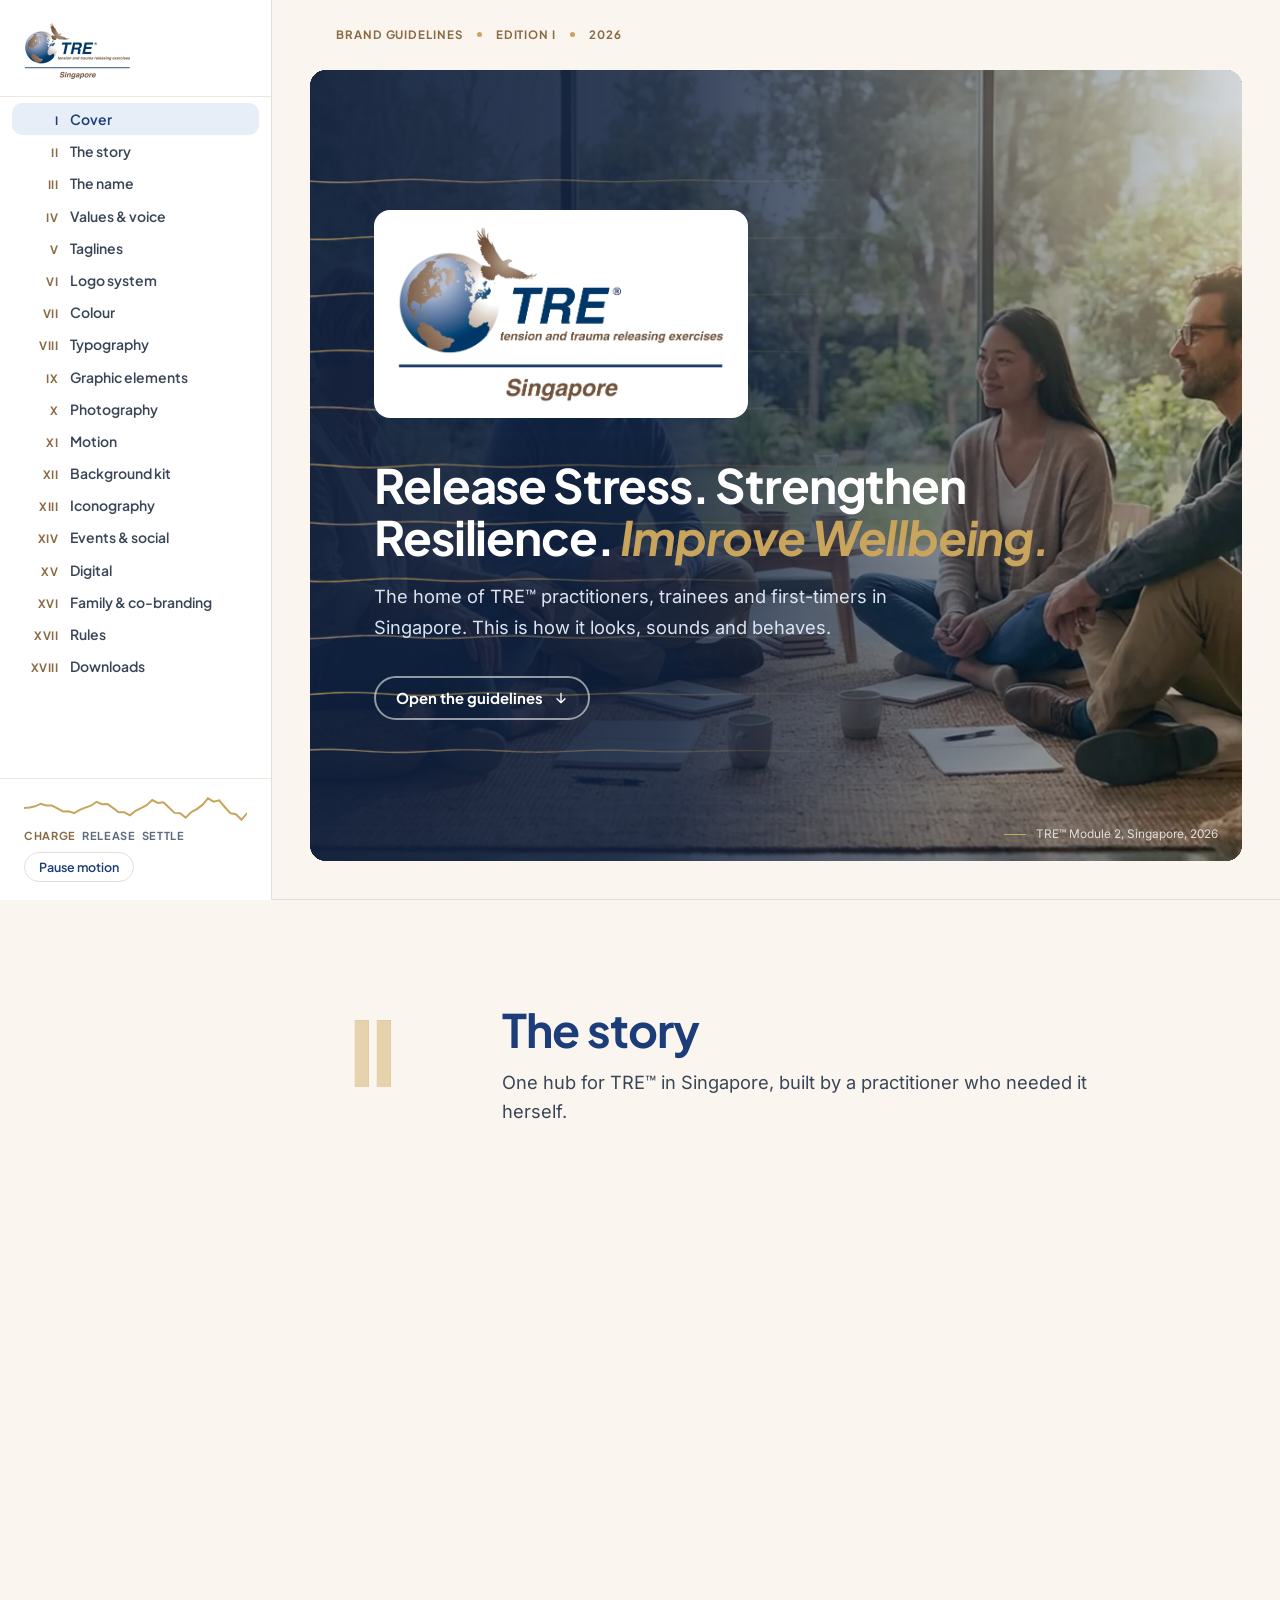
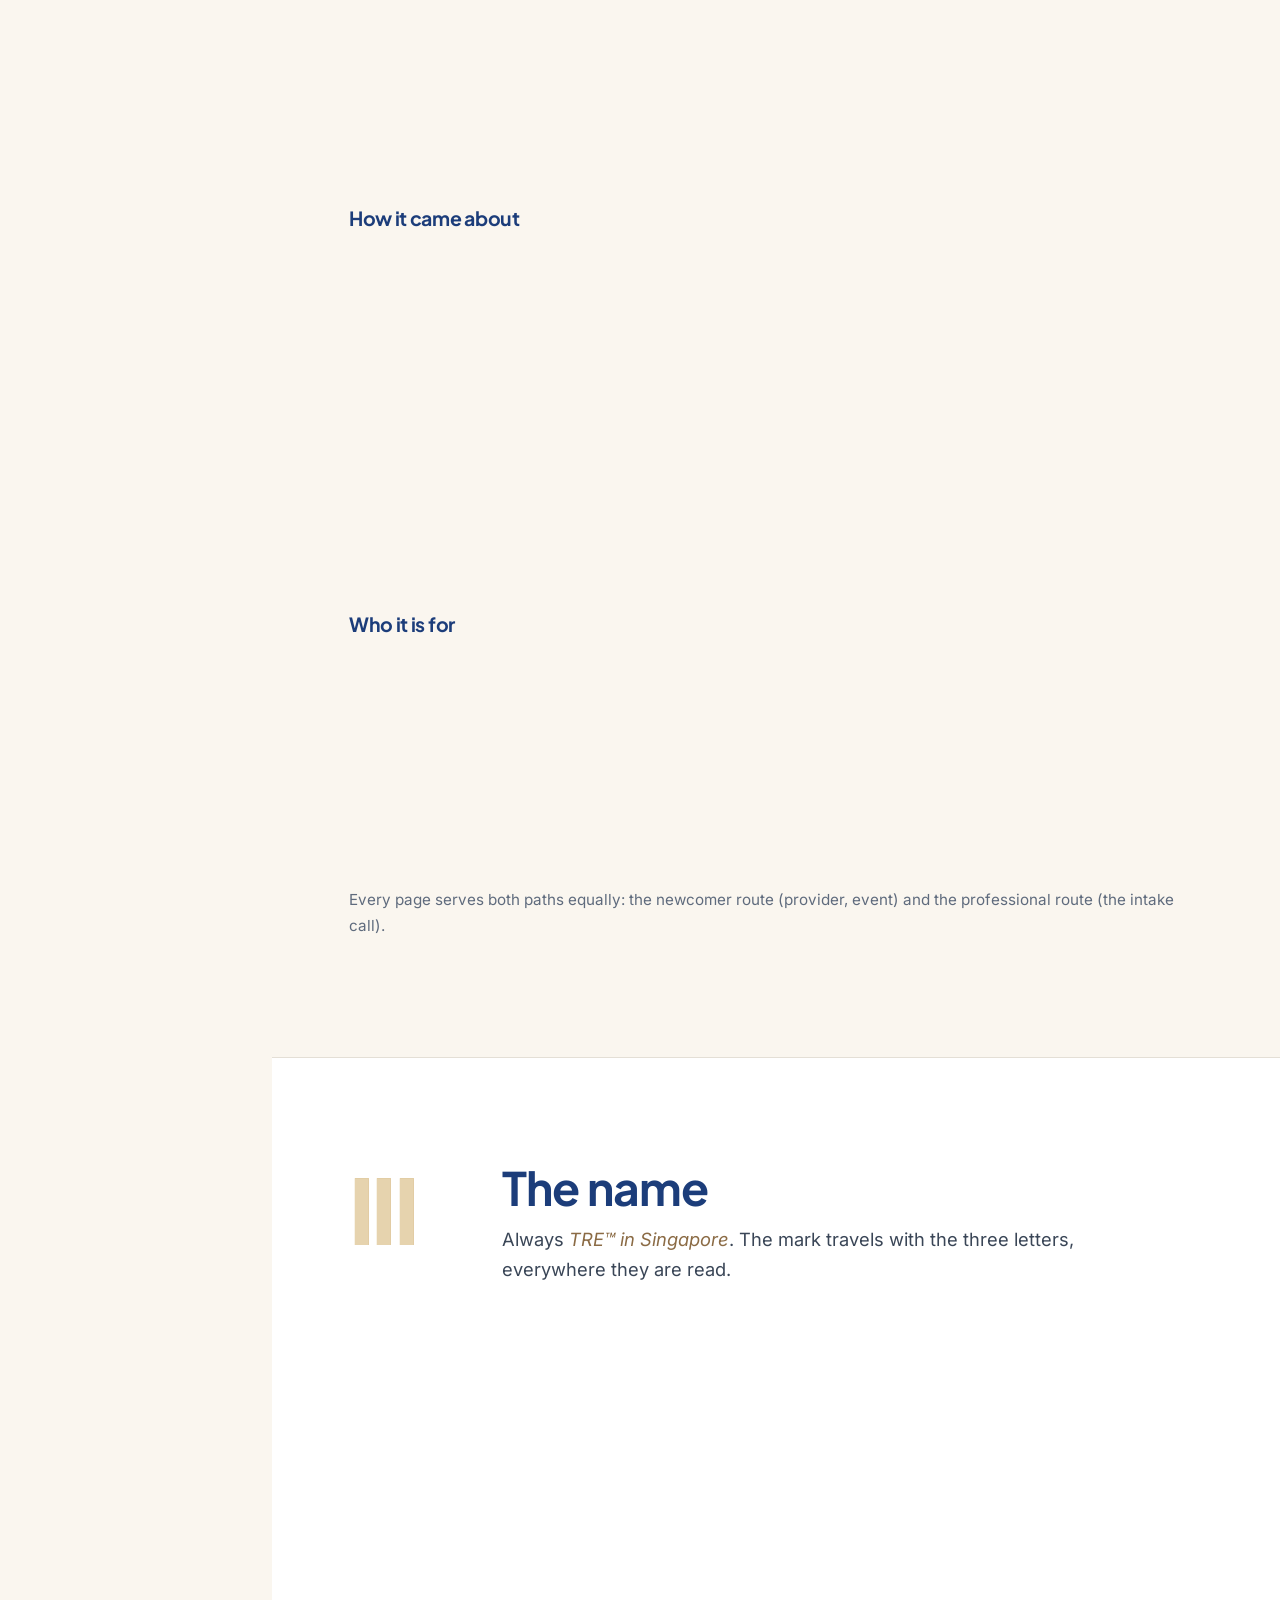
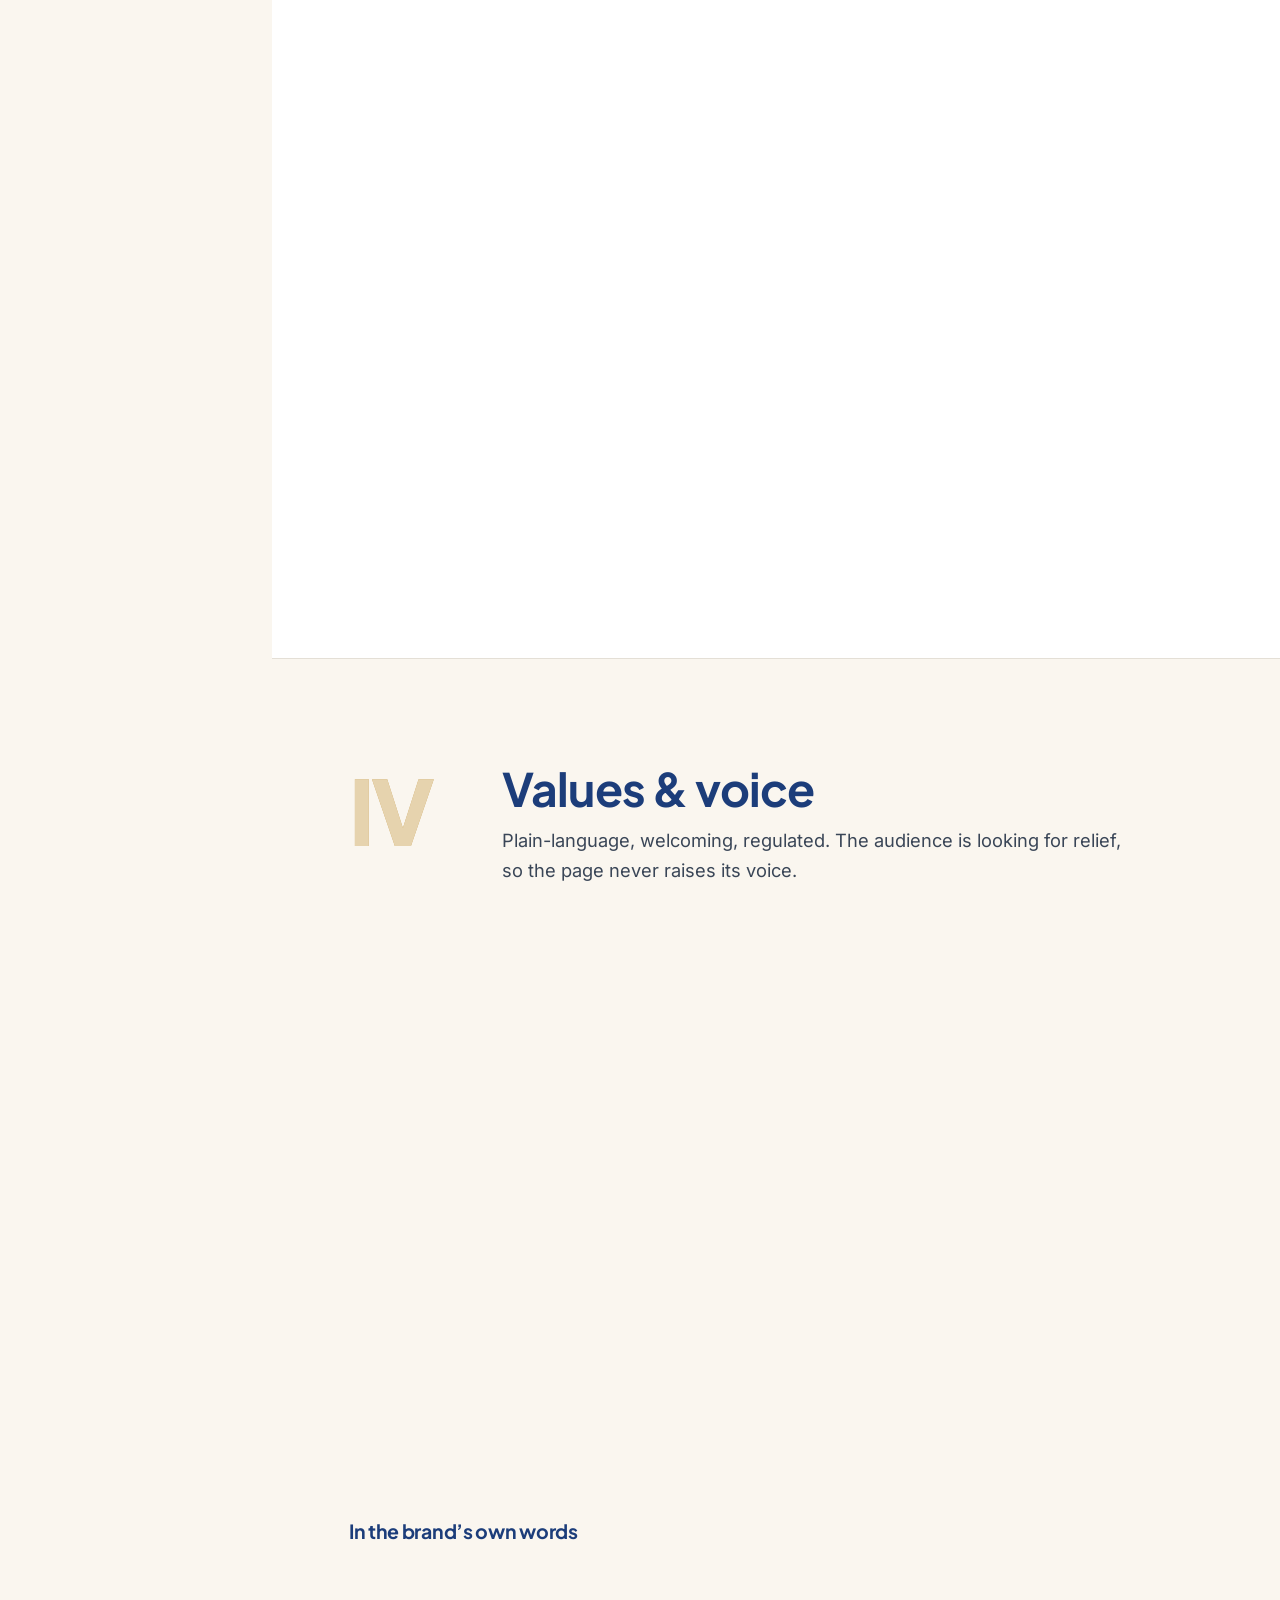
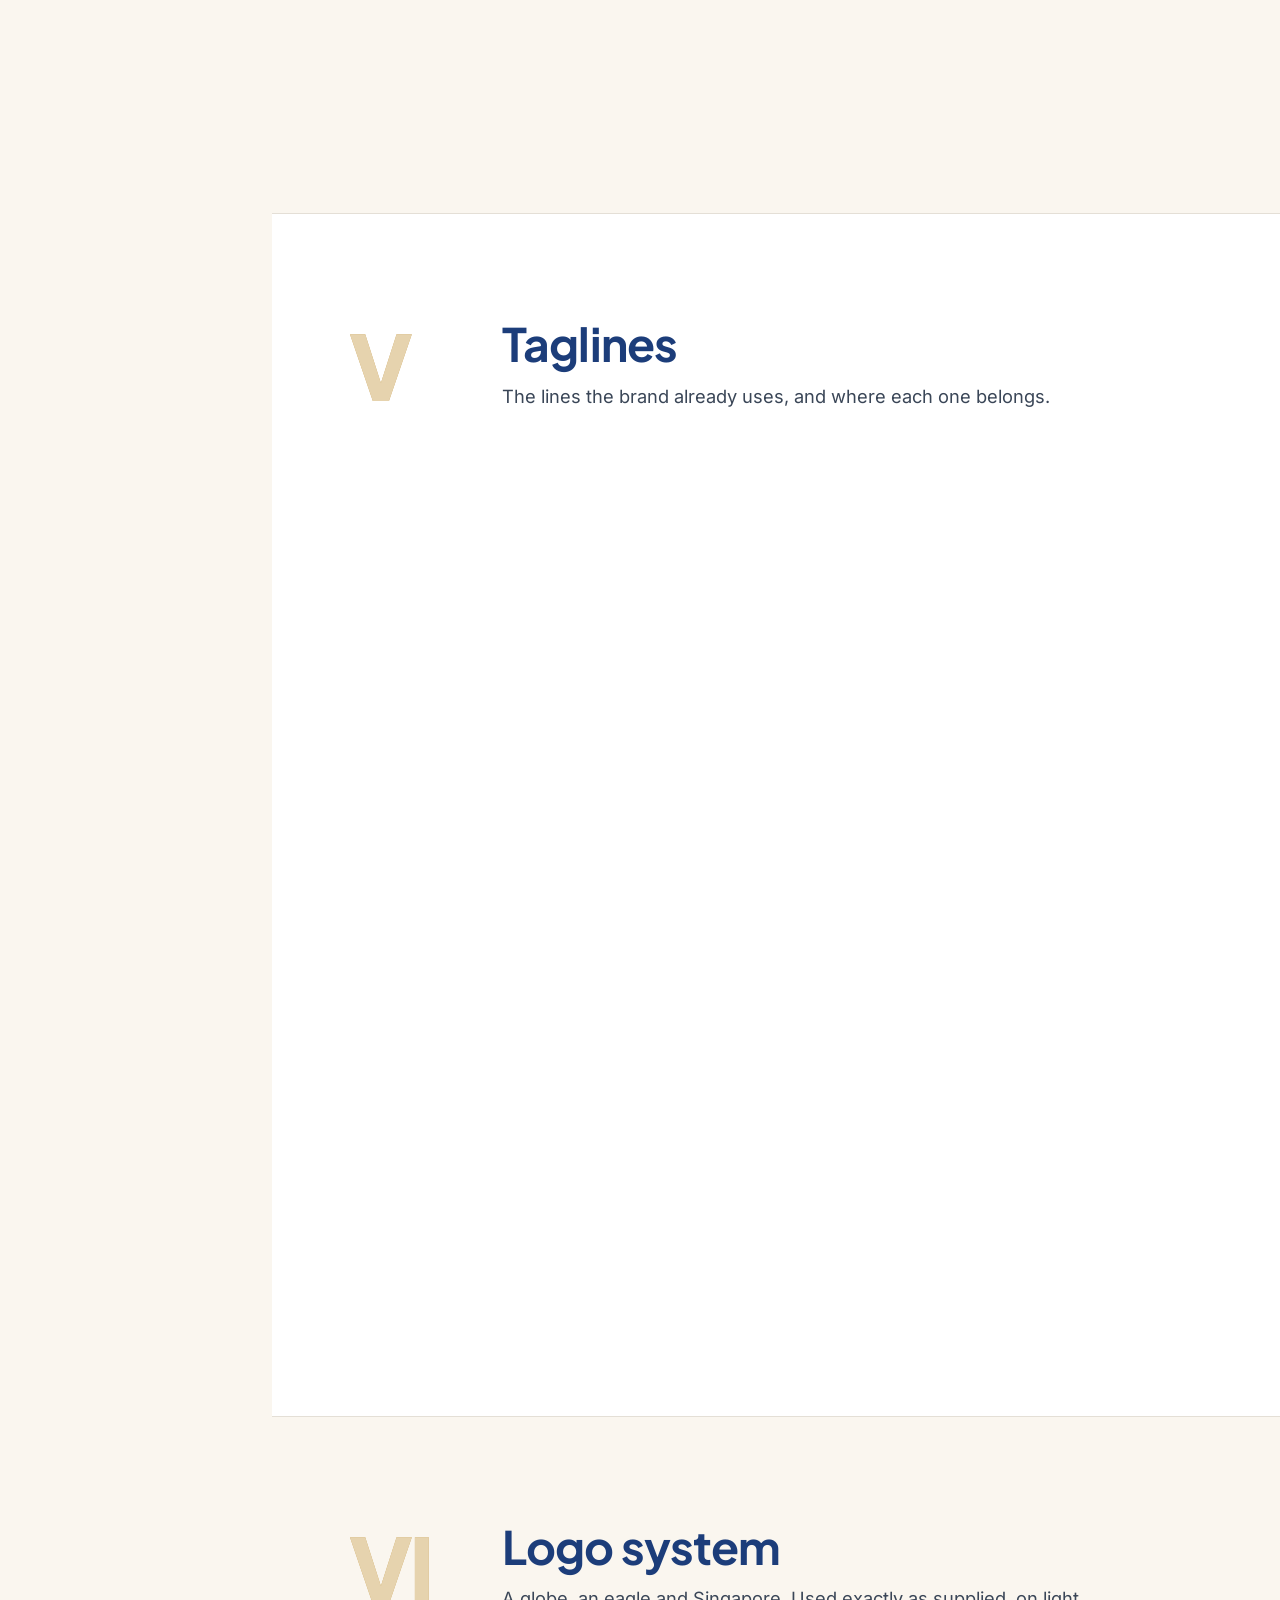
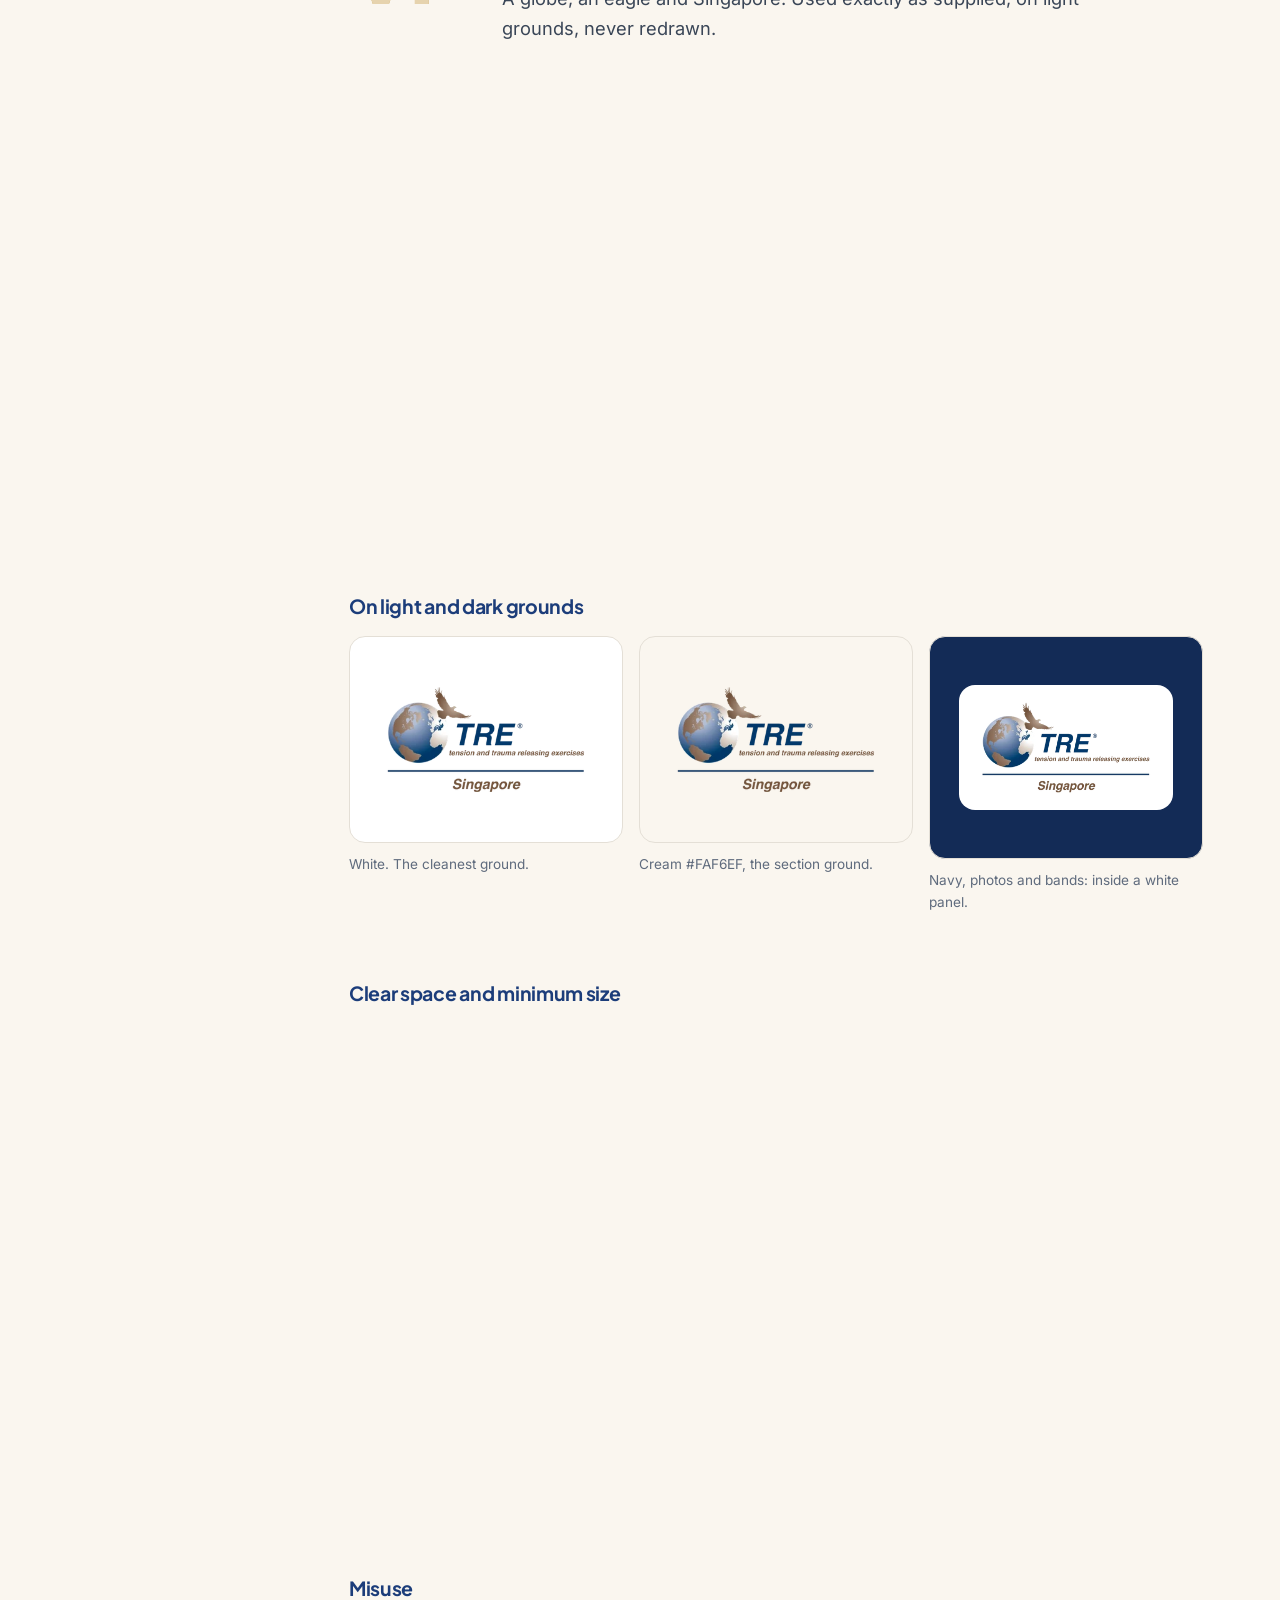
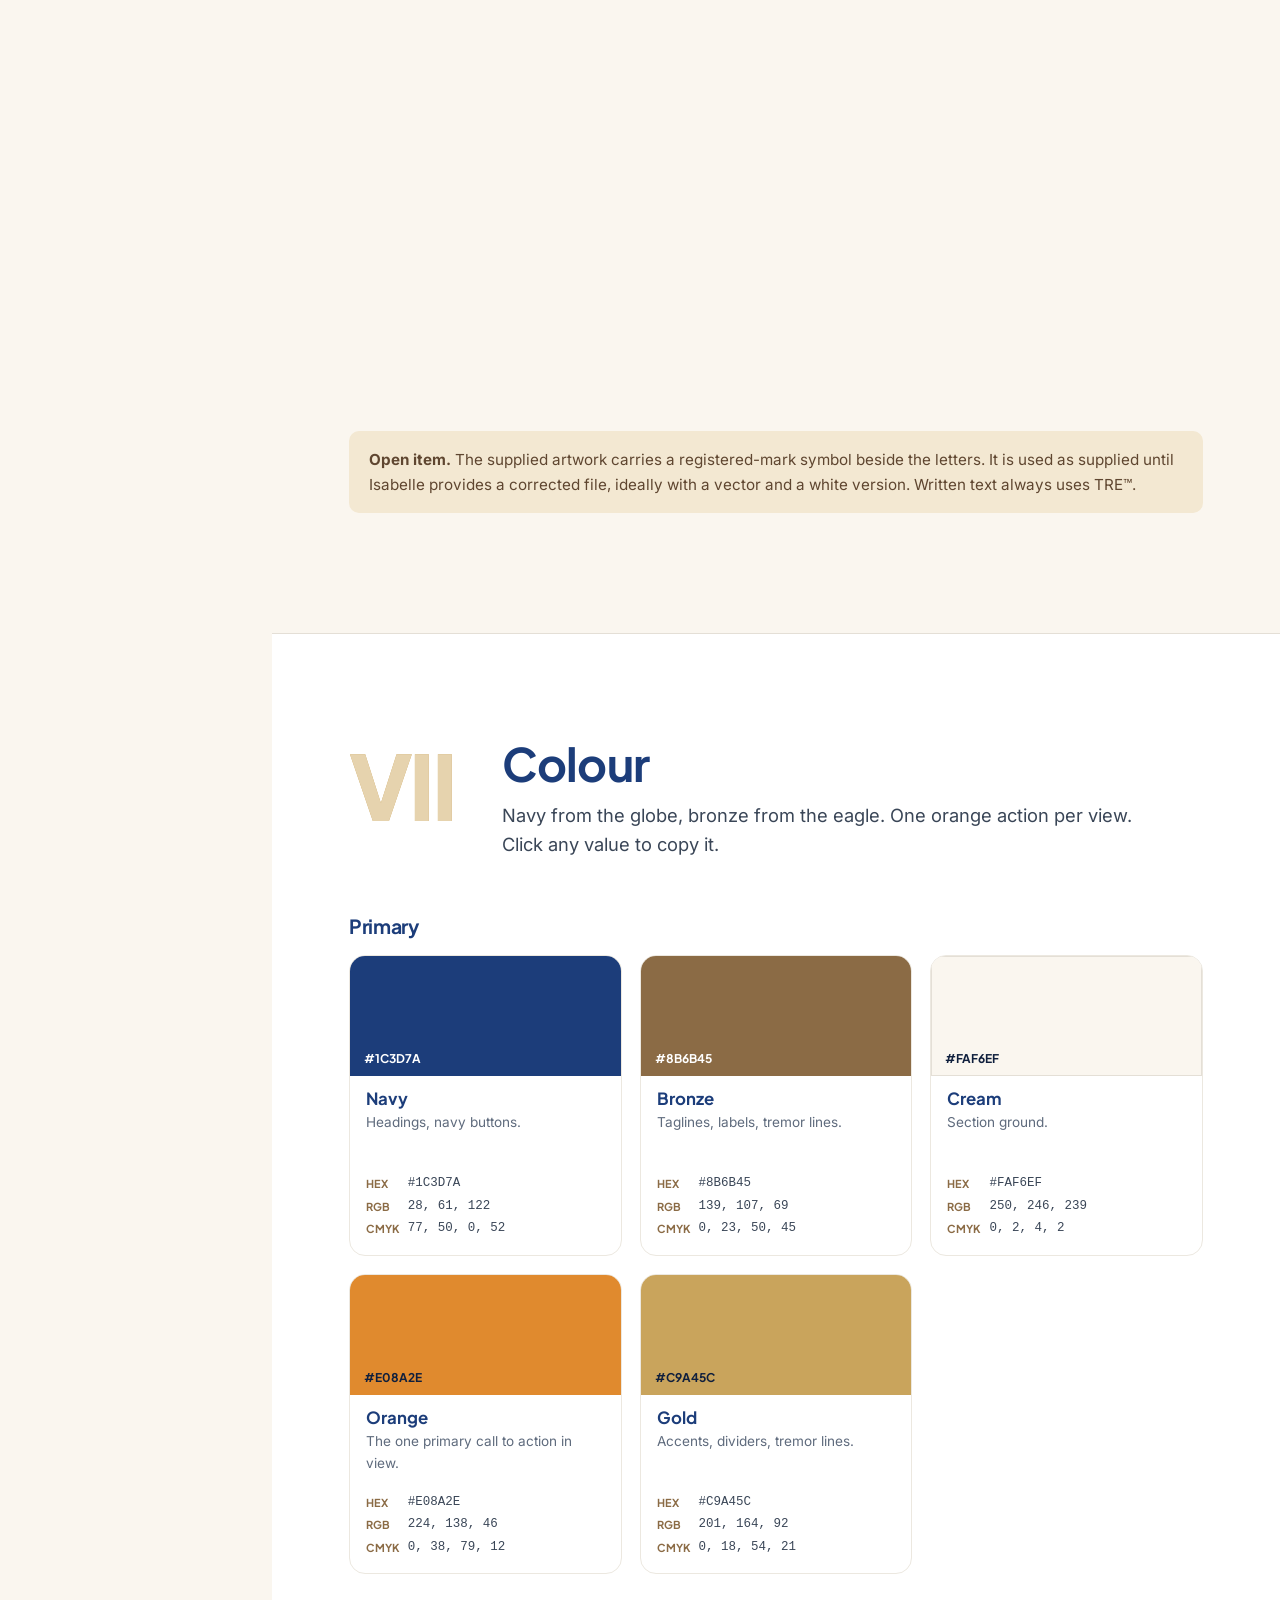
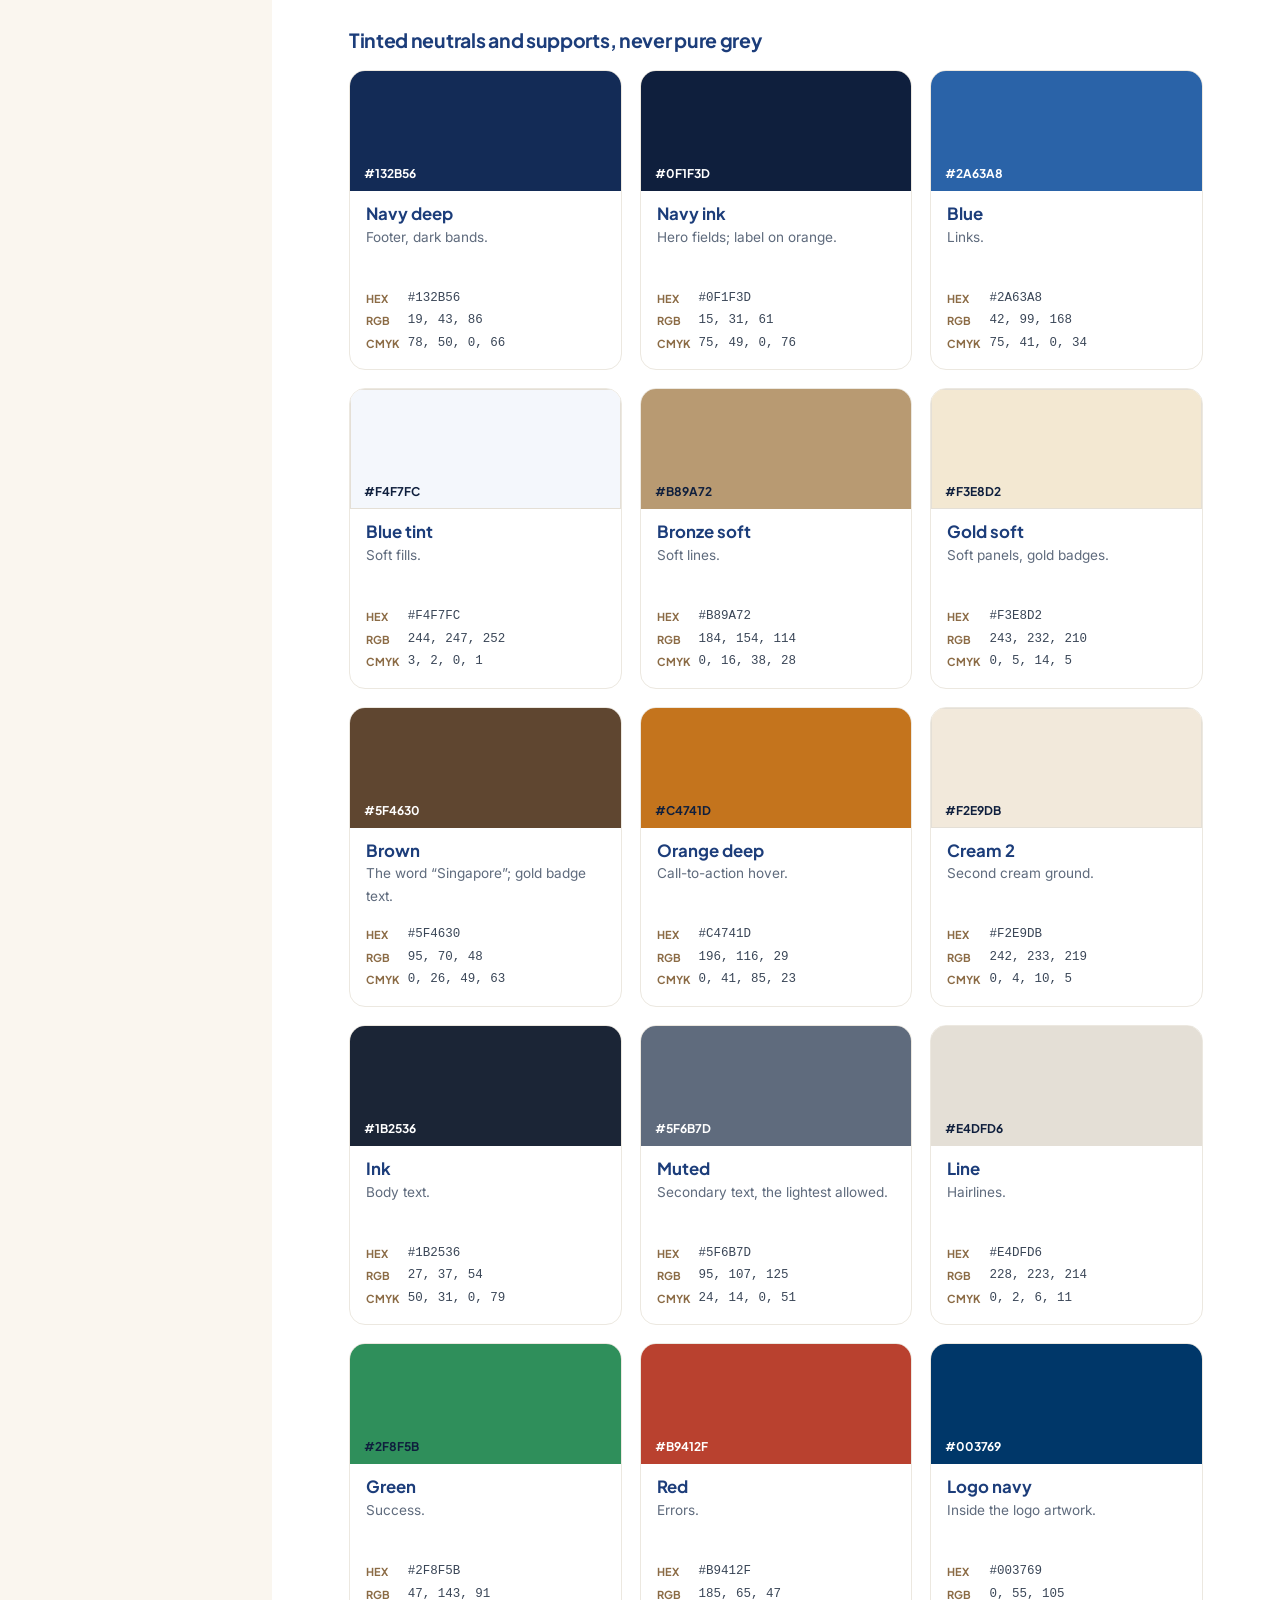
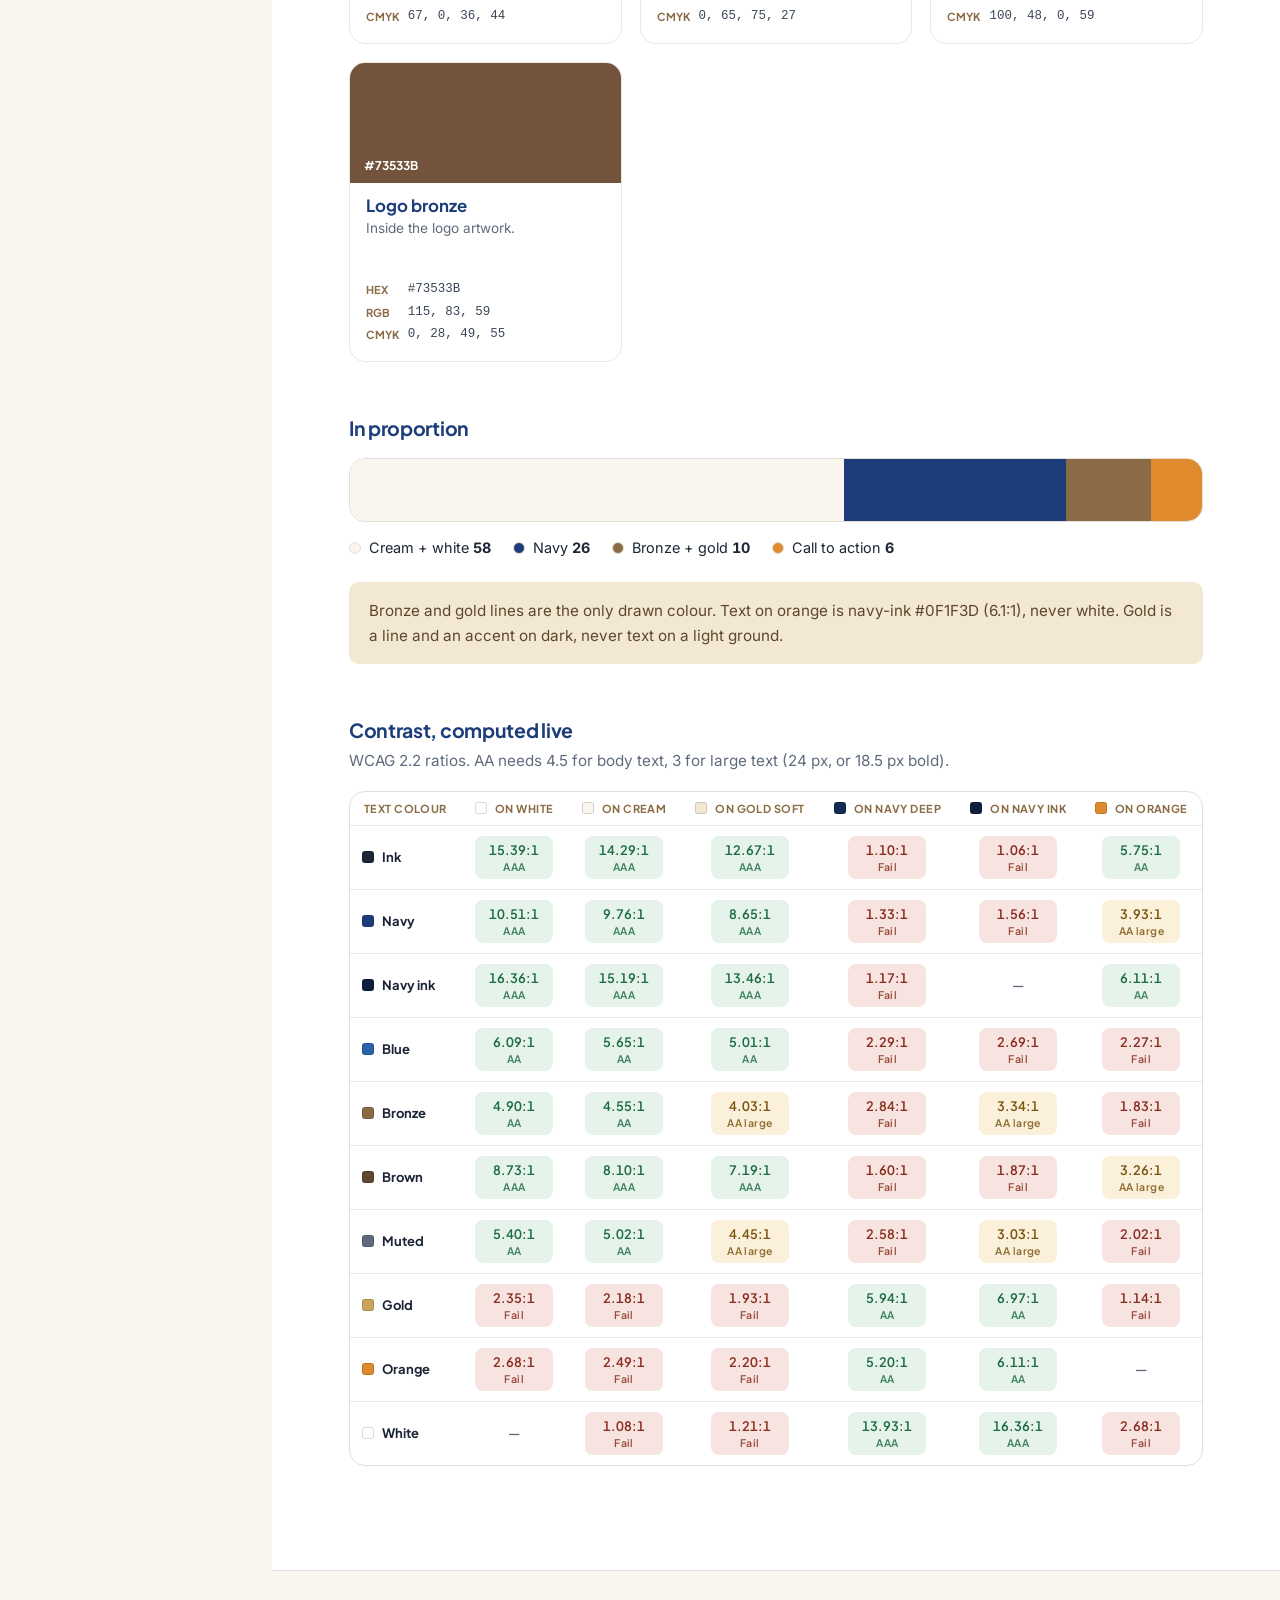
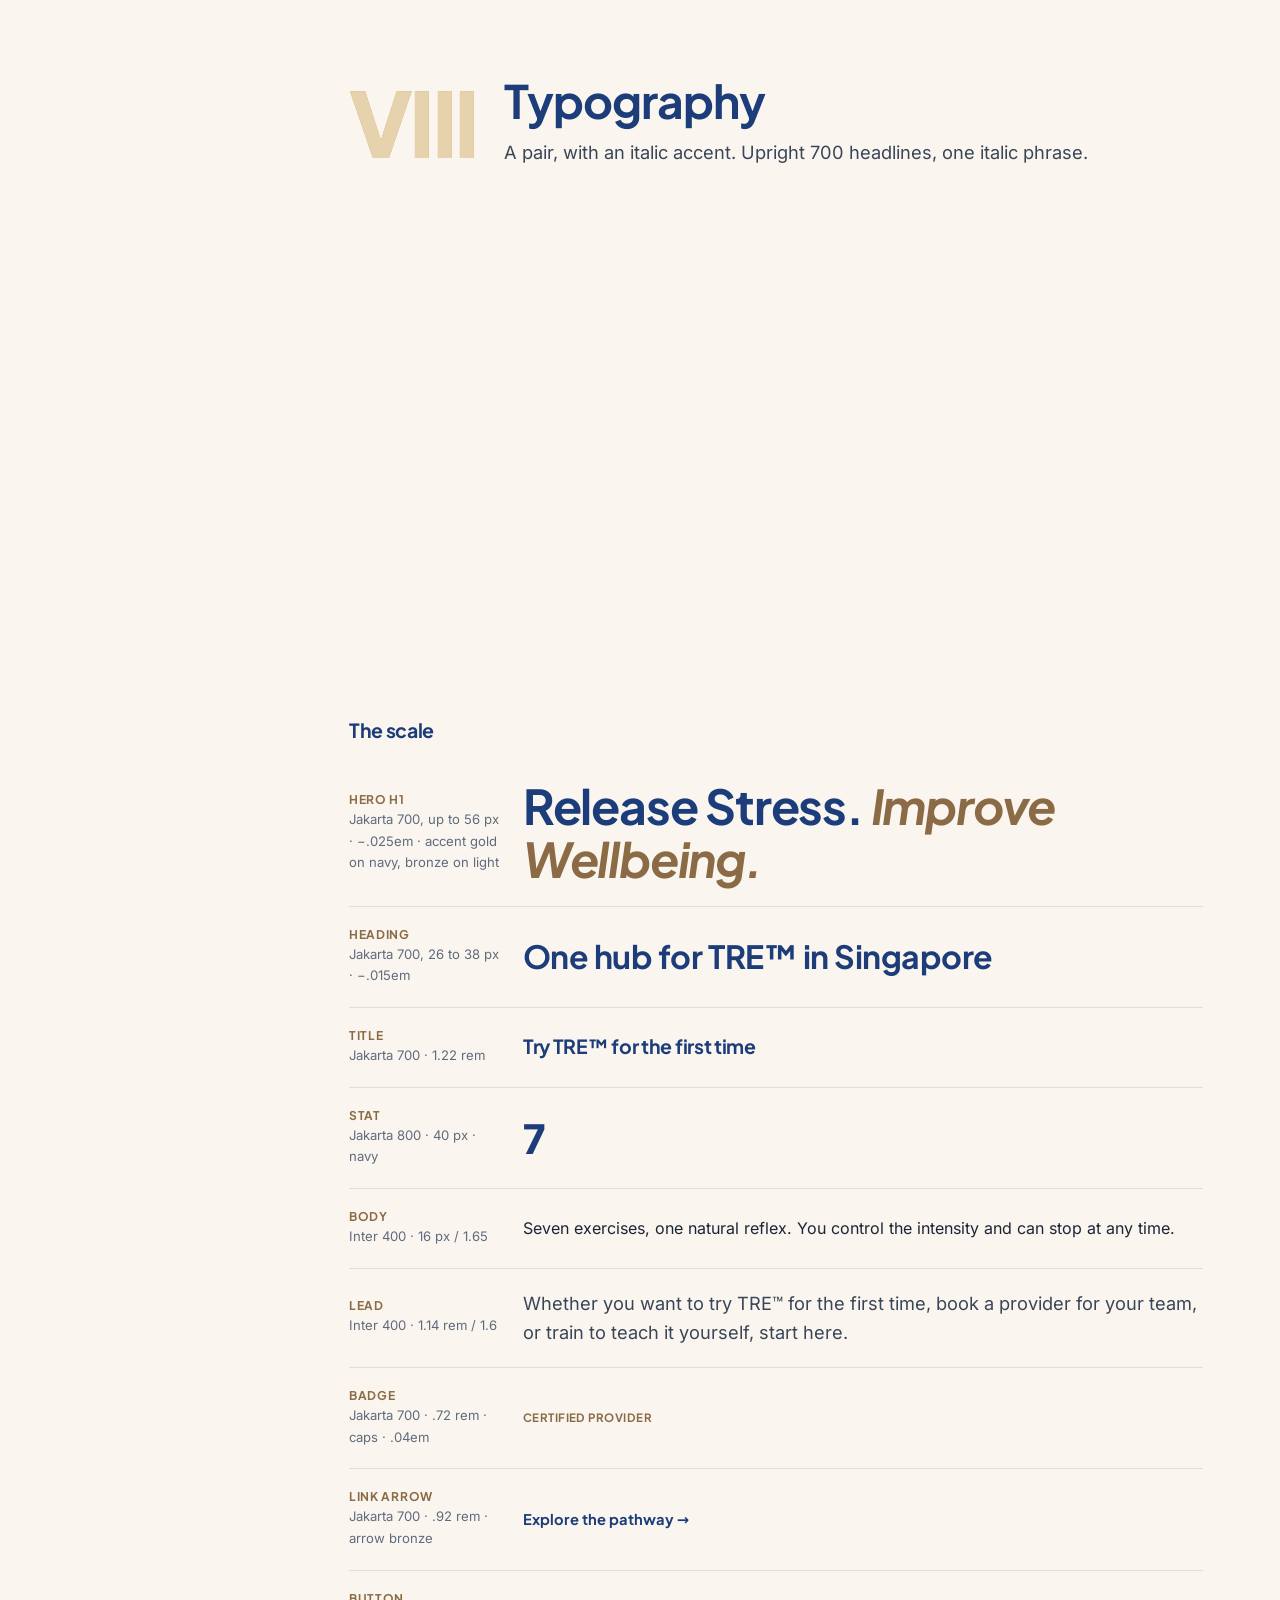
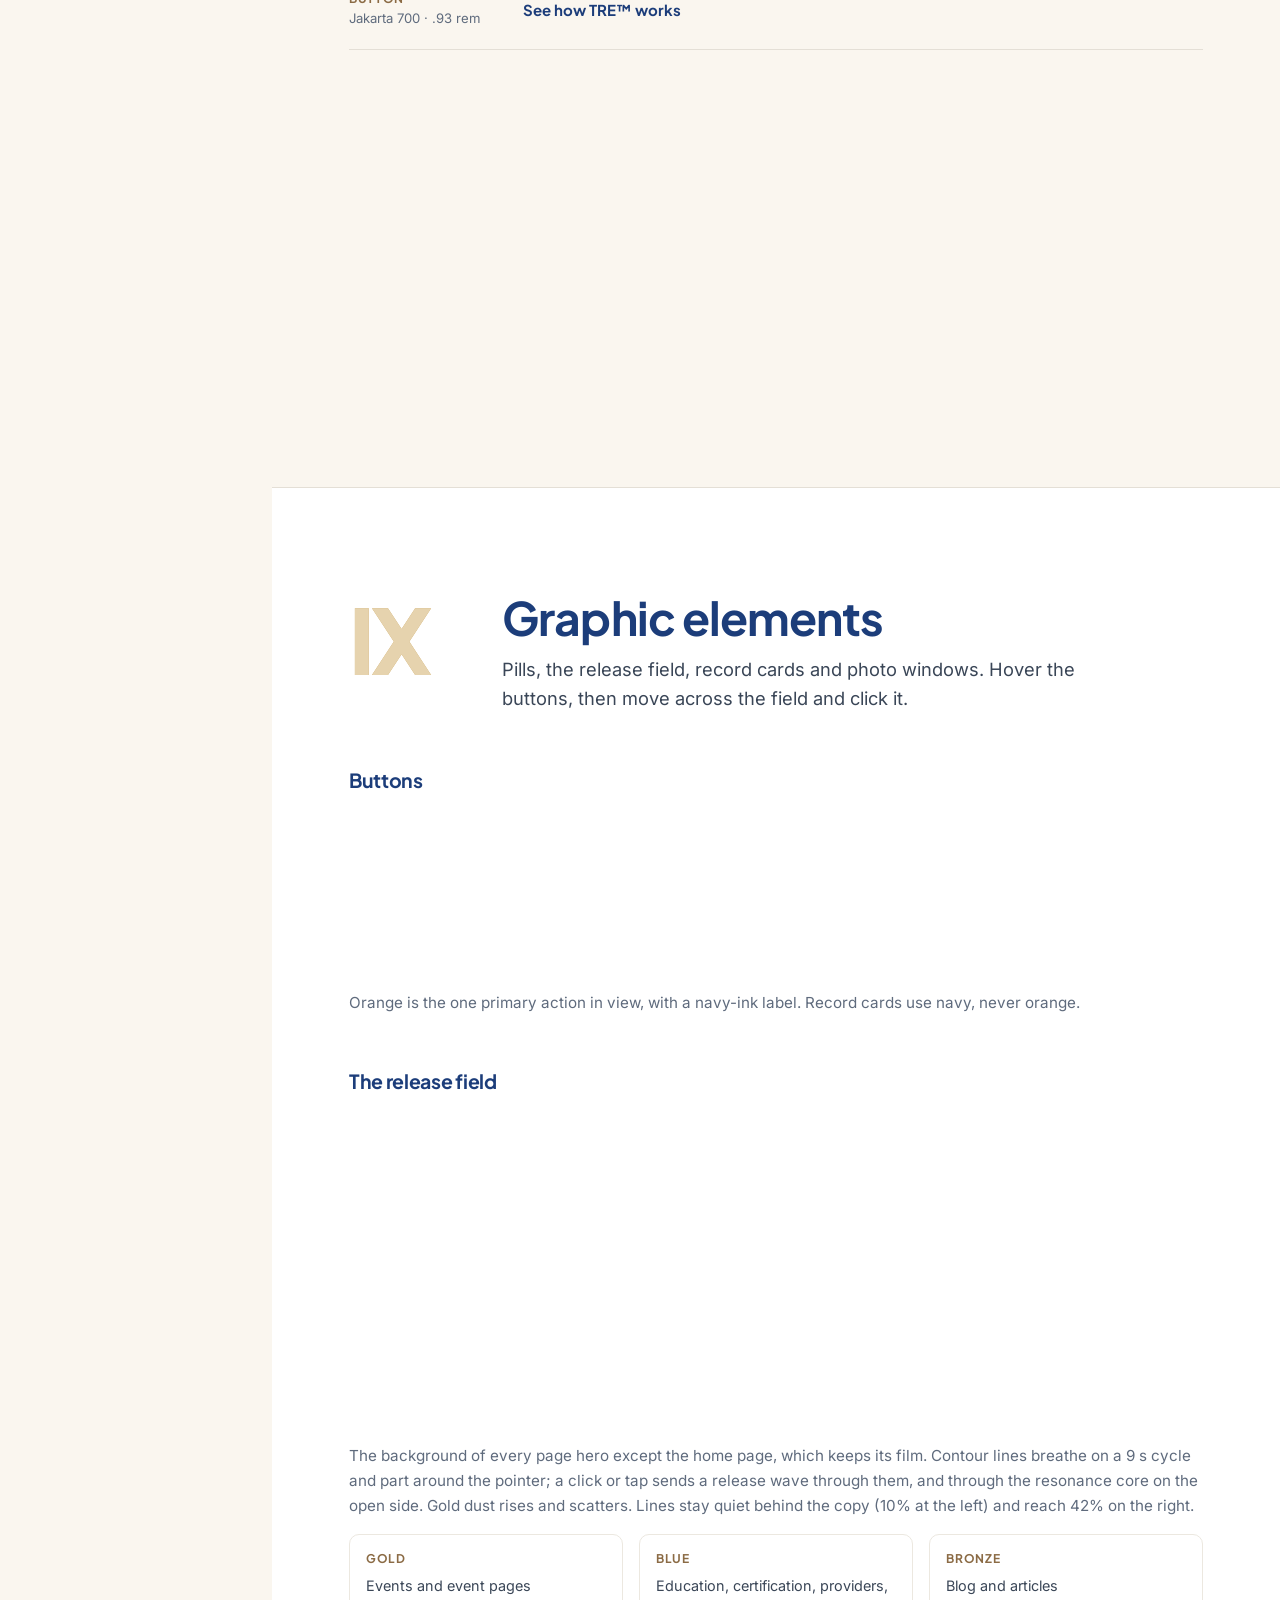
<file: index.html>
<!doctype html>
<html lang="en-GB">
<head>
<meta charset="utf-8">
<meta name="robots" content="noindex,nofollow">
<meta name="color-scheme" content="light">
<meta name="viewport" content="width=device-width, initial-scale=1">
<meta http-equiv="refresh" content="0; url=brand/index.html">
<title>TRE™ in Singapore brand guidelines</title>
</head>
<body style="font-family:system-ui,sans-serif;background:#faf6ef;color:#1b2536;padding:32px">
<p><a href="brand/index.html" style="color:#1c3d7a">Open the TRE™ in Singapore brand guidelines</a></p>
</body>
</html>
</file>
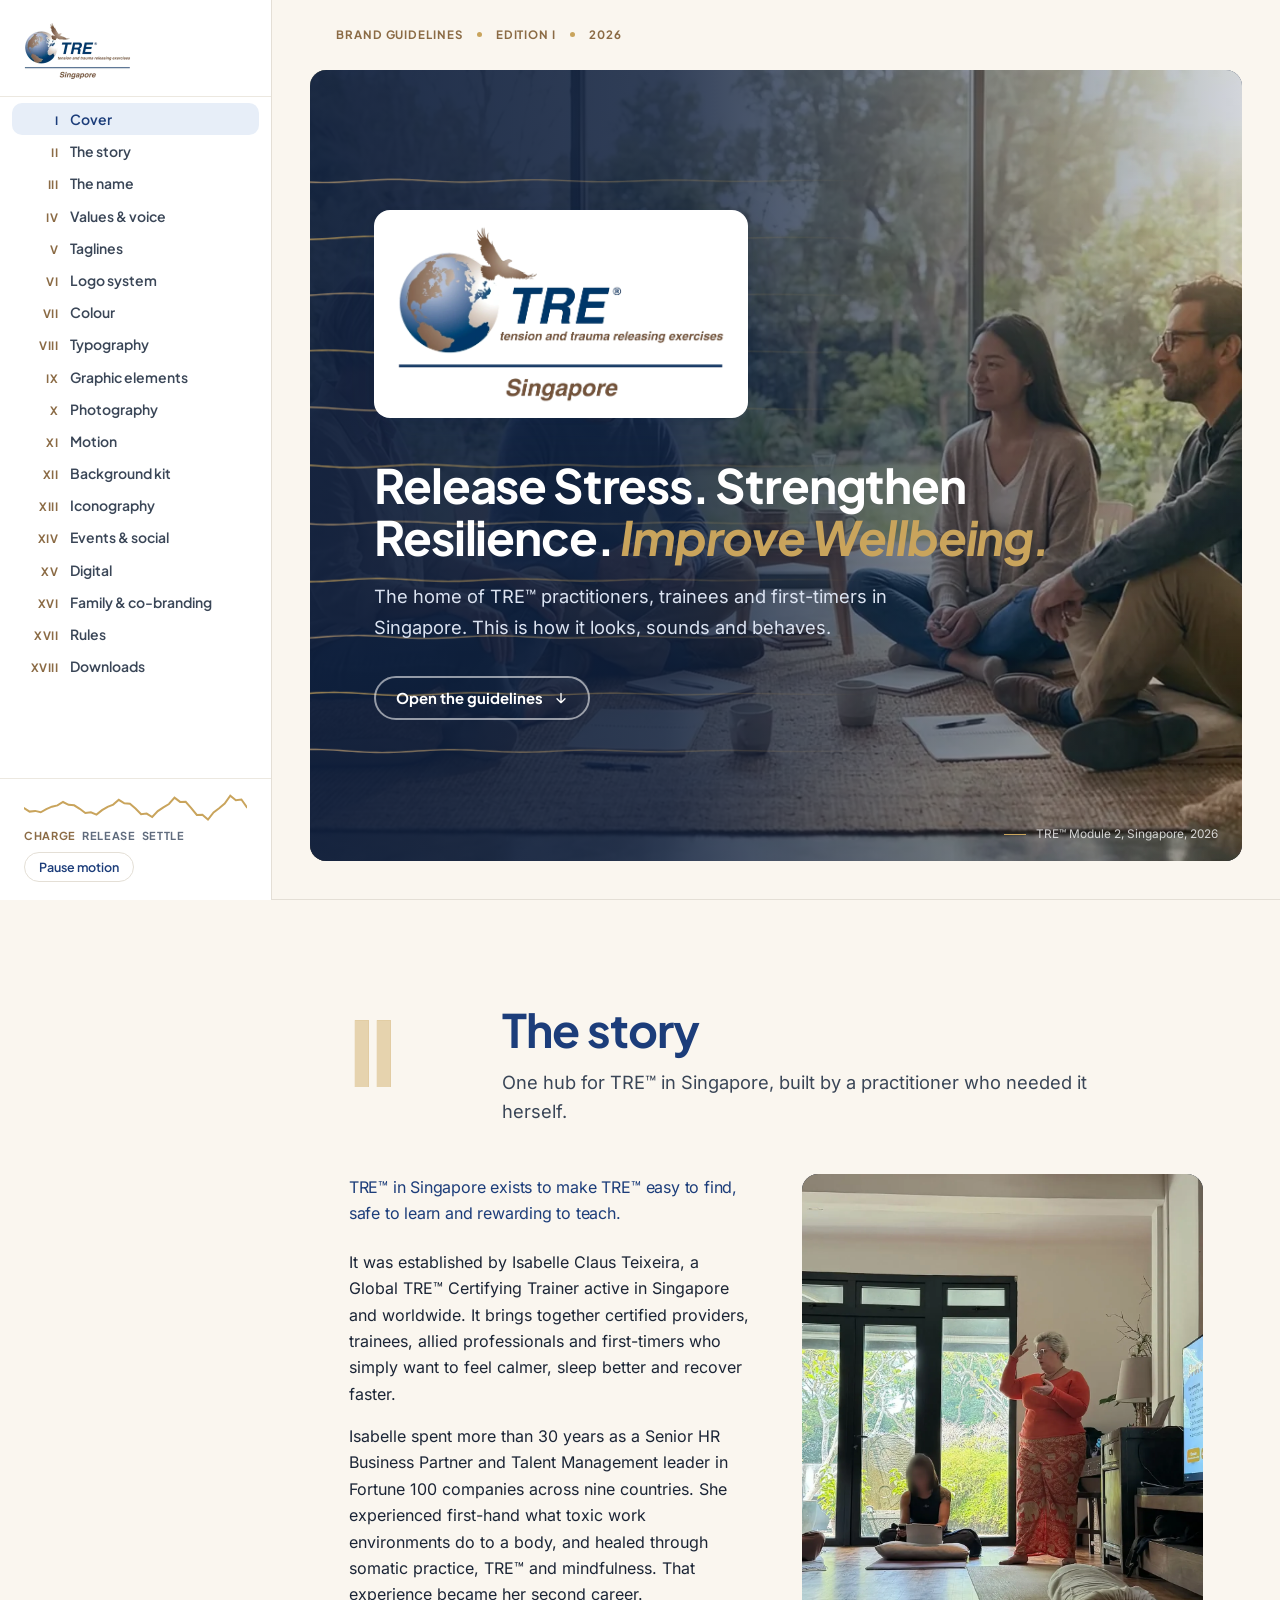
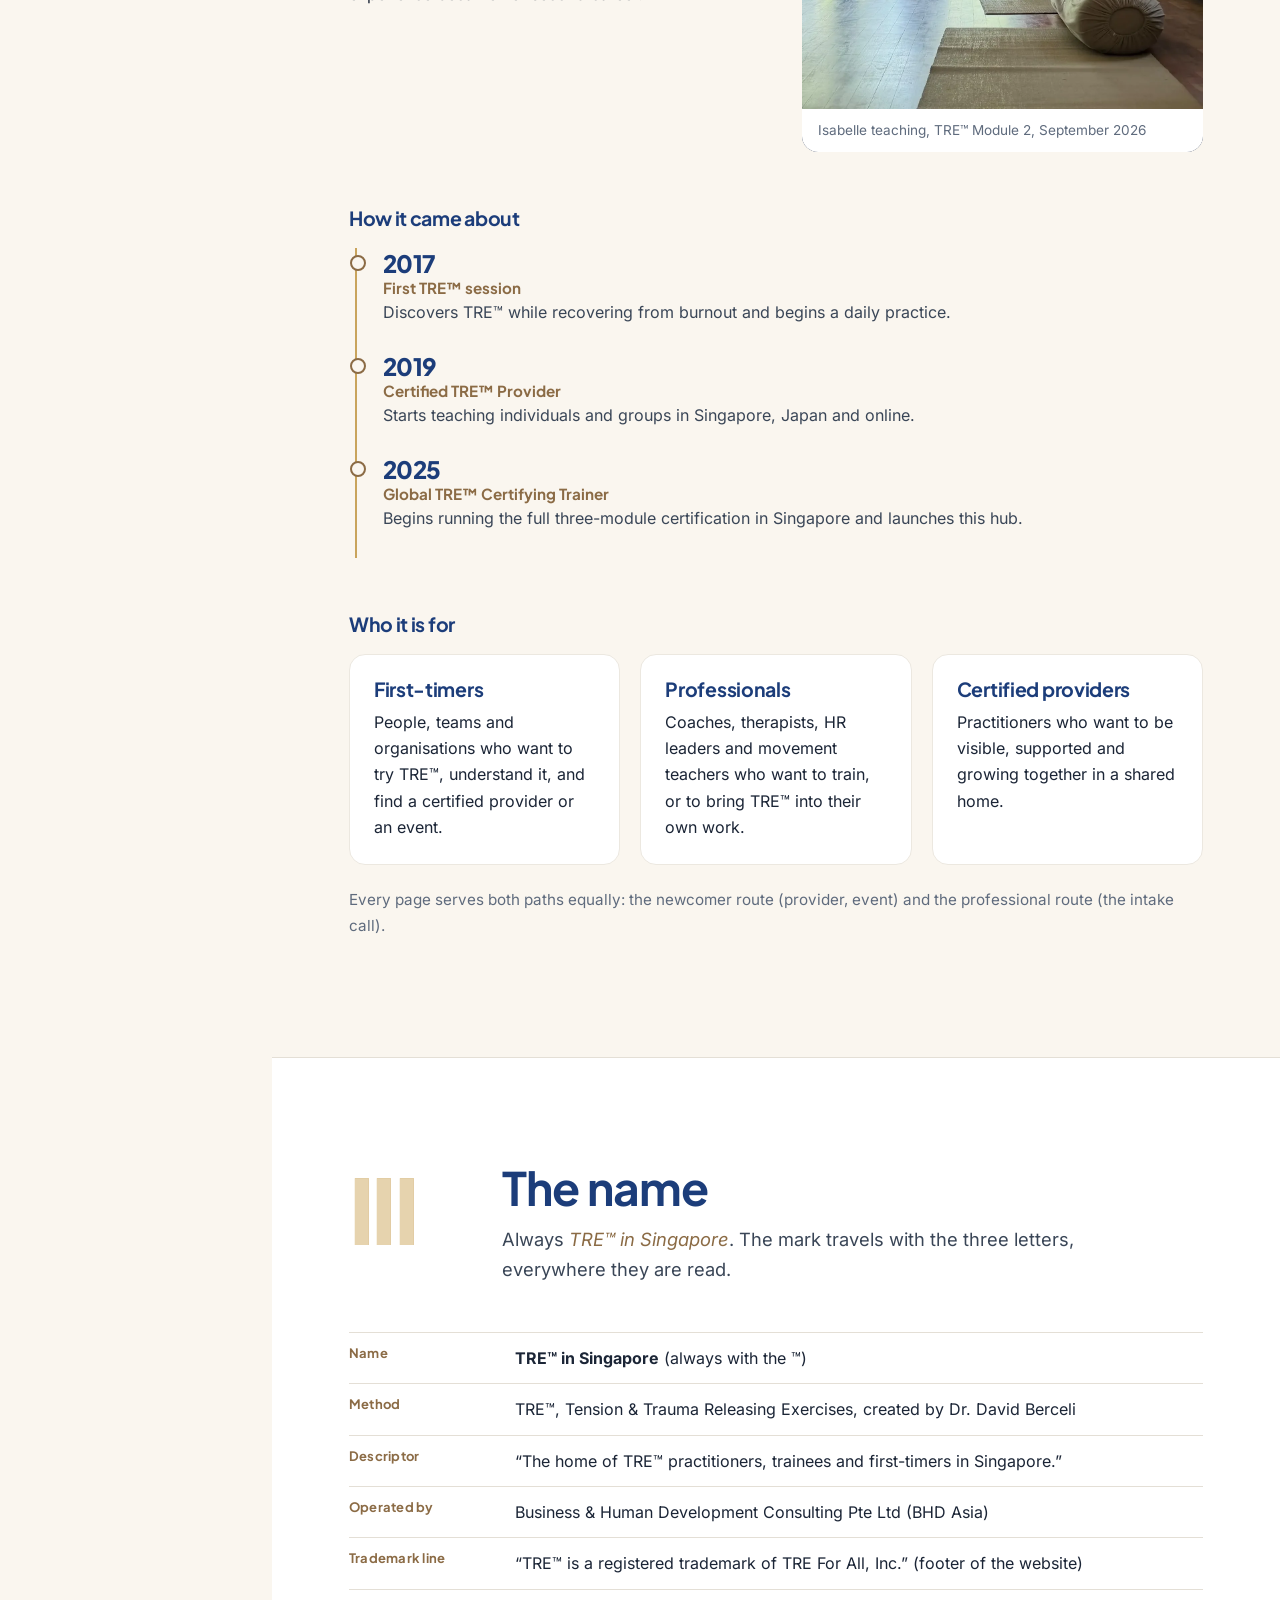
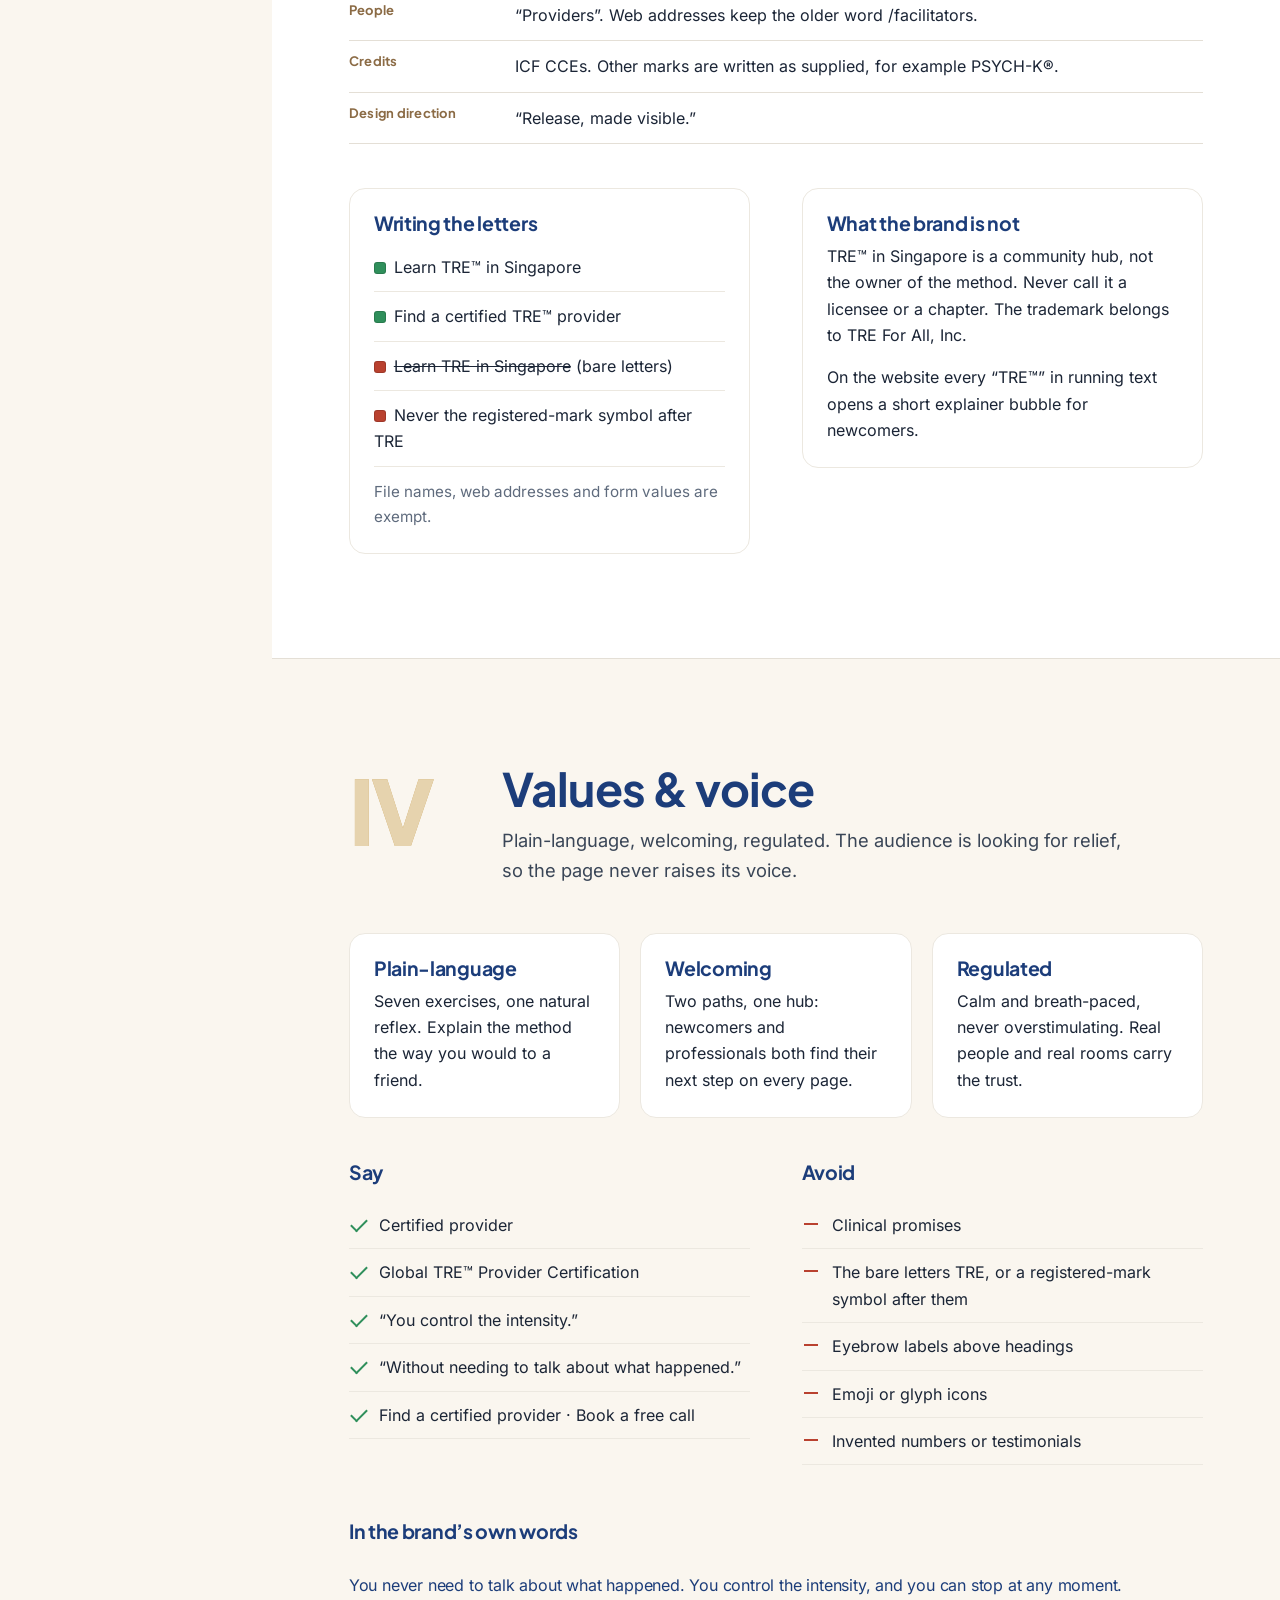
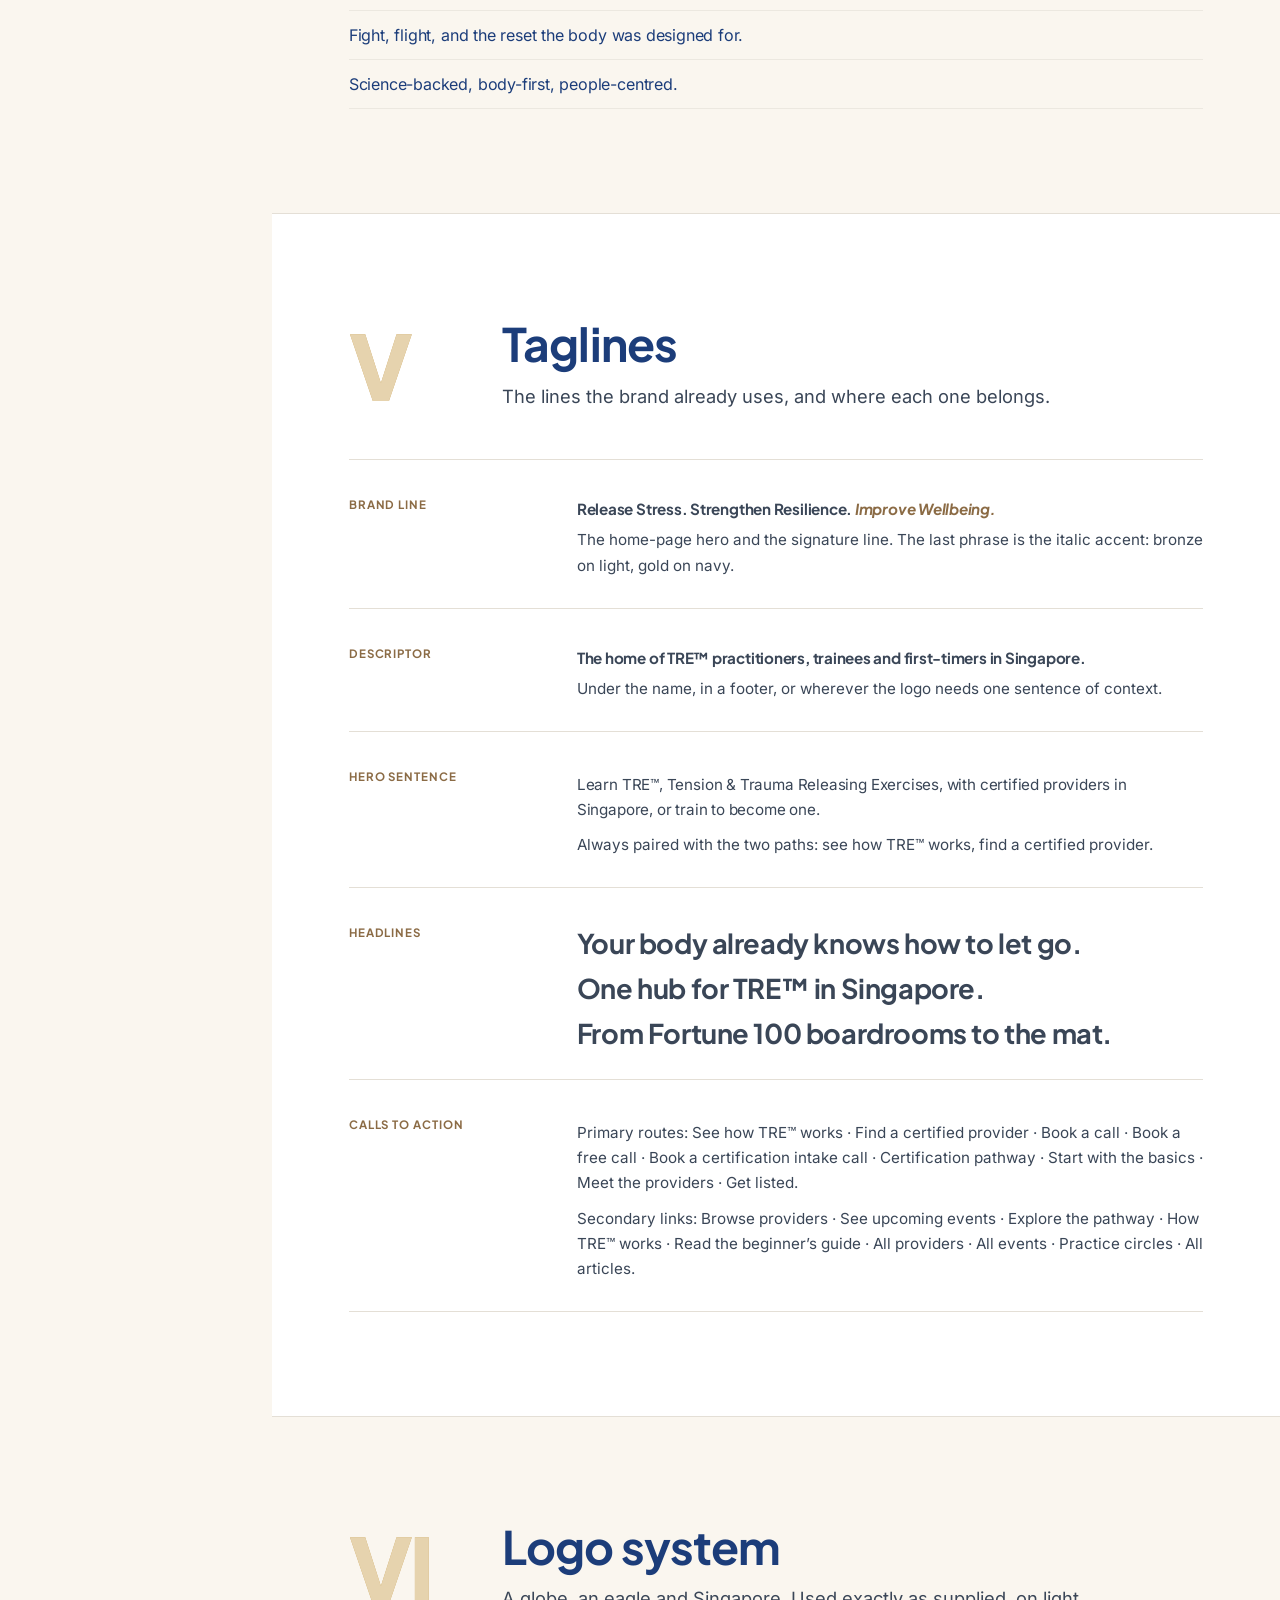
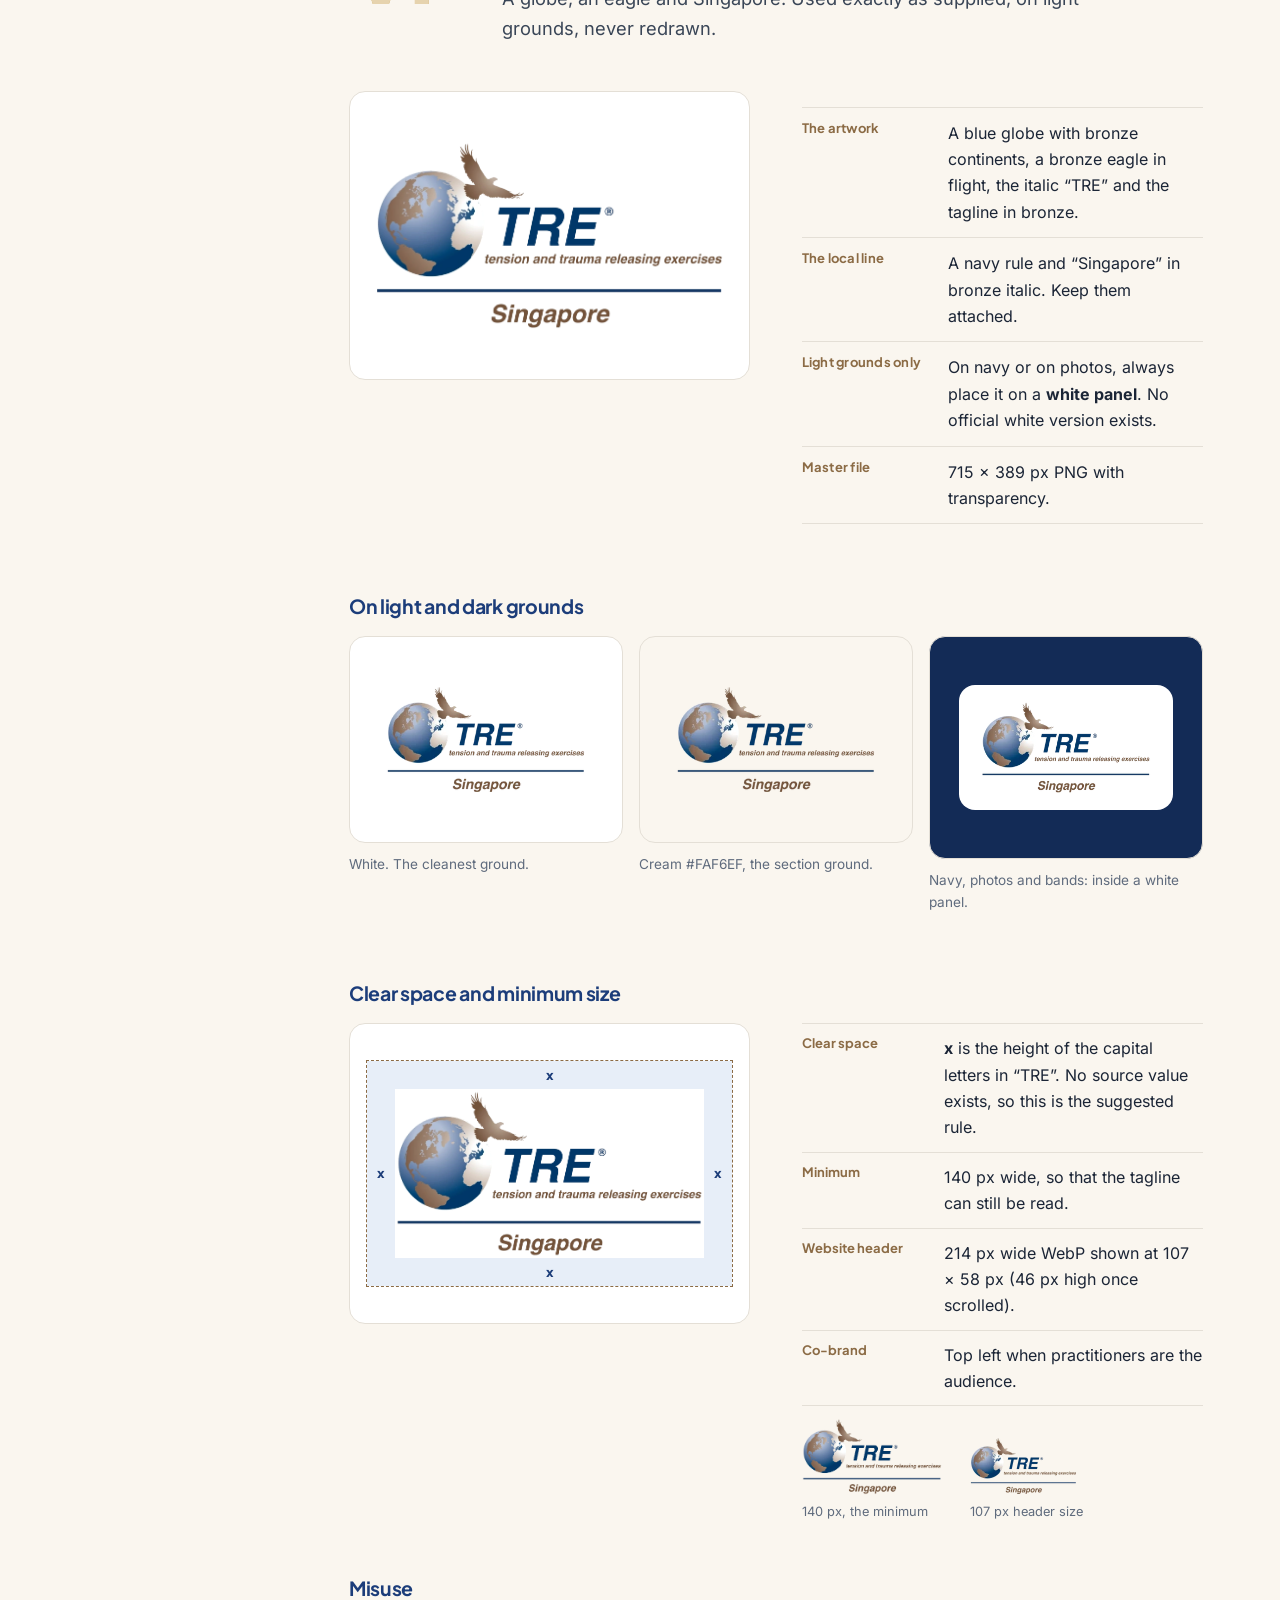
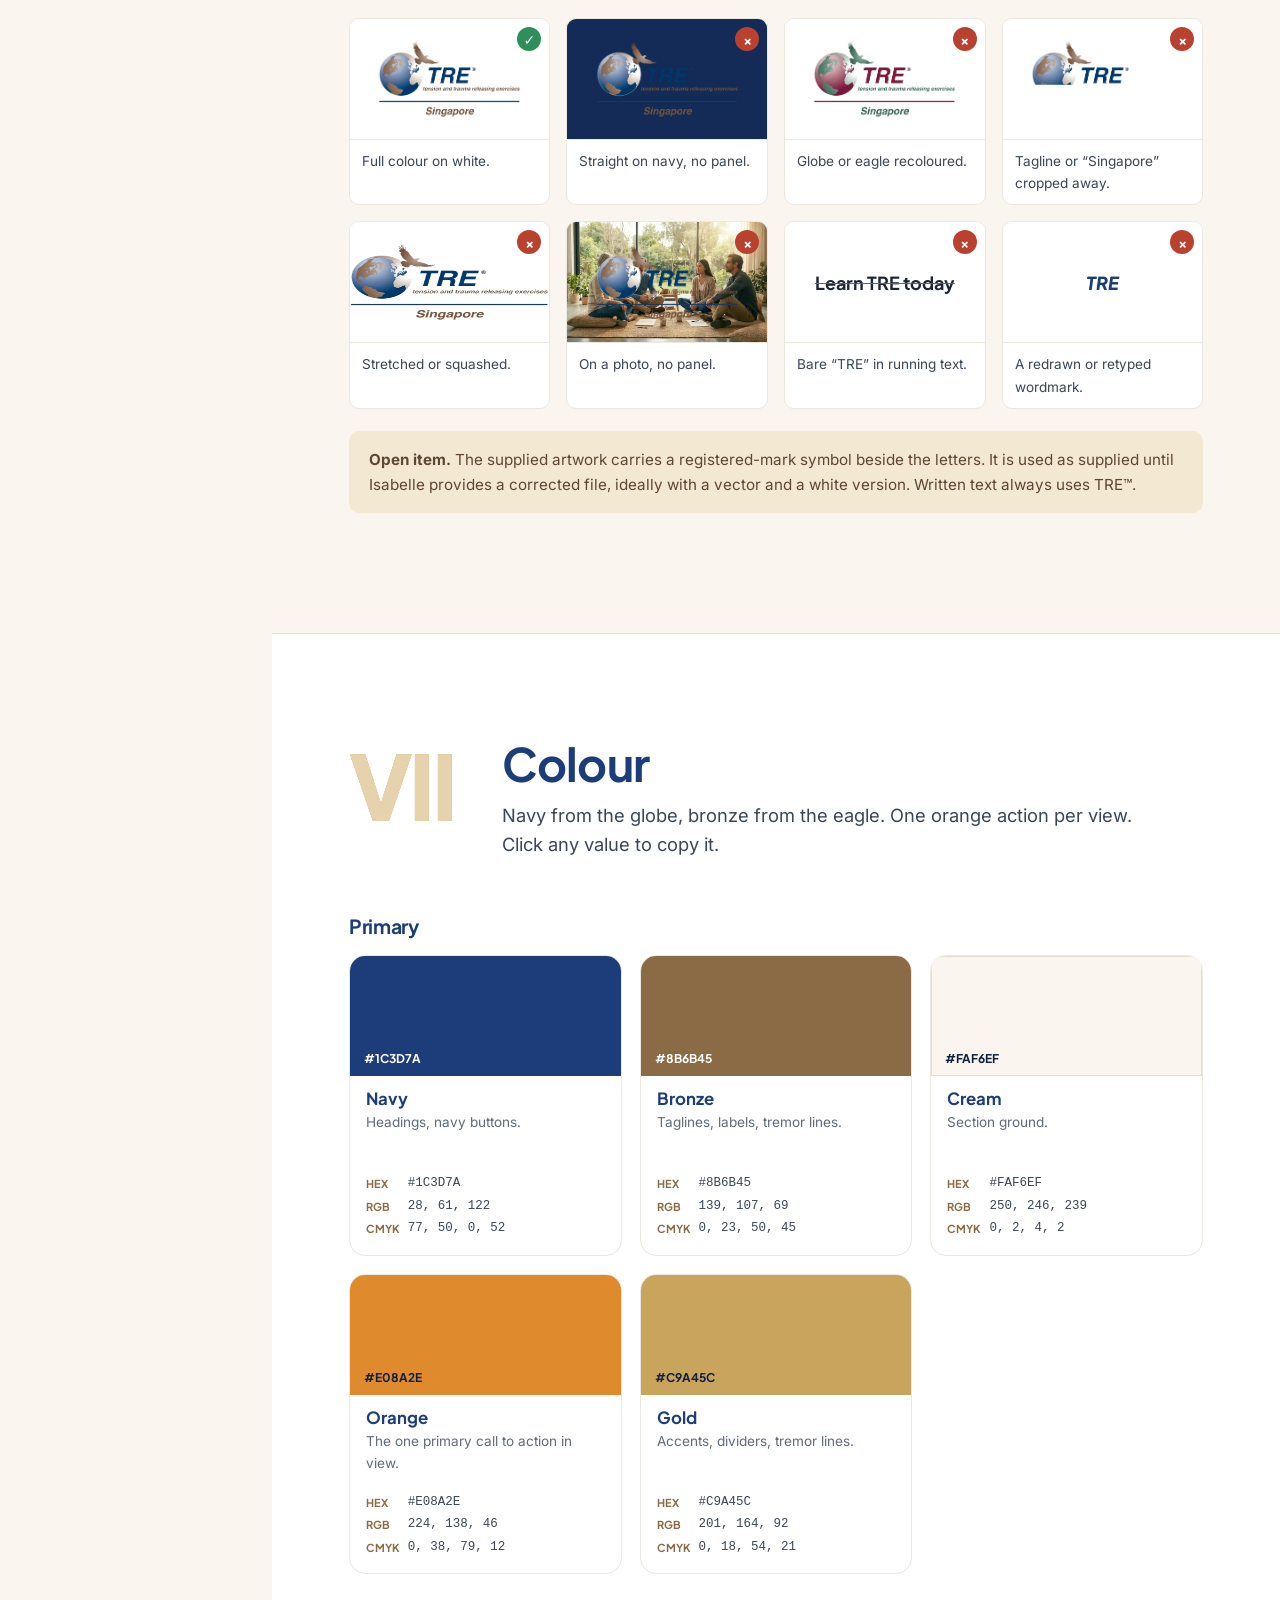
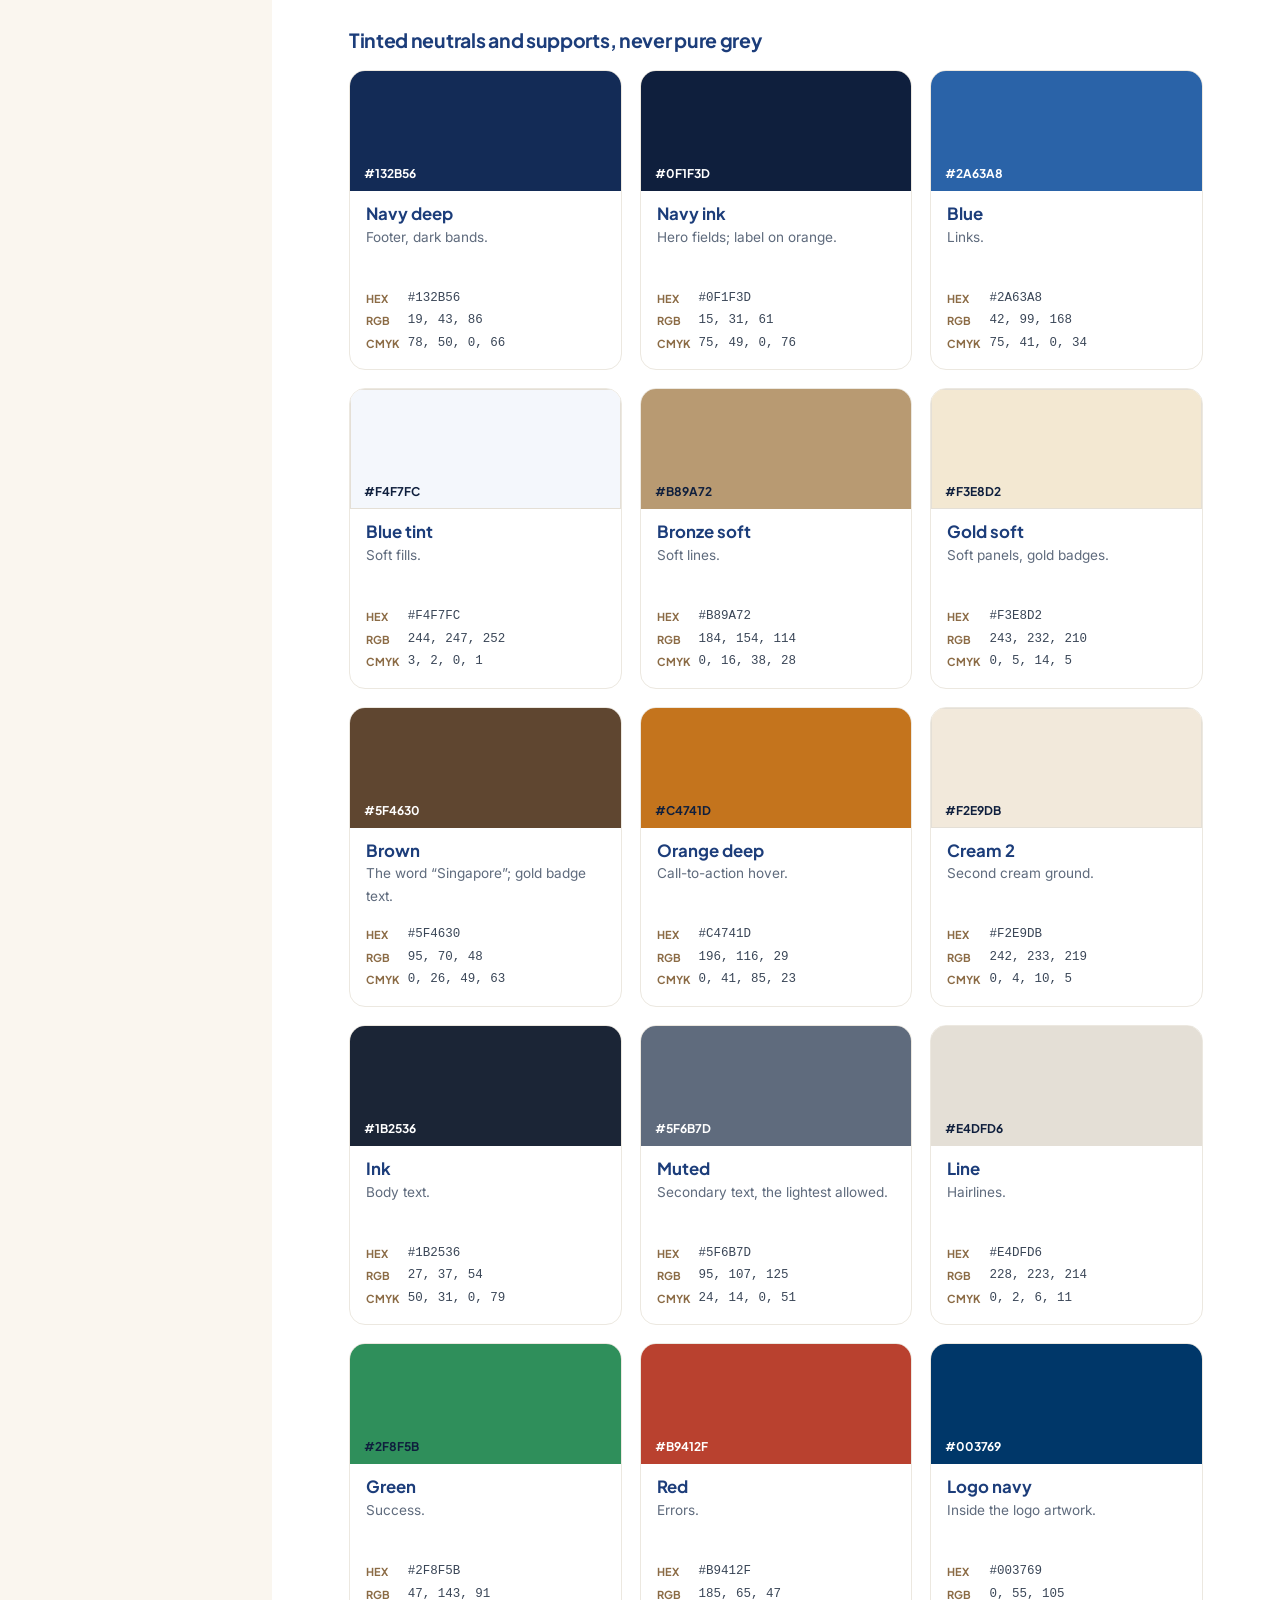
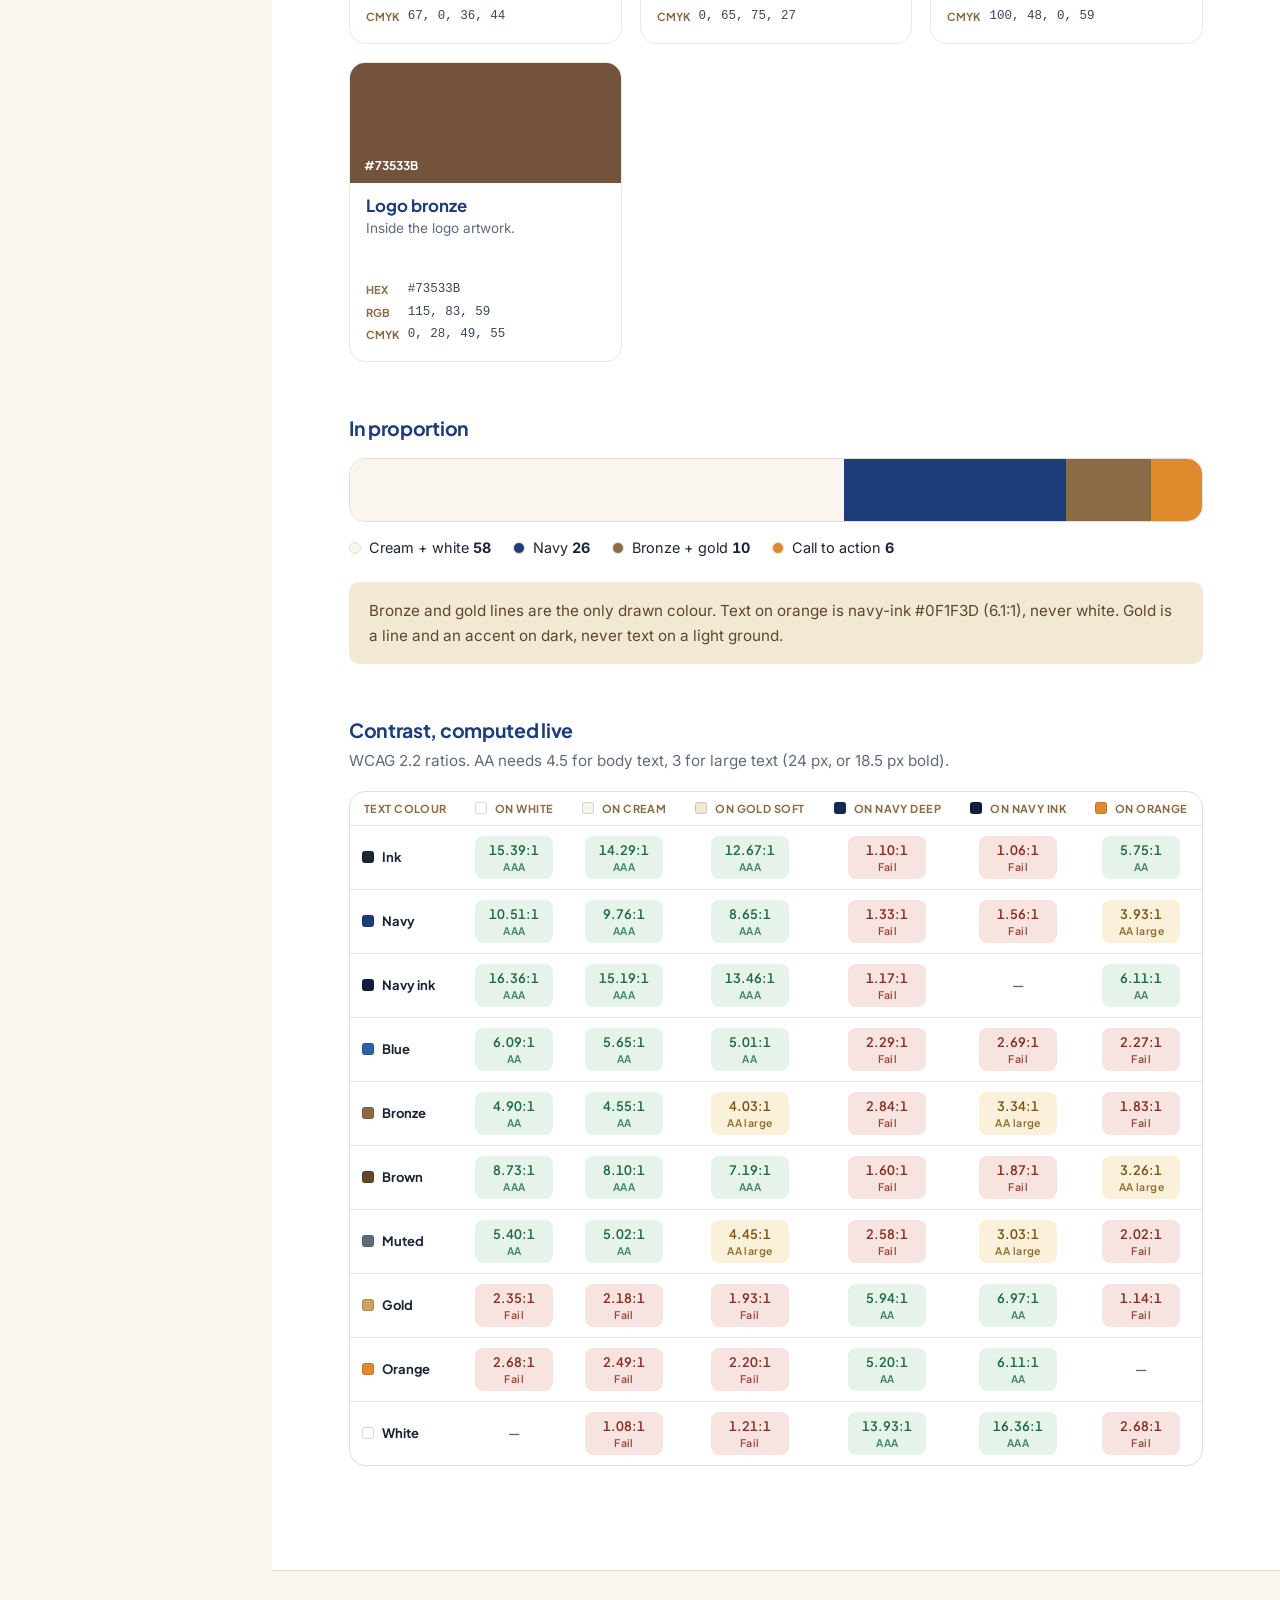
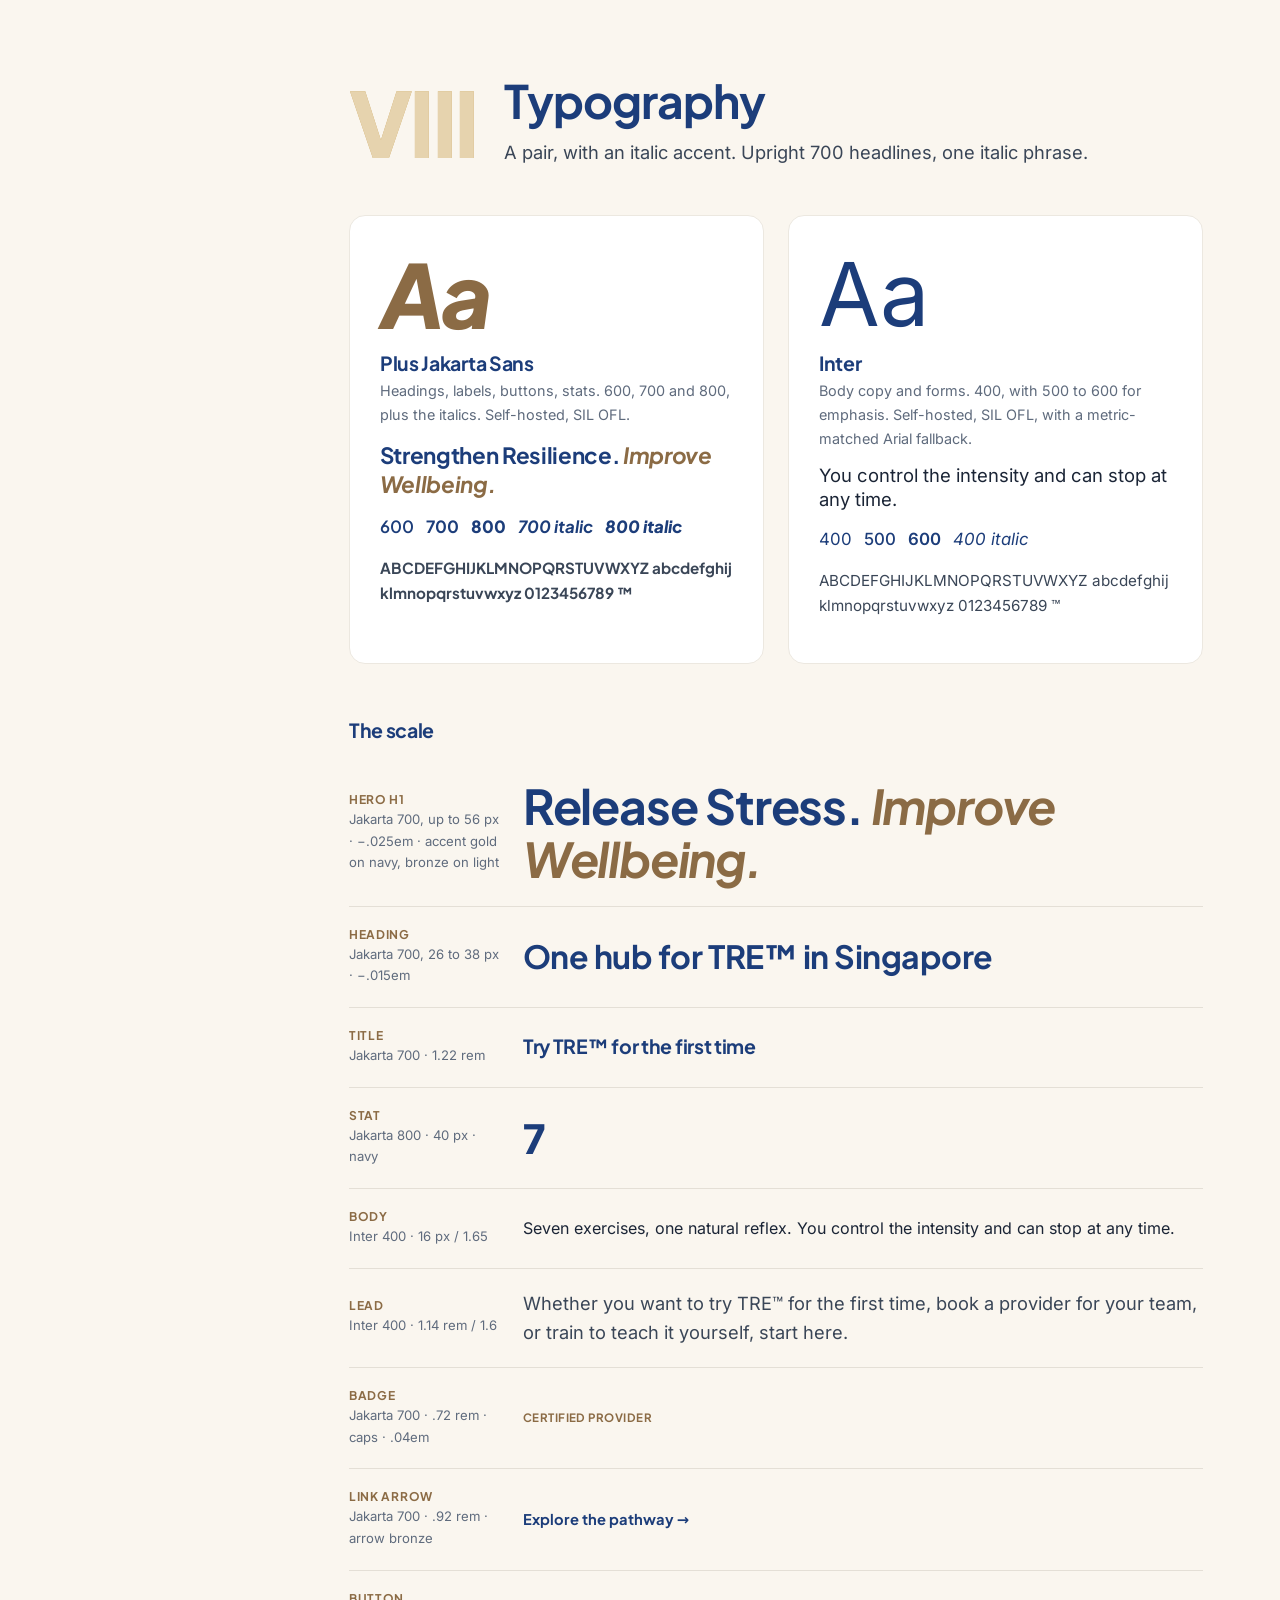
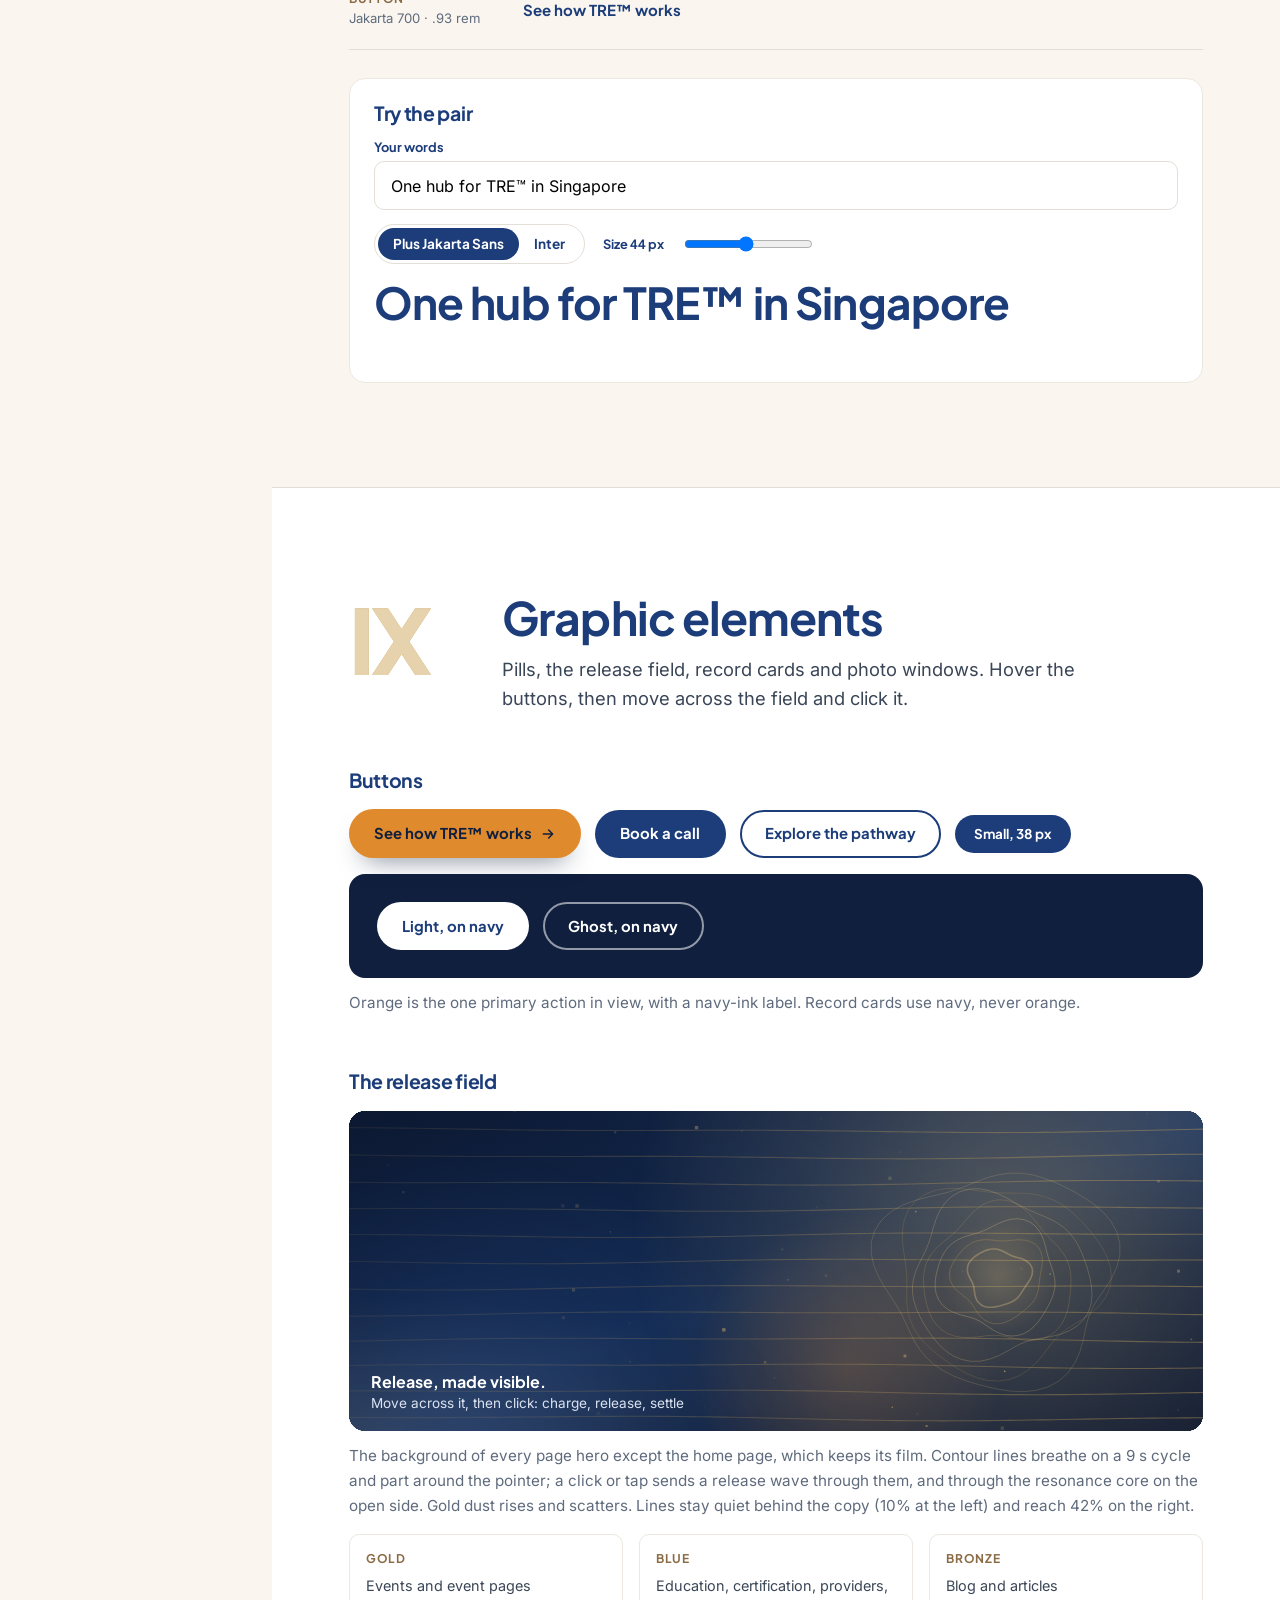
<file: brand/index.html>
<!doctype html>
<html lang="en-GB" class="no-js">
<head>
<meta charset="utf-8">
<meta name="robots" content="noindex,nofollow">
<meta name="color-scheme" content="light">
<meta name="viewport" content="width=device-width, initial-scale=1">
<title>TRE™ in Singapore Brand Guidelines</title>
<meta name="description" content="Brand guidelines, Edition I, for TRE™ in Singapore: story, name, voice, logo, colour, type, photography and the materials that carry them.">
<meta name="theme-color" content="#ffffff">
<link rel="icon" href="logo/tre-singapore-logo-214.webp" type="image/webp">
<link rel="preload" href="../assets/fonts/plus-jakarta-sans-latin.woff2" as="font" type="font/woff2" crossorigin>
<link rel="stylesheet" href="brand.css">
<script>document.documentElement.className='js';</script>
</head>
<body>
<a class="skip" href="#main">Skip to the guidelines</a>

<nav class="rail" id="rail" aria-label="Chapters">
  <div class="rail-top">
    <a class="rail-mark" href="#cover" aria-label="Back to the cover"><img src="logo/tre-singapore-logo-214.webp" alt="TRE in Singapore logo" width="107" height="58"></a>
    <button class="rail-btn" id="railBtn" type="button" aria-expanded="false" aria-controls="railList">Menu</button>
  </div>
  <ol class="rail-list" id="railList">
    <li><a href="#cover"><b>I</b><span>Cover</span></a></li>
    <li><a href="#story"><b>II</b><span>The story</span></a></li>
    <li><a href="#name"><b>III</b><span>The name</span></a></li>
    <li><a href="#voice"><b>IV</b><span>Values &amp; voice</span></a></li>
    <li><a href="#taglines"><b>V</b><span>Taglines</span></a></li>
    <li><a href="#logo"><b>VI</b><span>Logo system</span></a></li>
    <li><a href="#colour"><b>VII</b><span>Colour</span></a></li>
    <li><a href="#type"><b>VIII</b><span>Typography</span></a></li>
    <li><a href="#elements"><b>IX</b><span>Graphic elements</span></a></li>
    <li><a href="#photo"><b>X</b><span>Photography</span></a></li>
    <li><a href="#motion"><b>XI</b><span>Motion</span></a></li>
    <li><a href="#grounds"><b>XII</b><span>Background kit</span></a></li>
    <li><a href="#icons"><b>XIII</b><span>Iconography</span></a></li>
    <li><a href="#events"><b>XIV</b><span>Events &amp; social</span></a></li>
    <li><a href="#digital"><b>XV</b><span>Digital</span></a></li>
    <li><a href="#family"><b>XVI</b><span>Family &amp; co-branding</span></a></li>
    <li><a href="#rules"><b>XVII</b><span>Rules</span></a></li>
    <li><a href="#downloads"><b>XVIII</b><span>Downloads</span></a></li>
  </ol>
  <div class="rail-dev">
    <svg viewBox="0 0 224 30" preserveAspectRatio="none" aria-hidden="true"><path id="devLine" d="M0 15H224"/></svg>
    <div class="rail-steps" aria-hidden="true"><span id="st0" class="on">Charge</span><span id="st1">Release</span><span id="st2">Settle</span></div>
    <button class="motion-sw" id="motionSw" type="button" aria-pressed="false">Pause motion</button>
  </div>
</nav>

<main id="main">

<!-- I COVER -->
<section class="ch cover" id="cover" aria-label="Cover">
  <div class="cover-top label"><span>Brand guidelines</span><i aria-hidden="true"></i><span>Edition I</span><i aria-hidden="true"></i><span>2026</span></div>
  <div class="cover-stage" id="coverStage">
    <img src="img/hero-poster.webp" alt="" width="1600" height="900" fetchpriority="high">
    <canvas id="coverTremor" aria-hidden="true"></canvas>
    <div class="cover-copy">
      <div class="cover-logo"><img src="logo/tre-singapore-logo.png" alt="TRE in Singapore logo: a globe, an eagle and the word Singapore" width="715" height="389"></div>
      <h1><span class="sr-only">TRE™ in Singapore. Brand guidelines, Edition I, 2026. </span>Release Stress. Strengthen Resilience. <em>Improve Wellbeing.</em></h1>
      <p class="cover-sub">The home of TRE™ practitioners, trainees and first-timers in Singapore. This is how it looks, sounds and behaves.</p>
      <a class="scroll-cue" href="#story">Open the guidelines <svg width="16" height="16" viewBox="0 0 24 24" fill="none" stroke="currentColor" stroke-width="2" stroke-linecap="round" stroke-linejoin="round" aria-hidden="true"><path d="M12 5v14M6 13l6 6 6-6"/></svg></a>
    </div>
    <span class="cover-credit">TRE™ Module 2, Singapore, 2026</span>
  </div>
</section>

<!-- II STORY -->
<section class="ch" id="story" aria-labelledby="h-story">
  <header class="ch-head"><span class="ch-num" aria-hidden="true">II</span><div><h2 id="h-story">The story</h2><p class="ch-intro">One hub for TRE™ in Singapore, built by a practitioner who needed it herself.</p></div></header>
  <div class="two">
    <div class="rv">
      <p class="quote">TRE™ in Singapore exists to make TRE™ easy to find, safe to learn and rewarding to teach.</p>
      <p style="margin-top:22px">It was established by Isabelle Claus Teixeira, a Global TRE™ Certifying Trainer active in Singapore and worldwide. It brings together certified providers, trainees, allied professionals and first-timers who simply want to feel calmer, sleep better and recover faster.</p>
      <p>Isabelle spent more than 30 years as a Senior HR Business Partner and Talent Management leader in Fortune 100 companies across nine countries. She experienced first-hand what toxic work environments do to a body, and healed through somatic practice, TRE™ and mindfulness. That experience became her second career.</p>
    </div>
    <figure class="photo rv"><img src="img/module2-sep2026-1.webp" alt="Isabelle teaching TRE Module 2 in Singapore" width="1200" height="900" loading="lazy"><figcaption>Isabelle teaching, TRE™ Module 2, September 2026</figcaption></figure>
  </div>
  <h3 class="sec-h">How it came about</h3>
  <ol class="tl rv">
    <li><b>2017</b><span>First TRE™ session</span><p>Discovers TRE™ while recovering from burnout and begins a daily practice.</p></li>
    <li><b>2019</b><span>Certified TRE™ Provider</span><p>Starts teaching individuals and groups in Singapore, Japan and online.</p></li>
    <li><b>2025</b><span>Global TRE™ Certifying Trainer</span><p>Begins running the full three-module certification in Singapore and launches this hub.</p></li>
  </ol>
  <h3 class="sec-h">Who it is for</h3>
  <div class="three">
    <div class="card rv"><h3>First-timers</h3><p>People, teams and organisations who want to try TRE™, understand it, and find a certified provider or an event.</p></div>
    <div class="card rv"><h3>Professionals</h3><p>Coaches, therapists, HR leaders and movement teachers who want to train, or to bring TRE™ into their own work.</p></div>
    <div class="card rv"><h3>Certified providers</h3><p>Practitioners who want to be visible, supported and growing together in a shared home.</p></div>
  </div>
  <p class="sub" style="margin-top:22px">Every page serves both paths equally: the newcomer route (provider, event) and the professional route (the intake call).</p>
</section>

<!-- III NAME -->
<section class="ch band" id="name" aria-labelledby="h-name">
  <header class="ch-head"><span class="ch-num" aria-hidden="true">III</span><div><h2 id="h-name">The name</h2><p class="ch-intro">Always <em class="it">TRE™ in Singapore</em>. The mark travels with the three letters, everywhere they are read.</p></div></header>
  <dl class="kv rv">
    <dt>Name</dt><dd><b>TRE™ in Singapore</b> (always with the ™)</dd>
    <dt>Method</dt><dd>TRE™, Tension &amp; Trauma Releasing Exercises, created by Dr. David Berceli</dd>
    <dt>Descriptor</dt><dd>“The home of TRE™ practitioners, trainees and first-timers in Singapore.”</dd>
    <dt>Operated by</dt><dd>Business &amp; Human Development Consulting Pte Ltd (BHD Asia)</dd>
    <dt>Trademark line</dt><dd>“TRE™ is a registered trademark of TRE For All, Inc.” (footer of the website)</dd>
    <dt>People</dt><dd>“Providers”. Web addresses keep the older word /facilitators.</dd>
    <dt>Credits</dt><dd>ICF CCEs. Other marks are written as supplied, for example PSYCH-K®.</dd>
    <dt>Design direction</dt><dd>“Release, made visible.”</dd>
  </dl>
  <div class="two" style="margin-top:44px">
    <div class="card rv"><h3>Writing the letters</h3>
      <ul class="vo-list"><li><span class="chip-sq" style="background:var(--green)"></span>Learn TRE™ in Singapore</li><li><span class="chip-sq" style="background:var(--green)"></span>Find a certified TRE™ provider</li><li><span class="chip-sq" style="background:var(--red)"></span><s>Learn TRE in Singapore</s> (bare letters)</li><li><span class="chip-sq" style="background:var(--red)"></span>Never the registered-mark symbol after TRE</li></ul>
      <p class="sub" style="margin-top:12px">File names, web addresses and form values are exempt.</p></div>
    <div class="card rv"><h3>What the brand is not</h3><p>TRE™ in Singapore is a community hub, not the owner of the method. Never call it a licensee or a chapter. The trademark belongs to TRE For All, Inc.</p><p>On the website every “TRE™” in running text opens a short explainer bubble for newcomers.</p></div>
  </div>
</section>

<!-- IV VOICE -->
<section class="ch" id="voice" aria-labelledby="h-voice">
  <header class="ch-head"><span class="ch-num" aria-hidden="true">IV</span><div><h2 id="h-voice">Values &amp; voice</h2><p class="ch-intro">Plain-language, welcoming, regulated. The audience is looking for relief, so the page never raises its voice.</p></div></header>
  <div class="three">
    <div class="card rv"><h3>Plain-language</h3><p>Seven exercises, one natural reflex. Explain the method the way you would to a friend.</p></div>
    <div class="card rv"><h3>Welcoming</h3><p>Two paths, one hub: newcomers and professionals both find their next step on every page.</p></div>
    <div class="card rv"><h3>Regulated</h3><p>Calm and breath-paced, never overstimulating. Real people and real rooms carry the trust.</p></div>
  </div>
  <div class="two" style="margin-top:44px">
    <div class="rv"><h3 class="sec-h" style="margin-top:0">Say</h3>
      <ul class="ticks"><li>Certified provider</li><li>Global TRE™ Provider Certification</li><li>“You control the intensity.”</li><li>“Without needing to talk about what happened.”</li><li>Find a certified provider · Book a free call</li></ul></div>
    <div class="rv"><h3 class="sec-h" style="margin-top:0">Avoid</h3>
      <ul class="ticks no"><li>Clinical promises</li><li>The bare letters TRE, or a registered-mark symbol after them</li><li>Eyebrow labels above headings</li><li>Emoji or glyph icons</li><li>Invented numbers or testimonials</li></ul></div>
  </div>
  <h3 class="sec-h">In the brand’s own words</h3>
  <ul class="vo-list rv">
    <li class="quote">You never need to talk about what happened. You control the intensity, and you can stop at any moment.</li>
    <li class="quote">Fight, flight, and the reset the body was designed for.</li>
    <li class="quote">Science-backed, body-first, people-centred.</li>
  </ul>
</section>

<!-- V TAGLINES -->
<section class="ch band" id="taglines" aria-labelledby="h-tag">
  <header class="ch-head"><span class="ch-num" aria-hidden="true">V</span><div><h2 id="h-tag">Taglines</h2><p class="ch-intro">The lines the brand already uses, and where each one belongs.</p></div></header>
  <div class="tag-row rv"><span class="label">Brand line</span><div><p class="line-big">Release Stress. Strengthen Resilience. <em>Improve Wellbeing.</em></p><p>The home-page hero and the signature line. The last phrase is the italic accent: bronze on light, gold on navy.</p></div></div>
  <div class="tag-row rv"><span class="label">Descriptor</span><div><p class="line-big">The home of TRE™ practitioners, trainees and first-timers in Singapore.</p><p>Under the name, in a footer, or wherever the logo needs one sentence of context.</p></div></div>
  <div class="tag-row rv"><span class="label">Hero sentence</span><div><p class="quote">Learn TRE™, Tension &amp; Trauma Releasing Exercises, with certified providers in Singapore, or train to become one.</p><p>Always paired with the two paths: see how TRE™ works, find a certified provider.</p></div></div>
  <div class="tag-row rv"><span class="label">Headlines</span><div><p class="line-big" style="font-size:clamp(1.3rem,2.2vw,1.7rem)">Your body already knows how to let go.</p><p class="line-big" style="font-size:clamp(1.3rem,2.2vw,1.7rem);margin-top:14px">One hub for TRE™ in Singapore.</p><p class="line-big" style="font-size:clamp(1.3rem,2.2vw,1.7rem);margin-top:14px">From Fortune 100 boardrooms to the mat.</p></div></div>
  <div class="tag-row rv"><span class="label">Calls to action</span><div><p>Primary routes: See how TRE™ works · Find a certified provider · Book a call · Book a free call · Book a certification intake call · Certification pathway · Start with the basics · Meet the providers · Get listed.</p><p>Secondary links: Browse providers · See upcoming events · Explore the pathway · How TRE™ works · Read the beginner’s guide · All providers · All events · Practice circles · All articles.</p></div></div>
</section>

<!-- VI LOGO -->
<section class="ch" id="logo" aria-labelledby="h-logo">
  <header class="ch-head"><span class="ch-num" aria-hidden="true">VI</span><div><h2 id="h-logo">Logo system</h2><p class="ch-intro">A globe, an eagle and Singapore. Used exactly as supplied, on light grounds, never redrawn.</p></div></header>
  <div class="two">
    <div class="stage w rv"><img src="logo/tre-singapore-logo.png" alt="TRE in Singapore logo, full colour" width="460" height="250" style="width:min(460px,100%);height:auto"></div>
    <div class="rv"><dl class="kv" style="grid-template-columns:130px 1fr">
      <dt>The artwork</dt><dd>A blue globe with bronze continents, a bronze eagle in flight, the italic “TRE” and the tagline in bronze.</dd>
      <dt>The local line</dt><dd>A navy rule and “Singapore” in bronze italic. Keep them attached.</dd>
      <dt>Light grounds only</dt><dd>On navy or on photos, always place it on a <b>white panel</b>. No official white version exists.</dd>
      <dt>Master file</dt><dd>715 × 389 px PNG with transparency.</dd></dl></div>
  </div>
  <h3 class="sec-h">On light and dark grounds</h3>
  <div class="stage-grid">
    <div><div class="stage w"><img src="logo/tre-singapore-logo-321.webp" alt="Logo on white" width="321" height="175" style="width:200px;height:auto"></div><p class="stage-cap">White. The cleanest ground.</p></div>
    <div><div class="stage c"><img src="logo/tre-singapore-logo-321.webp" alt="Logo on cream" width="321" height="175" style="width:200px;height:auto"></div><p class="stage-cap">Cream #FAF6EF, the section ground.</p></div>
    <div><div class="stage n"><div class="panel"><img src="logo/tre-singapore-logo-321.webp" alt="Logo on a white panel over navy" width="321" height="175" style="width:170px;height:auto"></div></div><p class="stage-cap">Navy, photos and bands: inside a white panel.</p></div>
  </div>
  <h3 class="sec-h">Clear space and minimum size</h3>
  <div class="two">
    <div class="cs-wrap rv"><div class="cs"><img src="logo/tre-singapore-logo.png" alt="Logo with clear-space markers" width="715" height="389"><b class="t">x</b><b class="bt">x</b><b class="l">x</b><b class="r">x</b></div></div>
    <div class="rv"><ul class="spec-list">
      <li><b>Clear space</b><span><strong>x</strong> is the height of the capital letters in “TRE”. No source value exists, so this is the suggested rule.</span></li>
      <li><b>Minimum</b><span>140 px wide, so that the tagline can still be read.</span></li>
      <li><b>Website header</b><span>214 px wide WebP shown at 107 × 58 px (46 px high once scrolled).</span></li>
      <li><b>Co-brand</b><span>Top left when practitioners are the audience.</span></li></ul>
      <div class="min-demo"><figure><img src="logo/tre-singapore-logo.png" alt="Logo at the minimum width of 140 pixels" width="140" height="76" style="width:140px;height:auto"><figcaption>140 px, the minimum</figcaption></figure><figure><img src="logo/tre-singapore-logo-214.webp" alt="Logo at 107 pixels wide" width="107" height="58" style="width:107px;height:auto"><figcaption>107 px header size</figcaption></figure></div></div>
  </div>
  <h3 class="sec-h">Misuse</h3>
  <div class="misuse">
    <div class="mis rv"><span class="ok" aria-hidden="true">&#10003;</span><div class="m-stage" style="background:#fff"><img src="logo/tre-singapore-logo-321.webp" alt="" ></div><p>Full colour on white.</p></div>
    <div class="mis rv"><span class="x" aria-hidden="true">&times;</span><div class="m-stage" style="background:#132b56"><img src="logo/tre-singapore-logo-321.webp" alt=""></div><p>Straight on navy, no panel.</p></div>
    <div class="mis rv"><span class="x" aria-hidden="true">&times;</span><div class="m-stage" style="background:#fff"><img src="logo/tre-singapore-logo-321.webp" alt="" style="filter:hue-rotate(120deg)"></div><p>Globe or eagle recoloured.</p></div>
    <div class="mis rv"><span class="x" aria-hidden="true">&times;</span><div class="m-stage" style="background:#fff"><img src="logo/tre-singapore-logo-321.webp" alt="" style="clip-path:inset(0 0 42% 0)"></div><p>Tagline or “Singapore” cropped away.</p></div>
    <div class="mis rv"><span class="x" aria-hidden="true">&times;</span><div class="m-stage" style="background:#fff"><img src="logo/tre-singapore-logo-321.webp" alt="" style="transform:scaleX(1.4)"></div><p>Stretched or squashed.</p></div>
    <div class="mis rv"><span class="x" aria-hidden="true">&times;</span><div class="m-stage" style="background:url(img/hero-poster.webp) center/cover"><img src="logo/tre-singapore-logo-321.webp" alt=""></div><p>On a photo, no panel.</p></div>
    <div class="mis rv"><span class="x" aria-hidden="true">&times;</span><div class="m-stage" style="background:#fff"><span class="tx">Learn TRE today</span></div><p>Bare “TRE” in running text.</p></div>
    <div class="mis rv"><span class="x" aria-hidden="true">&times;</span><div class="m-stage" style="background:#fff"><span class="tx" style="font-style:italic;font-weight:800;text-decoration:none;color:var(--navy)">TRE</span></div><p>A redrawn or retyped wordmark.</p></div>
  </div>
  <p class="rule-note"><b>Open item.</b> The supplied artwork carries a registered-mark symbol beside the letters. It is used as supplied until Isabelle provides a corrected file, ideally with a vector and a white version. Written text always uses TRE™.</p>
</section>

<!-- VII COLOUR -->
<section class="ch band" id="colour" aria-labelledby="h-colour">
  <header class="ch-head"><span class="ch-num" aria-hidden="true">VII</span><div><h2 id="h-colour">Colour</h2><p class="ch-intro">Navy from the globe, bronze from the eagle. One orange action per view. Click any value to copy it.</p></div></header>
  <h3 class="sec-h">Primary</h3>
  <ul class="swatches" id="swPrimary"></ul>
  <h3 class="sec-h">Tinted neutrals and supports, never pure grey</h3>
  <ul class="swatches" id="swMore"></ul>
  <div class="sec-h"><h3>In proportion</h3></div>
  <div class="propbar" id="propbar" role="img" aria-label="Proportion: cream and white 58, navy 26, bronze and gold 10, orange call to action 6"></div>
  <ol class="propkey" id="propkey"></ol>
  <p class="rule-note">Bronze and gold lines are the only drawn colour. Text on orange is navy-ink #0F1F3D (6.1:1), never white. Gold is a line and an accent on dark, never text on a light ground.</p>
  <div class="sec-h"><h3>Contrast, computed live</h3><p class="sub" style="margin-top:6px">WCAG 2.2 ratios. AA needs 4.5 for body text, 3 for large text (24 px, or 18.5 px bold).</p></div>
  <div class="contrast-scroll" tabindex="0" role="region" aria-label="Contrast matrix, scrolls sideways"><table class="ct" id="ct"></table></div>
</section>

<!-- VIII TYPE -->
<section class="ch" id="type" aria-labelledby="h-type">
  <header class="ch-head"><span class="ch-num" aria-hidden="true">VIII</span><div><h2 id="h-type">Typography</h2><p class="ch-intro">A pair, with an italic accent. Upright 700 headlines, one italic phrase.</p></div></header>
  <div class="specimens">
    <article class="spec rv"><div class="spec-glyph d" aria-hidden="true">Aa</div><h3>Plus Jakarta Sans</h3><p class="role">Headings, labels, buttons, stats. 600, 700 and 800, plus the italics. Self-hosted, SIL OFL.</p>
      <p class="set" style="font-family:var(--f-d);font-weight:700;letter-spacing:-.015em;color:var(--navy)">Strengthen Resilience. <em style="color:var(--bronze)">Improve Wellbeing.</em></p>
      <div class="weights" style="font-family:var(--f-d)"><span style="font-weight:600">600</span><span style="font-weight:700">700</span><span style="font-weight:800">800</span><span style="font-weight:700;font-style:italic">700 italic</span><span style="font-weight:800;font-style:italic">800 italic</span></div>
      <p class="abc" style="margin-top:14px;font-family:var(--f-d);font-weight:700">ABCDEFGHIJKLMNOPQRSTUVWXYZ abcdefghijklmnopqrstuvwxyz 0123456789 ™</p></article>
    <article class="spec rv"><div class="spec-glyph b" aria-hidden="true">Aa</div><h3>Inter</h3><p class="role">Body copy and forms. 400, with 500 to 600 for emphasis. Self-hosted, SIL OFL, with a metric-matched Arial fallback.</p>
      <p class="set" style="font-family:var(--f-b);font-size:1.15rem">You control the intensity and can stop at any time.</p>
      <div class="weights" style="font-family:var(--f-b)"><span style="font-weight:400">400</span><span style="font-weight:500">500</span><span style="font-weight:600">600</span><span style="font-style:italic">400 italic</span></div>
      <p class="abc" style="margin-top:14px;font-family:var(--f-b)">ABCDEFGHIJKLMNOPQRSTUVWXYZ abcdefghijklmnopqrstuvwxyz 0123456789 ™</p></article>
  </div>
  <h3 class="sec-h">The scale</h3>
  <div id="scale"></div>
  <div class="tester rv"><h3 style="margin-bottom:14px">Try the pair</h3>
    <label for="tText">Your words</label><input type="text" id="tText" value="One hub for TRE™ in Singapore" maxlength="90">
    <div class="tester-ctl"><div class="seg" role="group" aria-label="Typeface"><button type="button" data-f="d" aria-pressed="true">Plus Jakarta Sans</button><button type="button" data-f="b" aria-pressed="false">Inter</button></div>
      <label for="tSize" style="margin:0">Size <span id="tSizeV" class="num">44</span> px</label><input type="range" id="tSize" min="18" max="72" value="44"></div>
    <div class="tester-out" id="tOut" aria-live="polite"></div></div>
</section>

<!-- IX ELEMENTS -->
<section class="ch band" id="elements" aria-labelledby="h-el">
  <header class="ch-head"><span class="ch-num" aria-hidden="true">IX</span><div><h2 id="h-el">Graphic elements</h2><p class="ch-intro">Pills, the release field, record cards and photo windows. Hover the buttons, then move across the field and click it.</p></div></header>
  <h3 class="sec-h">Buttons</h3>
  <div class="btns rv"><button class="btn o" type="button">See how TRE™ works <svg width="16" height="16" viewBox="0 0 24 24" fill="none" stroke="currentColor" stroke-width="2.2" stroke-linecap="round" stroke-linejoin="round" aria-hidden="true"><path d="M5 12h14M13 6l6 6-6 6"/></svg></button><button class="btn n" type="button">Book a call</button><button class="btn out" type="button">Explore the pathway</button><button class="btn n sm" type="button">Small, 38 px</button></div>
  <div class="on-navy rv" style="margin-top:16px"><button class="btn lt" type="button">Light, on navy</button><button class="btn gh" type="button">Ghost, on navy</button></div>
  <p class="sub" style="margin-top:12px">Orange is the one primary action in view, with a navy-ink label. Record cards use navy, never orange.</p>
  <h3 class="sec-h">The release field</h3>
  <div class="field rel rv" id="field" data-theme="gold"><canvas class="hx-tremor" aria-hidden="true"></canvas><p><b>Release, made visible.</b>Move across it, then click: charge, release, settle</p></div>
  <p class="sub" style="margin-top:12px">The background of every page hero except the home page, which keeps its film. Contour lines breathe on a 9 s cycle and part around the pointer; a click or tap sends a release wave through them, and through the resonance core on the open side. Gold dust rises and scatters. Lines stay quiet behind the copy (10% at the left) and reach 42% on the right.</p>
  <div class="tok-grid" style="margin-top:16px"><div class="tok"><h4>Gold</h4><p>Events and event pages</p><span class="chip-sq" style="background:#C9A45C"></span></div><div class="tok"><h4>Blue</h4><p>Education, certification, providers, guide</p><span class="chip-sq" style="background:#78A5EB"></span></div><div class="tok"><h4>Bronze</h4><p>Blog and articles</p><span class="chip-sq" style="background:#D69670"></span></div><div class="tok"><h4>Mist</h4><p>About, contact and the rest</p><span class="chip-sq" style="background:#AAC4E0"></span></div></div>
  <h3 class="sec-h">Cards, badges and windows</h3>
  <div class="two">
    <div class="rec rv"><span class="pill gold">Certified provider</span><span class="pill navy">Singapore</span><h4>Record card</h4><p>Paper ground, 1 px hairline, 16 px radius, 24 px padding. At most two badges. Navy primary button.</p><button class="btn n sm" type="button">View profile</button></div>
    <figure class="window rv" style="margin:0"><img src="img/module2-sep2026-3.webp" alt="A TRE™ Module 2 sharing circle; participants' faces blurred" width="1200" height="1600" loading="lazy" style="aspect-ratio:16/10;object-fit:cover"></figure>
  </div>
  <div class="hair" aria-hidden="true"></div>
  <p class="sub">A drawn gold hairline fades to nothing. Diagrams without real data carry the label <span class="illu">Illustrative</span>.</p>
  <h3 class="sec-h">Tokens</h3>
  <div class="tok-grid">
    <div class="tok"><h4>Radius</h4><p>6 · 10 · 16 · pill</p><div class="radii" aria-hidden="true"><i style="border-radius:6px"></i><i style="border-radius:10px"></i><i style="border-radius:16px"></i><i style="border-radius:999px"></i></div></div>
    <div class="tok"><h4>Spacing</h4><p>4 · 8 · 12 · 16 · 24 · 32 · 48 · 64 · 96 px</p></div>
    <div class="tok"><h4>Max width</h4><p>1180 px content column</p></div>
    <div class="tok"><h4>Shadow</h4><p>0 2px 6px rgba(19,43,86,.07), 0 18px 44px rgba(19,43,86,.13)</p></div>
    <div class="tok"><h4>Focus</h4><p>3 px solid gold #C9A45C, offset 3 px</p><span class="focus-demo">Focused</span></div>
    <div class="tok"><h4>Forms</h4><p>Inter 1 rem · 48 px high · 1 px #E4DFD6 border · 10 px radius · orange caret · focus navy with a 4 px gold ring at 30%. Error #B9412F.</p></div>
  </div>
</section>

<!-- X PHOTO -->
<section class="ch" id="photo" aria-labelledby="h-photo">
  <header class="ch-head"><span class="ch-num" aria-hidden="true">X</span><div><h2 id="h-photo">Photography</h2><p class="ch-intro">Calm rooms, people on mats. Real sessions, real trainers, real cohorts, and every participant's face blurred. Only facilitators stay sharp.</p></div></header>
  <div class="two" style="margin-bottom:40px">
    <ul class="ticks rv"><li>Calm, light-filled rooms: daylight, greenery, floor cushions.</li><li>Providers and cohorts together, with every participant's face blurred (an even soft blur over the whole face and hair). Isabelle, Simba and listed facilitators stay sharp; when unsure who someone is, blur.</li><li>Photos live in galleries, record pages and share images. Page heroes use the release field; only the home page has a photo hero.</li><li>WebP on the website, at every size. Share images (1200 × 630) stay JPG for LinkedIn and Facebook.</li></ul>
    <ul class="ticks no rv"><li>Stock people and invented personas.</li><li>A participant's face left sharp, in any copy or size of a picture.</li><li>Photos in page heroes (other than the home page).</li><li>AVIF, PNG or JPG pictures on pages.</li><li>The Reiki certificate photo.</li></ul>
  </div>
  <div class="filters" id="filters" role="group" aria-label="Filter photographs"></div>
  <div class="lib" id="lib"></div>
  <p class="sub" style="margin-top:16px">Click a photograph to enlarge it, then use the arrow keys.</p>
  <dialog class="lb" id="lb" aria-label="Photograph viewer"><img id="lbImg" alt="" src="[data-uri]"><div class="lb-bar"><span id="lbCap"></span><span><button type="button" id="lbPrev">Previous</button> <button type="button" id="lbNext">Next</button> <button type="button" id="lbClose">Close</button></span></div></dialog>
</section>

<!-- XI MOTION -->
<section class="ch band" id="motion" aria-labelledby="h-motion">
  <header class="ch-head"><span class="ch-num" aria-hidden="true">XI</span><div><h2 id="h-motion">Motion</h2><p class="ch-intro">Rich but calm, and paced like a breath. Everything follows one rule: charge, release, settle.</p></div></header>
  <div class="mo-demo rv"><div class="mo-steps" aria-hidden="true"><span id="ms0">Charge</span><span id="ms1">Release</span><span id="ms2">Settle</span></div>
    <svg viewBox="0 0 800 120" preserveAspectRatio="none" role="img" aria-label="A line that builds, trembles and settles"><path id="moLine" d="M0 60H800"/></svg>
    <button class="btn lt sm" type="button" id="moPlay" style="margin-top:14px">Play it again</button></div>
  <div class="two" style="margin-top:44px">
    <div class="rv"><h3 style="margin-bottom:12px">Anatomy of a hero, six layers</h3>
      <ol class="layers">
        <li><span><b>The navy room.</b> #0B1730 to #122A52 at 160°, a 7% grain.</span></li>
        <li><span><b>Three light orbs</b> drift on 17 to 28 s loops and lean up to 90 px toward the pointer.</span></li>
        <li><span><b>The release field.</b> 12 to 24 contour lines breathing on a 9 s cycle, parting around the pointer.</span></li>
        <li><span><b>Release waves</b> from a click or tap, and a soft idle pulse every 6 s, travelling at 420 px a second.</span></li>
        <li><span><b>The resonance core and gold dust</b> on the open side.</span></li>
        <li><span><b>Copy settles</b> from a 14 px rise over .95 s, 90 ms apart. No blur, no photo credit.</span></li></ol></div>
    <div class="rv"><h3 style="margin-bottom:12px">Timing</h3>
      <dl class="kv" style="grid-template-columns:110px 1fr"><dt>--ease</dt><dd>cubic-bezier(.2,.7,.2,1), 320 ms</dd><dt>--ease-out</dt><dd>cubic-bezier(.16,1,.3,1), 600 ms</dd><dt>Durations</dt><dd>.18 · .32 · .6 s</dd><dt>Hover and press</dt><dd>Lift 2 px in 320 ms, press to .98 in 180 ms</dd><dt>Primary button</dt><dd>Sheen in .6 s, arrow slides 4 px</dd></dl>
      <div class="settle-demo" id="settle" aria-hidden="true"><i></i></div><p class="sub" style="margin-top:8px">Hover the strip: the dot lifts, then settles.</p>
      <h3 style="margin:28px 0 8px">Care</h3>
      <p>A site-wide pause switch stops everything that moves on its own. Reduced motion gets a fully still version. No bounce or spring motion. Heroes draw at about 30 fps at rest and 60 fps while touched, stop off screen, and never use blur filters. The sidebar of this book has the same pause switch.</p></div>
  </div>
</section>

<!-- XII GROUNDS -->
<section class="ch" id="grounds" aria-labelledby="h-grounds">
  <header class="ch-head"><span class="ch-num" aria-hidden="true">XII</span><div><h2 id="h-grounds">Background kit</h2><p class="ch-intro">Cream grounds, navy fields, one soft wash. Click a value to copy the CSS.</p></div></header>
  <div class="bg-grid" id="bgGrid"></div>
  <p class="rule-note">Light only. Navy appears as bands, hero fields and the footer, never as a dark mode of a page or a post.</p>
</section>

<!-- XIII ICONS -->
<section class="ch band" id="icons" aria-labelledby="h-icons">
  <header class="ch-head"><span class="ch-num" aria-hidden="true">XIII</span><div><h2 id="h-icons">Iconography</h2><p class="ch-intro">Bare inline line icons at a 1.75 px stroke, in navy. Never inside tiles, never emoji.</p></div></header>
  <div class="icons" id="iconGrid"></div>
  <p class="sub" style="margin-top:16px">Style samples, drawn to the site’s rule: round caps, round joins, no fill. The arrow after a link is bronze and slides 5 px on hover.</p>
</section>

<!-- XIV EVENTS -->
<section class="ch" id="events" aria-labelledby="h-events">
  <header class="ch-head"><span class="ch-num" aria-hidden="true">XIV</span><div><h2 id="h-events">Events &amp; social</h2><p class="ch-intro">Event cards, record pages and share images. Practitioner pieces lead with TRE™ in Singapore.</p></div></header>
  <div class="cards">
    <figure class="rv"><img src="img/card-nervous-system.webp" alt="Website event card for a nervous system regulation workshop for coaches" loading="lazy"><figcaption>Website event card, 1920 × 1080</figcaption></figure>
    <figure class="rv"><img src="img/card-internal-alchemy.webp" alt="Website event card for an introductory workshop" loading="lazy"><figcaption>Website event card, 1920 × 1080</figcaption></figure>
    <figure class="rv"><img src="img/card-shaking-online.webp" alt="Website event card for an online workshop" loading="lazy"><figcaption>Website event card, 1920 × 1080</figcaption></figure>
  </div>
  <p class="sub" style="margin-top:12px">Event cards use the shared HummingBeing card design, light and without a QR code. Check dates and fees on the live events page before quoting them, and never print a discount code.</p>
  <h3 class="sec-h">The events page</h3>
  <ol class="layers rv"><li><span><b>Next upcoming event card</b>: title, date, the visitor's own time, Register · View event · Add to calendar, a four-tile countdown and a stats row.</span></li><li><span><b>Upcoming Events</b>: filter pills with counts (All · Certification · Speakers events), Grid or By month, the final-sale note.</span></li><li><span><b>Three-column cards</b>: poster, tags, title, date and place on one line each, a two-line description, price, Details and Register.</span></li><li><span><b>Past and sold out events</b> in the same grid below.</span></li></ol>
  <p class="sub" style="margin-top:8px">The same layout as bhdasia.com/events and hummingbeing.com/events.</p>
  <h3 class="sec-h">Share images, 1200 × 630</h3>
  <div class="cards">
    <figure class="rv"><img src="img/share-about.webp" alt="Share image for the About page" loading="lazy"><figcaption>About</figcaption></figure>
    <figure class="rv"><img src="img/share-education.webp" alt="Share image for the Education page" loading="lazy"><figcaption>Education</figcaption></figure>
    <figure class="rv"><img src="img/share-blog.webp" alt="Share image for the Blog page" loading="lazy"><figcaption>Blog</figcaption></figure>
  </div>
  <h3 class="sec-h">Formats</h3>
  <table class="fmt"><thead><tr><th>Format</th><th>Size</th><th>Layout</th></tr></thead><tbody>
    <tr><td>Share image</td><td>1200 × 630</td><td>A real photo under a navy grade, the logo on a white panel, a Plus Jakarta Sans headline.</td></tr>
    <tr><td>Website event card</td><td>1920 × 1080</td><td>The shared card design, supplied through the card field of the events data.</td></tr>
    <tr><td>Page hero</td><td>Web, full bleed</td><td>The release field on the navy room, no photo. The home page alone keeps its film and still.</td></tr>
    <tr><td>Event record page</td><td>Web</td><td>Hero: tag pills (format, category, date, price, credits, starts in), the short title, the subtitle-led lead, Register and Details. Then a facts strip, the poster first in the content column, About · What we will explore · Who it is for · Led by · preparation, a sticky register box and three compact related events.</td></tr>
    <tr><td>Event blog posts</td><td>Web</td><td>Preview and recap drafts, published only once approved.</td></tr>
    <tr><td>Social posts</td><td>Not yet set</td><td>There is no TRE™ in Singapore social series yet. Practitioner pieces lead with TRE™ in Singapore under the co-branding rule.</td></tr></tbody></table>
</section>

<!-- XV DIGITAL -->
<section class="ch band" id="digital" aria-labelledby="h-dig">
  <header class="ch-head"><span class="ch-num" aria-hidden="true">XV</span><div><h2 id="h-dig">Digital</h2><p class="ch-intro">How the brand behaves on tre-in-singapore.com.</p></div></header>
  <dl class="kv rv">
    <dt>Page title</dt><dd>TRE™ Singapore — Tension &amp; Trauma Releasing Exercises</dd>
    <dt>Description</dt><dd>Learn TRE™ (Tension &amp; Trauma Releasing Exercises) in Singapore: find a certified provider, join a workshop or train to become a Global TRE™ Certified Provider.</dd>
    <dt>Navigation</dt><dd>Home · About · Education · Providers · Events · Blog · Contact · <b>Book a call</b>. On phones, a full-screen navy-ink sheet below 980 px.</dd>
    <dt>Header</dt><dd>Sticky white at 94% (98% once scrolled). Links in Plus Jakarta Sans 600 with a 2 px gold underline. Logo at 107 × 58 px, 46 px when scrolled.</dd>
    <dt>Footer</dt><dd>Navy-ink #0F1F3D with text #B9C5DA and gold social circles of 38 px. Credit line: “© 2026 Business &amp; Human Development Consulting Pte Ltd · TRE™ in Singapore”, then the trademark line.</dd>
    <dt>Contact</dt><dd>bonjour@bhdasia.com, written as plain text. WhatsApp +81 80 6515 1778.</dd>
    <dt>Social</dt><dd>Facebook /bhdasia · Instagram isabelleclausteixeira_bhd · LinkedIn in/isabelleclausteixeira · YouTube @IsabelleClausTeixeira</dd>
    <dt>Pictures</dt><dd>WebP only on pages, in 400 to 1600 px copies; share images JPG. Every participant's face blurred.</dd>
    <dt>Signature</dt><dd>The release field, TRE™ explainer bubbles, a motion pause switch and breakpoints at 380, 480, 520, 560, 600, 640, 760, 900 and 980 px.</dd>
  </dl>
  <p class="rule-note"><b>Open item.</b> The site favicon is a drawn globe and is not taken from the official artwork. There is no PNG or touch icon yet.</p>
</section>

<!-- XVI FAMILY -->
<section class="ch" id="family" aria-labelledby="h-fam">
  <header class="ch-head"><span class="ch-num" aria-hidden="true">XVI</span><div><h2 id="h-fam">Family &amp; co-branding</h2><p class="ch-intro">Three brands, one founder. When two share a piece, one leads and the other supports.</p></div></header>
  <div class="family">
    <div class="card rv"><span class="label">Parent · organisations</span><h3 style="margin-top:8px">BHD Asia</h3><p>Business &amp; Human Development Consulting Pte Ltd. Executive coaching, HR consulting and TRE™ resilience programmes for organisations.</p></div>
    <div class="card rv"><span class="label">Wellness · individuals</span><h3 style="margin-top:8px">HummingBeing</h3><p>Isabelle’s coaching and somatic brand: TRE™, somatic coaching, bodywork and mindfulness.</p></div>
    <div class="card me rv"><span class="label">Community · practitioners</span><h3 style="margin-top:8px">TRE™ in Singapore</h3><p>The hub for certified providers, certification, workshops and practice circles. This book.</p></div>
  </div>
  <h3 class="sec-h">Who leads</h3>
  <div class="two">
    <div class="rv"><ul class="spec-list">
      <li><b>Lead brand</b><span>Top left and larger. Its palette and typeface run the whole design. Chosen by audience: organisations, BHD Asia; individuals, HummingBeing; practitioners, TRE™ in Singapore.</span></li>
      <li><b>Partner brand</b><span>Top right and smaller, in a white pill with “in partnership with”. Use its horizontal lock-up and never recolour it.</span></li>
      <li><b>Collaborations</b><span>Multi-organisation events keep every partner logo the client supplied. Never strip one out.</span></li></ul></div>
    <div class="cobrand rv"><div class="cb-top"><div class="cb-lead"><img src="logo/tre-singapore-logo-214.webp" alt="TRE in Singapore logo, lead position" width="214" height="116">Lead, top left</div><div class="cb-partner">in partnership with<b>Partner logo</b></div></div><div class="cb-body">Piece for practitioners: TRE™ in Singapore leads</div></div>
  </div>
</section>

<!-- XVII RULES -->
<section class="ch band" id="rules" aria-labelledby="h-rules">
  <header class="ch-head"><span class="ch-num" aria-hidden="true">XVII</span><div><h2 id="h-rules">Rules</h2><p class="ch-intro">What to do every time, what never to do, and the rules that apply to every Isabelle brand.</p></div></header>
  <div class="two">
    <div class="rv"><h3 class="sec-h" style="margin-top:0">Do</h3><ul class="ticks"><li>Navy fields, cream grounds, bronze and gold lines.</li><li>One orange call to action in view, with a navy-ink label.</li><li>Upright 700 headlines, with the accent italic: gold on navy, bronze on light.</li><li>The logo on white or a white panel. Keep “Singapore” attached.</li><li>TRE™ in every visible line.</li><li>Offer both paths: provider or event, and the intake call.</li><li>Blur every face except the facilitators', in every size of a picture.</li></ul></div>
    <div class="rv"><h3 class="sec-h" style="margin-top:0">Don’t</h3><ul class="ticks no"><li>Use the old hand-drawn vector logo file as the logo.</li><li>Put the full-colour logo straight on navy or on a photo.</li><li>Use gradient text, coloured side stripes or bounce motion. Small gold eyebrows only on event record pages, as on HummingBeing and BHD Asia.</li><li>Publish a photo with a participant's face unblurred.</li><li>Make clinical outcome promises.</li><li>Call the brand a licensee or a chapter.</li><li>Use the Reiki certificate photo.</li></ul></div>
  </div>
  <h3 class="sec-h">Across Isabelle’s brands</h3>
  <div class="three">
    <div class="card rv"><h3>TRE™, always</h3><p>The three letters carry ™ in all visible text. Never the registered mark, never bare.</p></div>
    <div class="card rv"><h3>One public email</h3><p>bonjour@bhdasia.com only, written as text and not as a mail link. Never a personal address.</p></div>
    <div class="card rv"><h3>No discount codes</h3><p>A discount code is never printed on a poster, a card or a page.</p></div>
    <div class="card rv"><h3>Simba’s logo</h3><p>When Simba appears on a material, use his Living with the Spirit logo.</p></div>
    <div class="card rv"><h3>The rainbow hummingbird</h3><p>It is Saymara’s logo and appears only on Saymara events, never in this brand’s own materials.</p></div>
    <div class="card rv"><h3>ICF CCE badge</h3><p>Only on ICF-accredited events.</p></div>
  </div>
  <h3 class="sec-h">Accessibility</h3>
  <div class="contrast-scroll" tabindex="0" role="region" aria-label="Accessibility pairs, scrolls sideways"><table class="ct" id="a11y" style="min-width:520px"></table></div>
  <p class="sub" style="margin-top:12px">Reduced motion is respected, touch targets are at least 44 px, and reading content works without JavaScript.</p>
  <h3 class="sec-h">Open items for Isabelle</h3>
  <ul class="ticks no"><li>The logo artwork carries a registered-mark symbol while the text rule is TRE™.</li><li>There is no vector or white version of the logo, and the favicon is not drawn from the artwork.</li><li>The wording for ICF credits (CCEUs or CCEs) is not yet settled.</li><li>The brand’s formal status with the trademark owner is undocumented, so avoid “licensee”.</li></ul>
</section>

<!-- XVIII DOWNLOADS -->
<section class="ch" id="downloads" aria-labelledby="h-dl">
  <header class="ch-head"><span class="ch-num" aria-hidden="true">XVIII</span><div><h2 id="h-dl">Downloads</h2><p class="ch-intro">The logo as supplied, the colour tokens, and the typefaces. All files sit beside this page.</p></div></header>
  <h3 class="sec-h" style="margin-top:0">Logo</h3>
  <div class="dl-grid">
    <a class="dl" href="logo/tre-singapore-logo.png" download><span class="th"><img src="logo/tre-singapore-logo-214.webp" alt=""></span><span><h4>Logo, master PNG</h4><p>715 × 389 px, transparent</p></span><span class="go">Download</span></a>
    <a class="dl" href="logo/tre-singapore-logo-321.webp" download><span class="th"><img src="logo/tre-singapore-logo-214.webp" alt=""></span><span><h4>Logo, 321 px WebP</h4><p>For documents and slides</p></span><span class="go">Download</span></a>
    <a class="dl" href="logo/tre-singapore-logo-214.webp" download><span class="th"><img src="logo/tre-singapore-logo-214.webp" alt=""></span><span><h4>Logo, 214 px WebP</h4><p>The website header file</p></span><span class="go">Download</span></a>
  </div>
  <h3 class="sec-h">Colour and design tokens</h3>
  <div class="dl-grid">
    <a class="dl" href="exports/tre-singapore-colours.css" download><span class="th">CSS</span><span><h4>Colour variables</h4><p>Every colour in this book as CSS custom properties</p></span><span class="go">Download</span></a>
    <a class="dl" href="exports/tre-singapore-colours.json" download><span class="th">JSON</span><span><h4>Colour tokens</h4><p>Name, role, HEX, RGB and CMYK</p></span><span class="go">Download</span></a>
    <a class="dl" href="exports/tre-singapore-design-tokens.md" download><span class="th">MD</span><span><h4>Design system file</h4><p>The site’s own DESIGN.md: colours, type, components</p></span><span class="go">Download</span></a>
  </div>
  <h3 class="sec-h">Typefaces (SIL Open Font License)</h3>
  <div class="dl-grid">
    <a class="dl" href="../assets/fonts/plus-jakarta-sans-latin.woff2" download><span class="th">woff2</span><span><h4>Plus Jakarta Sans</h4><p>Latin, upright</p></span><span class="go">Download</span></a>
    <a class="dl" href="../assets/fonts/plus-jakarta-sans-italic-latin.woff2" download><span class="th">woff2</span><span><h4>Plus Jakarta Sans italic</h4><p>Latin, the accent italic</p></span><span class="go">Download</span></a>
    <a class="dl" href="../assets/fonts/inter-latin.woff2" download><span class="th">woff2</span><span><h4>Inter</h4><p>Latin, upright</p></span><span class="go">Download</span></a>
    <a class="dl" href="../assets/fonts/inter-italic-latin.woff2" download><span class="th">woff2</span><span><h4>Inter italic</h4><p>Latin</p></span><span class="go">Download</span></a>
    <a class="dl" href="../assets/fonts/OFL-plus-jakarta-sans.txt" download><span class="th">TXT</span><span><h4>Licence, Plus Jakarta Sans</h4><p>SIL OFL 1.1</p></span><span class="go">Download</span></a>
    <a class="dl" href="../assets/fonts/OFL-inter.txt" download><span class="th">TXT</span><span><h4>Licence, Inter</h4><p>SIL OFL 1.1</p></span><span class="go">Download</span></a>
  </div>
</section>

<footer class="foot"><p>Compiled by TechNext for BHD Asia from tre-in-singapore.com (checked 8 November 2026), its stylesheet and DESIGN.md, and the Isabelle brand guide. TRE™ is a registered trademark of TRE For All, Inc. Unlisted page: not for search engines.</p></footer>
</main>
<div class="toast" id="toast" role="status" aria-live="polite"></div>
<script src="brand.js"></script>
</body>
</html>
</file>
<file: brand/brand.css>
/* TRE™ in Singapore - brand guidelines. Light only. Tokens come from the live site. */
@font-face{font-family:"Plus Jakarta Sans";font-style:normal;font-weight:200 800;font-display:swap;src:url("../assets/fonts/plus-jakarta-sans-latin.woff2") format("woff2");unicode-range:U+0000-00FF,U+0131,U+0152-0153,U+02BB-02BC,U+02C6,U+02DA,U+02DC,U+2000-206F,U+20AC,U+2122,U+2191,U+2193,U+2212,U+2215,U+FEFF,U+FFFD}
@font-face{font-family:"Plus Jakarta Sans";font-style:italic;font-weight:200 800;font-display:swap;src:url("../assets/fonts/plus-jakarta-sans-italic-latin.woff2") format("woff2");unicode-range:U+0000-00FF,U+0131,U+0152-0153,U+02BB-02BC,U+02C6,U+02DA,U+02DC,U+2000-206F,U+20AC,U+2122,U+2191,U+2193,U+2212,U+2215,U+FEFF,U+FFFD}
@font-face{font-family:"Inter";font-style:normal;font-weight:100 900;font-display:swap;src:url("../assets/fonts/inter-latin.woff2") format("woff2");unicode-range:U+0000-00FF,U+0131,U+0152-0153,U+02BB-02BC,U+02C6,U+02DA,U+02DC,U+2000-206F,U+20AC,U+2122,U+2191,U+2193,U+2212,U+2215,U+FEFF,U+FFFD}
@font-face{font-family:"Inter";font-style:italic;font-weight:100 900;font-display:swap;src:url("../assets/fonts/inter-italic-latin.woff2") format("woff2");unicode-range:U+0000-00FF,U+0131,U+0152-0153,U+02BB-02BC,U+02C6,U+02DA,U+02DC,U+2000-206F,U+20AC,U+2122,U+2191,U+2193,U+2212,U+2215,U+FEFF,U+FFFD}

:root{
  --navy:#1c3d7a;--navy-deep:#132b56;--navy-ink:#0f1f3d;--blue:#2a63a8;--blue-soft:#e7eef8;--blue-tint:#f4f7fc;
  --bronze:#8b6b45;--bronze-soft:#b89a72;--gold:#c9a45c;--gold-soft:#f3e8d2;--brown:#5f4630;
  --orange:#e08a2e;--orange-deep:#c4741d;--cream:#faf6ef;--cream-2:#f2e9db;--paper:#fff;
  --ink:#1b2536;--ink-2:#3a4657;--muted:#5f6b7d;--line:#e4dfd6;--line-2:#ece8e0;--green:#2f8f5b;--red:#b9412f;
  --f-d:"Plus Jakarta Sans",Inter,system-ui,sans-serif;--f-b:Inter,system-ui,-apple-system,"Segoe UI",sans-serif;
  --r-s:6px;--r-m:10px;--r-l:16px;--ease:cubic-bezier(.2,.7,.2,1);--ease-out:cubic-bezier(.16,1,.3,1);
  --shadow:0 2px 6px rgba(19,43,86,.07),0 18px 44px rgba(19,43,86,.13);
  --rail:272px;
}
*{box-sizing:border-box}
html{scroll-behavior:smooth;scroll-padding-top:24px;-webkit-text-size-adjust:100%}
body{margin:0;background:var(--cream);color:var(--ink);font:400 16px/1.65 var(--f-b);overflow-x:hidden}
img{max-width:100%;display:block}
a{color:var(--blue)}
h1,h2,h3,h4{font-family:var(--f-d);color:var(--navy);margin:0;line-height:1.12}
p{margin:0 0 1em}
.sr-only{position:absolute;width:1px;height:1px;overflow:hidden;clip:rect(0 0 0 0);white-space:nowrap}
.skip{position:absolute;left:-999px;top:8px;background:var(--navy);color:#fff;padding:10px 16px;border-radius:999px;z-index:100}
.skip:focus{left:8px}
:focus-visible{outline:3px solid var(--gold);outline-offset:3px;border-radius:4px}
.label{font:700 11.5px/1.2 var(--f-d);letter-spacing:.08em;text-transform:uppercase;color:var(--bronze)}
.muted{color:var(--muted)}
.num{font-variant-numeric:tabular-nums}
code{font:500 .86em/1.4 ui-monospace,Consolas,monospace;background:var(--blue-soft);padding:.1em .4em;border-radius:5px;color:var(--navy-deep)}
em.it{font-style:italic;color:var(--bronze)}

/* ---------- rail ---------- */
.rail{position:fixed;inset:0 auto 0 0;width:var(--rail);background:var(--paper);border-right:1px solid var(--line);display:flex;flex-direction:column;z-index:50;padding:22px 0 18px}
.rail-top{padding:0 24px 16px;display:flex;align-items:center;justify-content:space-between;gap:12px}
.rail-mark img{width:107px;height:58px;object-fit:contain}
.rail-btn{display:none}
.rail-list{list-style:none;margin:0;padding:6px 12px;overflow-y:auto;flex:1;border-top:1px solid var(--line-2)}
.rail-list a{display:flex;align-items:baseline;gap:12px;padding:7px 12px;border-radius:var(--r-m);text-decoration:none;color:var(--ink-2);font:600 14px/1.3 var(--f-d);transition:background .18s,color .18s}
.rail-list b{flex:0 0 34px;font:700 11.5px var(--f-d);letter-spacing:.04em;color:var(--bronze);text-align:right}
.rail-list a:hover{background:var(--blue-tint);color:var(--navy)}
.rail-list a.on{background:var(--blue-soft);color:var(--navy)}
.rail-list a.on b{color:var(--navy)}
.rail-dev{padding:14px 24px 0;border-top:1px solid var(--line-2)}
.rail-dev svg{display:block;width:100%;height:30px}
.rail-dev path{fill:none;stroke:var(--gold);stroke-width:2;stroke-linecap:round}
.rail-steps{display:flex;gap:6px;margin:6px 0 10px;font:700 11px var(--f-d);letter-spacing:.06em;text-transform:uppercase}
.rail-steps span{color:var(--muted);transition:color .3s}
.rail-steps span.on{color:var(--bronze)}
.motion-sw{font:600 12.5px var(--f-d);color:var(--navy);background:none;border:1.5px solid var(--line);border-radius:999px;padding:6px 14px;cursor:pointer}
.motion-sw:hover{border-color:var(--navy)}
.motion-sw[aria-pressed=true]{background:var(--blue-soft)}

main{margin-left:var(--rail)}
.ch{padding:104px clamp(24px,6vw,88px);border-bottom:1px solid var(--line);position:relative}
.ch>*{max-width:1080px}
.ch-head{display:flex;gap:28px;align-items:flex-start;margin-bottom:48px}
.ch-num{font:800 clamp(56px,7vw,92px)/1 var(--f-d);color:var(--gold-soft);-webkit-text-stroke:0;letter-spacing:-.04em;min-width:1.4em;padding-top:2px;text-shadow:0 0 0 var(--gold);color:#e6d3ae}
.ch-head h2{font-size:clamp(2rem,3.6vw,2.9rem);font-weight:700;letter-spacing:-.02em;margin-bottom:12px;overflow-wrap:anywhere}
.ch-intro{font-size:1.14rem;line-height:1.6;color:var(--ink-2);max-width:640px;margin:0}
h3{font-size:1.22rem;font-weight:700;letter-spacing:-.015em}
.sub{font-size:.95rem;color:var(--muted)}
.band{background:var(--paper)}
.two{display:grid;grid-template-columns:1fr 1fr;gap:clamp(24px,4vw,56px);align-items:start}
.three{display:grid;grid-template-columns:repeat(3,1fr);gap:20px}
.card{background:var(--paper);border:1px solid var(--line-2);border-radius:var(--r-l);padding:24px}
.card h3{margin-bottom:8px}
.card p:last-child{margin-bottom:0}
.sec-h{margin:56px 0 18px}
.sec-h:first-child{margin-top:0}
.kv{display:grid;grid-template-columns:150px 1fr;border-top:1px solid var(--line)}
.kv>*{padding:12px 0;border-bottom:1px solid var(--line);margin:0}
.kv dt{font:700 13px var(--f-d);color:var(--bronze);letter-spacing:.02em}
.kv dd{margin:0;padding-left:16px}
.photo{border-radius:var(--r-l);overflow:hidden;background:var(--navy-ink);margin:0}
.photo img{width:100%;height:100%;object-fit:cover}
.photo figcaption{background:var(--paper);padding:10px 16px;font-size:.85rem;color:var(--muted)}
.pill{display:inline-block;font:700 11.5px/1.2 var(--f-d);letter-spacing:.04em;text-transform:uppercase;padding:.4em .8em;border-radius:999px}
.pill.gold{background:var(--gold-soft);color:var(--brown)}.pill.navy{background:var(--navy);color:#fff}
.ticks{list-style:none;margin:0;padding:0}
.ticks li{padding:10px 0 10px 30px;border-bottom:1px solid var(--line-2);position:relative}
.ticks li:before{content:"";position:absolute;left:2px;top:17px;width:14px;height:7px;border-left:2px solid var(--green);border-bottom:2px solid var(--green);transform:rotate(-45deg)}
.ticks.no li:before{width:14px;height:0;border-left:0;border-bottom:2px solid var(--red);transform:none;top:21px}

/* ---------- cover ---------- */
.cover{padding:0;min-height:100vh;display:grid;grid-template-rows:auto 1fr;background:var(--cream)}
.cover>*{max-width:none}
.cover-top{display:flex;gap:14px;align-items:center;padding:28px clamp(24px,5vw,72px)}
.cover-top i{width:5px;height:5px;border-radius:50%;background:var(--gold)}
.cover-stage{position:relative;margin:0 clamp(16px,3vw,40px) clamp(16px,3vw,40px);border-radius:var(--r-l);overflow:hidden;background:var(--navy-ink);min-height:620px;color:#fff;display:grid;align-items:center}
.cover-stage>img{position:absolute;inset:0;width:100%;height:100%;object-fit:cover;animation:push 32s ease-out infinite alternate}
@keyframes push{from{transform:scale(1.04)}to{transform:scale(1.12)}}
.cover-stage:before{content:"";position:absolute;inset:0;background:linear-gradient(90deg,rgba(15,31,61,.94) 0%,rgba(15,31,61,.86) 38%,rgba(15,31,61,.18) 100%);z-index:1}
.cover-stage canvas{position:absolute;inset:0;width:100%;height:100%;z-index:2}
.cover-copy{position:relative;z-index:3;padding:48px clamp(24px,5vw,72px);max-width:820px}
.cover-logo{background:#fff;border-radius:var(--r-l);padding:14px 22px;display:inline-block;margin-bottom:34px;box-shadow:var(--shadow)}
.cover-logo img{width:clamp(220px,26vw,330px);height:auto}
.cover h1{color:#fff;font-size:clamp(1.9rem,3.7vw,3rem);font-weight:700;letter-spacing:-.025em;line-height:1.1;margin-bottom:18px}
.cover h1 em{font-style:italic;color:var(--gold)}
.cover-sub{font-size:1.14rem;color:#dbe3f1;max-width:520px;margin-bottom:0}
.cover-credit{position:absolute;z-index:3;right:24px;bottom:16px;font-size:.74rem;color:rgba(255,255,255,.78);display:flex;gap:10px;align-items:center}
.cover-credit:before{content:"";width:22px;height:1px;background:var(--gold)}
.scroll-cue{display:inline-flex;margin-top:34px;align-items:center;gap:10px;color:#fff;font:700 .93rem var(--f-d);text-decoration:none;border:2px solid rgba(255,255,255,.55);padding:.7rem 1.2rem;border-radius:999px;transition:background .32s var(--ease),color .32s}
.scroll-cue:hover{background:#fff;color:var(--navy)}

/* ---------- timeline ---------- */
.tl{list-style:none;margin:0;padding:0;border-left:2px solid var(--gold);margin-left:6px}
.tl li{padding:0 0 26px 26px;position:relative}
.tl li:before{content:"";position:absolute;left:-7px;top:7px;width:12px;height:12px;border-radius:50%;background:var(--cream);border:2px solid var(--bronze)}
.tl b{font:800 1.5rem var(--f-d);color:var(--navy);letter-spacing:-.02em;display:block}
.tl span{display:block;font:700 .95rem var(--f-d);color:var(--bronze)}
.tl p{margin:2px 0 0;color:var(--ink-2)}

/* ---------- quote lines ---------- */
.line-big{font:700 clamp(1.6rem,3vw,2.35rem)/1.14 var(--f-d);letter-spacing:-.015em;color:var(--navy);margin:0}
.line-big em{font-style:italic;color:var(--bronze)}
.tag-row{display:grid;grid-template-columns:200px 1fr;gap:28px;padding:30px 0;border-top:1px solid var(--line)}
.tag-row:last-child{border-bottom:1px solid var(--line)}
.tag-row .label{padding-top:8px}
.tag-row p{margin:10px 0 0;font-size:.95rem;color:var(--ink-2)}
.quote{font:600 clamp(1.15rem,1.1rem+.7vw,1.5rem)/1.36 var(--f-d);letter-spacing:-.012em;color:var(--navy);margin:0}
.vo-list{list-style:none;margin:0;padding:0}
.vo-list li{padding:11px 0;border-bottom:1px solid var(--line-2)}

/* ---------- logo ---------- */
.stage{border-radius:var(--r-l);padding:48px 24px;display:grid;place-items:center;border:1px solid var(--line)}
.stage.w{background:#fff}.stage.c{background:var(--cream)}.stage.n{background:var(--navy-deep)}
.stage .panel{background:#fff;border-radius:var(--r-l);padding:16px 22px}
.stage-grid{display:grid;grid-template-columns:repeat(3,1fr);gap:16px}
.stage-cap{font-size:.85rem;color:var(--muted);margin-top:10px}
.cs-wrap{display:grid;place-items:center;background:#fff;border:1px solid var(--line);border-radius:var(--r-l);padding:36px 16px}
.cs{position:relative;--x:28px;padding:var(--x);border:1.5px dashed var(--bronze);display:inline-block;background:
 linear-gradient(var(--blue-soft),var(--blue-soft)) top/100% var(--x) no-repeat,
 linear-gradient(var(--blue-soft),var(--blue-soft)) bottom/100% var(--x) no-repeat,
 linear-gradient(var(--blue-soft),var(--blue-soft)) left/var(--x) 100% no-repeat,
 linear-gradient(var(--blue-soft),var(--blue-soft)) right/var(--x) 100% no-repeat}
.cs img{width:min(400px,60vw);height:auto;position:relative;background:#fff}
.cs b{position:absolute;font:800 13px var(--f-d);color:var(--navy);display:grid;place-items:center;width:var(--x);height:var(--x)}
.cs .t{top:0;left:50%;transform:translateX(-50%)}.cs .bt{bottom:0;left:50%;transform:translateX(-50%)}
.cs .l{left:0;top:50%;transform:translateY(-50%)}.cs .r{right:0;top:50%;transform:translateY(-50%)}
.spec-list{margin:0;padding:0;list-style:none;border-top:1px solid var(--line)}
.spec-list li{display:grid;grid-template-columns:130px 1fr;gap:12px;padding:11px 0;border-bottom:1px solid var(--line)}
.spec-list b{font:700 13px var(--f-d);color:var(--bronze)}
.misuse{display:grid;grid-template-columns:repeat(4,1fr);gap:16px}
.mis{background:#fff;border:1px solid var(--line-2);border-radius:var(--r-m);overflow:hidden;position:relative}
.mis .m-stage{height:120px;display:grid;place-items:center;padding:10px;overflow:hidden;position:relative}
.mis .m-stage img{height:78px;width:auto}
.mis p{margin:0;padding:10px 12px;font-size:.85rem;color:var(--ink-2);border-top:1px solid var(--line-2)}
.mis .x,.mis .ok{position:absolute;top:8px;right:8px;width:24px;height:24px;border-radius:50%;display:grid;place-items:center;z-index:2;color:#fff;font:800 14px var(--f-d)}
.mis .x{background:var(--red)}.mis .ok{background:var(--green)}
.mis .m-stage .tx{font:700 18px var(--f-d);color:var(--ink);text-decoration:line-through;text-decoration-color:var(--red)}
.min-demo{display:flex;gap:28px;align-items:flex-end;flex-wrap:wrap;margin-top:12px}
.min-demo figure{margin:0}
.min-demo figcaption{font-size:.8rem;color:var(--muted);margin-top:6px}

/* ---------- colour ---------- */
.swatches{list-style:none;margin:0;padding:0;display:grid;grid-template-columns:repeat(auto-fill,minmax(210px,1fr));gap:18px}
.sw{background:#fff;border:1px solid var(--line-2);border-radius:var(--r-l);overflow:hidden;display:flex;flex-direction:column}
.sw-chip{height:120px;position:relative;display:flex;align-items:flex-end;padding:10px 14px;font:700 12px var(--f-d)}
.sw-body{padding:14px 16px 16px}
.sw-body h4{font-size:1.05rem;margin-bottom:2px}
.sw-body .role{font-size:.85rem;color:var(--muted);margin:0 0 10px;min-height:3.9em}
.sw-vals{display:grid;gap:3px;font:500 12.5px/1.4 ui-monospace,Consolas,monospace;color:var(--ink-2)}
.sw-vals button{all:unset;cursor:pointer;display:flex;gap:8px;border-radius:4px;padding:1px 4px;margin:0 -4px}
.sw-vals button:hover{background:var(--blue-soft)}
.sw-vals button:focus-visible{outline:3px solid var(--gold)}
.sw-vals i{font-style:normal;color:var(--bronze);width:34px;flex:none;font-family:var(--f-d);font-weight:700;font-size:11px;padding-top:1px}
.propbar{display:flex;height:64px;border-radius:var(--r-l);overflow:hidden;border:1px solid var(--line)}
.propbar span{flex:var(--w) 1 0;background:var(--c);position:relative}
.propkey{list-style:none;padding:0;margin:14px 0 0;display:flex;flex-wrap:wrap;gap:8px 22px;font-size:.9rem}
.propkey i{display:inline-block;width:12px;height:12px;border-radius:50%;background:var(--c);margin-right:8px;border:1px solid var(--line);vertical-align:-1px}
.contrast-scroll{overflow-x:auto;border:1px solid var(--line);border-radius:var(--r-l);background:#fff}
.ct{border-collapse:collapse;width:100%;min-width:640px;font:600 13px var(--f-d)}
.ct th,.ct td{padding:10px 12px;text-align:center;border-bottom:1px solid var(--line-2)}
.ct thead th{font-size:11px;letter-spacing:.04em;text-transform:uppercase;color:var(--bronze);vertical-align:bottom}
.ct tbody th{text-align:left;white-space:nowrap}
.ct td span{display:inline-block;min-width:78px;padding:6px 8px;border-radius:8px;font-variant-numeric:tabular-nums}
.ct td small{display:block;font-size:10.5px;letter-spacing:.04em;margin-top:2px;opacity:.85}
.ct tbody tr:last-child>*{border-bottom:0}
.rule-note{background:var(--gold-soft);border-radius:var(--r-m);padding:16px 20px;color:var(--brown);margin-top:22px;font-size:.95rem}
.chip-sq{display:inline-block;width:12px;height:12px;border-radius:3px;vertical-align:-1px;margin-right:8px;border:1px solid rgba(0,0,0,.15)}

/* ---------- type ---------- */
.specimens{display:grid;grid-template-columns:1fr 1fr;gap:24px}
.spec{background:#fff;border:1px solid var(--line-2);border-radius:var(--r-l);padding:30px}
.spec-glyph{font-size:88px;line-height:1.1;margin-bottom:10px;color:var(--navy)}
.spec-glyph.d{font-family:var(--f-d);font-weight:800;font-style:italic;color:var(--bronze);letter-spacing:-.03em}
.spec-glyph.b{font-family:var(--f-b)}
.spec h3{margin-bottom:4px}
.spec .role{font-size:.9rem;color:var(--muted);margin-bottom:14px}
.spec .set{font-size:1.4rem;line-height:1.3;margin:12px 0}
.spec .abc{font-size:.95rem;color:var(--ink-2);word-break:break-all}
.weights{display:flex;gap:12px;flex-wrap:wrap;margin-top:14px;font-size:1.05rem;color:var(--navy)}
.scale-row{display:grid;grid-template-columns:150px 1fr;gap:24px;padding:20px 0;border-bottom:1px solid var(--line);align-items:center}
.scale-row .meta{font-size:.82rem;color:var(--muted)}
.scale-row .meta b{display:block;font:700 12px var(--f-d);color:var(--bronze);text-transform:uppercase;letter-spacing:.06em;margin-bottom:2px}
.scale-row .smp{overflow-wrap:anywhere}
.tester{background:#fff;border:1px solid var(--line-2);border-radius:var(--r-l);padding:24px;margin-top:28px}
.tester label{display:block;font:700 .8rem var(--f-d);color:var(--navy);margin-bottom:6px}
.tester input[type=text]{width:100%;font:400 1rem var(--f-b);padding:.85rem 1rem;border:1px solid var(--line);border-radius:var(--r-m);min-height:48px;caret-color:var(--orange)}
.tester input[type=text]:focus{outline:none;border-color:var(--navy);box-shadow:0 0 0 4px rgba(201,164,92,.3)}
.tester-ctl{display:flex;gap:18px;flex-wrap:wrap;align-items:center;margin:14px 0}
.seg{display:inline-flex;border:1.5px solid var(--line);border-radius:999px;padding:3px}
.seg button{font:700 .85rem var(--f-d);padding:.45rem .95rem;border:0;background:none;border-radius:999px;color:var(--navy);cursor:pointer}
.seg button[aria-pressed=true]{background:var(--navy);color:#fff}
.tester-out{margin-top:12px;min-height:80px;color:var(--navy);overflow-wrap:anywhere}

/* ---------- elements ---------- */
.btns{display:flex;gap:14px;flex-wrap:wrap;align-items:center}
.btn{font:700 .93rem/1 var(--f-d);min-height:46px;padding:.9rem 1.45rem;border-radius:999px;border:2px solid transparent;cursor:pointer;display:inline-flex;align-items:center;gap:8px;transition:transform .32s var(--ease),background .32s var(--ease),color .32s;text-decoration:none}
.btn:hover{transform:translateY(-2px)}.btn:active{transform:scale(.98);transition-duration:.18s}
.btn.o{background:var(--orange);color:var(--navy-ink);box-shadow:0 14px 26px -14px rgba(15,31,61,.6)}.btn.o:hover{background:var(--orange-deep)}
.btn.n{background:var(--navy);color:#fff}.btn.n:hover{background:var(--navy-deep)}
.btn.out{background:transparent;color:var(--navy);border-color:var(--navy)}.btn.out:hover{background:var(--navy);color:#fff}
.btn.sm{min-height:38px;padding:.65rem 1.05rem;font-size:.84rem}
.on-navy{background:var(--navy-ink);border-radius:var(--r-l);padding:28px;display:flex;gap:14px;flex-wrap:wrap}
.btn.lt{background:#fff;color:var(--navy)}.btn.lt:hover{background:var(--cream)}
.btn.gh{background:transparent;color:#fff;border-color:rgba(255,255,255,.55)}.btn.gh:hover{background:#fff;color:var(--navy)}
.field{height:200px;border-radius:var(--r-l);background:linear-gradient(140deg,#0f1f3d,#132b56 55%,#1c3d7a);position:relative;overflow:hidden}
.field canvas{position:absolute;inset:0;width:100%;height:100%}
.field p{position:absolute;left:22px;bottom:16px;margin:0;color:#dbe3f1;font-size:.85rem;z-index:2;pointer-events:none}
.field p b{color:#fff;display:block;font:700 1rem var(--f-d)}
.tok-grid{display:grid;grid-template-columns:repeat(3,1fr);gap:16px}
.tok{background:#fff;border:1px solid var(--line-2);border-radius:var(--r-m);padding:16px}
.tok h4{font:700 12px var(--f-d);color:var(--bronze);text-transform:uppercase;letter-spacing:.06em;margin-bottom:8px}
.tok p{margin:0;font-size:.9rem;color:var(--ink-2)}
.radii{display:flex;gap:12px;margin-top:10px}
.radii i{width:44px;height:44px;border:2px solid var(--navy);background:var(--blue-tint);display:block}
.focus-demo{display:inline-block;padding:.6rem 1.1rem;border-radius:999px;outline:3px solid var(--gold);outline-offset:3px;font:700 .9rem var(--f-d);color:var(--navy);background:#fff;margin-top:6px}
.rec{background:#fff;border:1px solid var(--line-2);border-radius:var(--r-l);padding:24px;max-width:340px}
.rec .pill{margin-right:6px}.rec h4{margin:14px 0 6px;font-size:1.1rem}.rec p{font-size:.9rem;color:var(--ink-2)}
.window{border-radius:var(--r-l);overflow:hidden;background:var(--navy-ink);aspect-ratio:16/9}
.window img{width:100%;height:100%;object-fit:cover}
.hair{height:2px;background:linear-gradient(90deg,var(--gold),rgba(201,164,92,0));margin:14px 0}
.illu{display:inline-block;font:700 11px var(--f-d);letter-spacing:.06em;text-transform:uppercase;color:var(--bronze);border:1px solid var(--bronze-soft);padding:.25em .7em;border-radius:999px}

/* ---------- photo ---------- */
.filters{display:flex;gap:8px;flex-wrap:wrap;margin-bottom:22px}
.filters button{font:700 .85rem var(--f-d);padding:.55rem 1.05rem;border-radius:999px;border:1.5px solid var(--line);background:#fff;color:var(--navy);cursor:pointer;min-height:40px}
.filters button[aria-pressed=true]{background:var(--navy);color:#fff;border-color:var(--navy)}
.lib{display:grid;grid-template-columns:repeat(auto-fill,minmax(240px,1fr));gap:14px}
.tile{all:unset;cursor:zoom-in;display:block;border-radius:var(--r-m);overflow:hidden;background:var(--navy-ink);position:relative;aspect-ratio:4/3}
.tile:focus-visible{outline:3px solid var(--gold);outline-offset:3px}
.tile img{width:100%;height:100%;object-fit:cover;transition:transform .6s var(--ease-out)}
.tile:hover img{transform:scale(1.04)}
.tile span{position:absolute;left:0;right:0;bottom:0;padding:26px 12px 10px;font-size:.78rem;color:#fff;background:linear-gradient(transparent,rgba(15,31,61,.82));text-align:left}
dialog.lb{border:0;border-radius:var(--r-l);padding:0;max-width:min(1100px,94vw);width:100%;background:var(--navy-ink);color:#fff;overflow:hidden}
dialog.lb::backdrop{background:rgba(15,31,61,.82)}
.lb img{width:100%;max-height:78vh;object-fit:contain;background:#0a1530}
.lb-bar{display:flex;justify-content:space-between;align-items:center;gap:12px;padding:12px 18px;font-size:.9rem}
.lb-bar button{font:700 .85rem var(--f-d);background:#fff;color:var(--navy);border:0;border-radius:999px;padding:.55rem 1rem;cursor:pointer;min-height:40px}

/* ---------- motion ---------- */
.mo-demo{background:linear-gradient(140deg,#0f1f3d,#132b56 55%,#1c3d7a);border-radius:var(--r-l);padding:28px;color:#dbe3f1}
.mo-demo svg{width:100%;height:120px;display:block}
.mo-demo path{fill:none;stroke:var(--gold);stroke-width:2.5;stroke-linecap:round;stroke-linejoin:round}
.mo-steps{display:flex;gap:10px;flex-wrap:wrap;margin:6px 0 16px}
.mo-steps span{font:700 .8rem var(--f-d);letter-spacing:.06em;text-transform:uppercase;padding:.4em .9em;border-radius:999px;border:1.5px solid rgba(255,255,255,.3);color:#cdd8ea;transition:all .3s}
.mo-steps span.on{background:var(--gold);color:var(--navy-ink);border-color:var(--gold)}
.layers{counter-reset:l;list-style:none;margin:0;padding:0}
.layers li{counter-increment:l;display:grid;grid-template-columns:44px 1fr;gap:12px;padding:14px 0;border-bottom:1px solid var(--line)}
.layers li:before{content:counter(l);font:800 1.4rem var(--f-d);color:var(--bronze)}
.layers b{color:var(--navy);font-family:var(--f-d)}
.eases{display:grid;grid-template-columns:repeat(3,1fr);gap:16px;margin-top:8px}
.settle-demo{height:60px;border-radius:var(--r-m);background:#fff;border:1px solid var(--line-2);position:relative;overflow:hidden;margin-top:12px}
.settle-demo i{position:absolute;left:8px;top:14px;width:32px;height:32px;border-radius:50%;background:var(--navy)}

/* ---------- backgrounds ---------- */
.bg-grid{display:grid;grid-template-columns:repeat(2,1fr);gap:20px}
.bgt{border-radius:var(--r-l);overflow:hidden;border:1px solid var(--line-2);background:#fff}
.bgt .fill{height:180px;display:flex;align-items:flex-end;padding:16px;color:#fff;font:700 1rem var(--f-d)}
.bgt .meta{padding:14px 16px}
.bgt .meta p{margin:0 0 8px;font-size:.88rem;color:var(--ink-2)}
.bgt button{all:unset;cursor:pointer;display:block;font:500 11.5px/1.45 ui-monospace,Consolas,monospace;color:var(--navy-deep);background:var(--blue-soft);padding:8px 10px;border-radius:8px;word-break:break-all}
.bgt button:focus-visible{outline:3px solid var(--gold)}

/* ---------- icons ---------- */
.icons{display:grid;grid-template-columns:repeat(auto-fill,minmax(120px,1fr));gap:12px}
.ic{text-align:center;padding:12px 4px}
.ic svg{width:34px;height:34px;fill:none;stroke:var(--navy);stroke-width:1.75;stroke-linecap:round;stroke-linejoin:round;display:block;margin:0 auto 10px}
.ic span{font-size:.8rem;color:var(--muted)}

/* ---------- events ---------- */
.cards{display:grid;grid-template-columns:repeat(3,1fr);gap:18px}
.cards figure{margin:0;background:#fff;border:1px solid var(--line-2);border-radius:var(--r-m);overflow:hidden}
.cards img{width:100%;aspect-ratio:16/9;object-fit:cover}
.cards figcaption{padding:10px 14px;font-size:.84rem;color:var(--muted)}
.fmt{width:100%;border-collapse:collapse;font-size:.94rem}
.fmt th,.fmt td{text-align:left;padding:13px 12px 13px 0;border-bottom:1px solid var(--line);vertical-align:top}
.fmt th{font:700 13px var(--f-d);color:var(--bronze)}
.fmt td:first-child{font:700 .95rem var(--f-d);color:var(--navy)}

/* ---------- co-brand ---------- */
.family{display:grid;grid-template-columns:repeat(3,1fr);gap:18px}
.family .card.me{border-color:var(--navy);box-shadow:0 0 0 3px var(--blue-soft)}
.cobrand{background:#fff;border:1px solid var(--line);border-radius:var(--r-l);padding:28px;display:grid;gap:26px}
.cb-top{display:flex;justify-content:space-between;align-items:flex-start;gap:16px}
.cb-lead{border:1.5px dashed var(--bronze);border-radius:var(--r-m);padding:10px 16px;font:700 .85rem var(--f-d);color:var(--navy)}
.cb-lead img{width:150px;margin-bottom:6px}
.cb-partner{background:#fff;box-shadow:var(--shadow);border-radius:999px;padding:10px 18px;font-size:.8rem;color:var(--muted);text-align:center;border:1px solid var(--line-2)}
.cb-partner b{display:block;font:700 .9rem var(--f-d);color:var(--navy)}
.cb-body{height:90px;background:var(--cream);border-radius:var(--r-m);display:grid;place-items:center;color:var(--muted);font-size:.85rem}

/* ---------- downloads ---------- */
.dl-grid{display:grid;grid-template-columns:repeat(2,1fr);gap:16px}
.dl{display:grid;grid-template-columns:96px 1fr auto;gap:16px;align-items:center;background:#fff;border:1px solid var(--line-2);border-radius:var(--r-l);padding:16px 18px;text-decoration:none;color:inherit;transition:border-color .2s,transform .32s var(--ease)}
.dl:hover{border-color:var(--navy);transform:translateY(-2px)}
.dl .th{height:64px;display:grid;place-items:center;background:var(--cream);border-radius:var(--r-s);overflow:hidden;font:700 12px var(--f-d);color:var(--bronze)}
.dl .th img{max-height:56px;width:auto}
.dl h4{font-size:.98rem;margin-bottom:2px}
.dl p{margin:0;font-size:.82rem;color:var(--muted)}
.dl .go{font:700 .85rem var(--f-d);color:var(--navy)}
.foot{padding:48px clamp(24px,6vw,88px);color:var(--muted);font-size:.9rem}
.foot p{max-width:760px}
.toast{position:fixed;left:50%;bottom:28px;transform:translate(-50%,20px);background:var(--navy-ink);color:#fff;padding:10px 18px;border-radius:999px;font:600 .9rem var(--f-d);opacity:0;pointer-events:none;transition:all .3s var(--ease);z-index:90}
.toast.on{opacity:1;transform:translate(-50%,0)}

/* reveal */
.js .rv{opacity:0;transform:translateY(14px);filter:blur(4px);transition:opacity .95s var(--ease-out),transform .95s var(--ease-out),filter .95s var(--ease-out)}
.js .rv.in{opacity:1;transform:none;filter:none}

@media (max-width:1100px){.three,.tok-grid,.cards,.family{grid-template-columns:repeat(2,1fr)}.misuse{grid-template-columns:repeat(2,1fr)}.dl-grid{grid-template-columns:1fr}}
@media (max-width:900px){
  :root{--rail:0px}
  .rail{inset:0 0 auto 0;width:100%;height:auto;flex-direction:column;padding:10px 0 0;border-right:0;border-bottom:1px solid var(--line)}
  .rail-top{padding:0 16px 10px}
  .rail-mark img{width:84px;height:46px}
  .rail-btn{display:inline-flex;font:700 .9rem var(--f-d);color:var(--navy);background:var(--blue-soft);border:0;border-radius:999px;padding:.6rem 1.1rem;min-height:44px;align-items:center;cursor:pointer}
  .rail-list,.rail-dev{display:none}
  .rail.open{height:100dvh}
  .rail.open .rail-list{display:block}
  .rail.open .rail-dev{display:block}
  main{margin-left:0;padding-top:66px}
  .ch{padding:64px 16px}
  .ch-head{flex-direction:column;gap:6px;margin-bottom:32px}
  .ch-num{font-size:48px}
  .two,.specimens,.bg-grid,.stage-grid{grid-template-columns:1fr}
  .cover{min-height:0}
  .cover-top{padding:18px 16px;flex-wrap:wrap;gap:8px 12px}
  .cover-stage{margin:0 12px 12px;min-height:560px}
  .cover-stage:before{background:linear-gradient(180deg,rgba(15,31,61,.94) 0%,rgba(15,31,61,.82) 60%,rgba(15,31,61,.5) 100%)}
  .cover-copy{padding:36px 22px}
  .tag-row{grid-template-columns:1fr;gap:4px}
  .scale-row{grid-template-columns:1fr;gap:8px}
  .kv{grid-template-columns:1fr}.kv dd{padding-left:0;border-top:0}.kv dt{border-bottom:0;padding-bottom:0}
  .spec-list li{grid-template-columns:1fr;gap:2px}
  .eases{grid-template-columns:1fr}
}
@media (max-width:560px){
  .three,.tok-grid,.cards,.family,.misuse{grid-template-columns:1fr}
  .misuse{grid-template-columns:1fr 1fr}
  .dl{grid-template-columns:72px 1fr}.dl .go{grid-column:2}
  .swatches{grid-template-columns:1fr 1fr;gap:12px}
  .sw-vals{font-size:11px}
  .spec-glyph{font-size:64px}
  .cb-top{flex-direction:column}
}
@media (prefers-reduced-motion:reduce){
  html{scroll-behavior:auto}
  *,*:before,*:after{animation:none!important;transition-duration:.01ms!important}
  .js .rv{opacity:1;transform:none;filter:none}
}
.still *,.still *:before{animation:none!important}
@media (max-width:900px){.cover-credit{display:none}}


/* release field demo (8 Nov 2026) */
/* =========================================================
   RELEASE FIELD heroes (8 Nov 2026): every hero but the home page's has no photo.
   .hx-aura = the room (navy depth + three drifting light orbs that lean toward the pointer)
   canvas = the canvas (layer.js field())
   Orbs move with transform/translate only; the grain is one static SVG.
   ========================================================= */
.field.rel{height:320px;isolation:isolate;cursor:crosshair}
.field.rel[data-theme="gold"]{--o1:201,164,92;--o2:58,98,170;--o3:232,150,70}
.field.rel[data-theme="blue"]{--o1:88,140,230;--o2:201,164,92;--o3:60,190,210}
.field.rel[data-theme="bronze"]{--o1:214,140,100;--o2:70,100,170;--o3:201,164,92}
.field.rel[data-theme="mist"]{--o1:150,190,230;--o2:201,164,92;--o3:120,110,200}
.hx-aura{position:absolute;inset:0;z-index:-3;overflow:hidden;pointer-events:none;
  background:
    radial-gradient(120% 80% at 100% 0%,rgba(var(--o2),.22) 0%,rgba(var(--o2),0) 60%),
    radial-gradient(90% 70% at 0% 100%,rgba(var(--o1),.14) 0%,rgba(var(--o1),0) 60%),
    linear-gradient(160deg,#0b1730 0%,#122a52 52%,#0a1630 100%)}
.hx-aura::after{content:"";position:absolute;inset:0;opacity:.07;mix-blend-mode:overlay;
  background-image:url("data:image/svg+xml,%3Csvg xmlns='http://www.w3.org/2000/svg' width='140' height='140'%3E%3Cfilter id='n'%3E%3CfeTurbulence type='fractalNoise' baseFrequency='.9' numOctaves='2' stitchTiles='stitch'/%3E%3C/filter%3E%3Crect width='100%25' height='100%25' filter='url(%23n)'/%3E%3C/svg%3E")}
.hx-aura i{position:absolute;display:block;border-radius:50%;will-change:transform}
.hx-aura .o1{width:62vmax;height:62vmax;right:-16vmax;top:-22vmax;background:radial-gradient(circle,rgba(var(--o1),.34) 0%,rgba(var(--o1),.12) 38%,rgba(var(--o1),0) 68%);
  translate:calc(var(--mx,0) * 60px) calc(var(--my,0) * 40px);animation:hx-orb1 22s var(--ease-breath,ease-in-out) infinite alternate}
.hx-aura .o2{width:48vmax;height:48vmax;left:-14vmax;bottom:-26vmax;background:radial-gradient(circle,rgba(var(--o2),.28) 0%,rgba(var(--o2),.08) 42%,rgba(var(--o2),0) 70%);
  translate:calc(var(--mx,0) * -40px) calc(var(--my,0) * -30px);animation:hx-orb2 28s ease-in-out infinite alternate}
.hx-aura .o3{width:26vmax;height:26vmax;right:22%;bottom:-8vmax;background:radial-gradient(circle,rgba(var(--o3),.22) 0%,rgba(var(--o3),0) 66%);
  translate:calc(var(--mx,0) * 90px) calc(var(--my,0) * 70px);animation:hx-orb3 17s ease-in-out infinite alternate}
@keyframes hx-orb1{from{transform:translate(0,0) scale(1)}to{transform:translate(-6vmax,5vmax) scale(1.12)}}
@keyframes hx-orb2{from{transform:translate(0,0) scale(1.05)}to{transform:translate(7vmax,-4vmax) scale(.92)}}
@keyframes hx-orb3{from{transform:translate(0,0) scale(.9)}to{transform:translate(-9vmax,-6vmax) scale(1.15)}}
.field.rel.is-off .hx-aura i,.motion-paused .field.rel .hx-aura i{animation-play-state:paused}
.field.rel canvas{z-index:-1;cursor:crosshair}
.field.rel{cursor:crosshair}
.field.rel a,.field.rel button{cursor:pointer}

@media (prefers-reduced-motion:reduce){.hx-aura i{animation:none!important}}
@media print{.hx-aura{display:none!important}}
</file>
